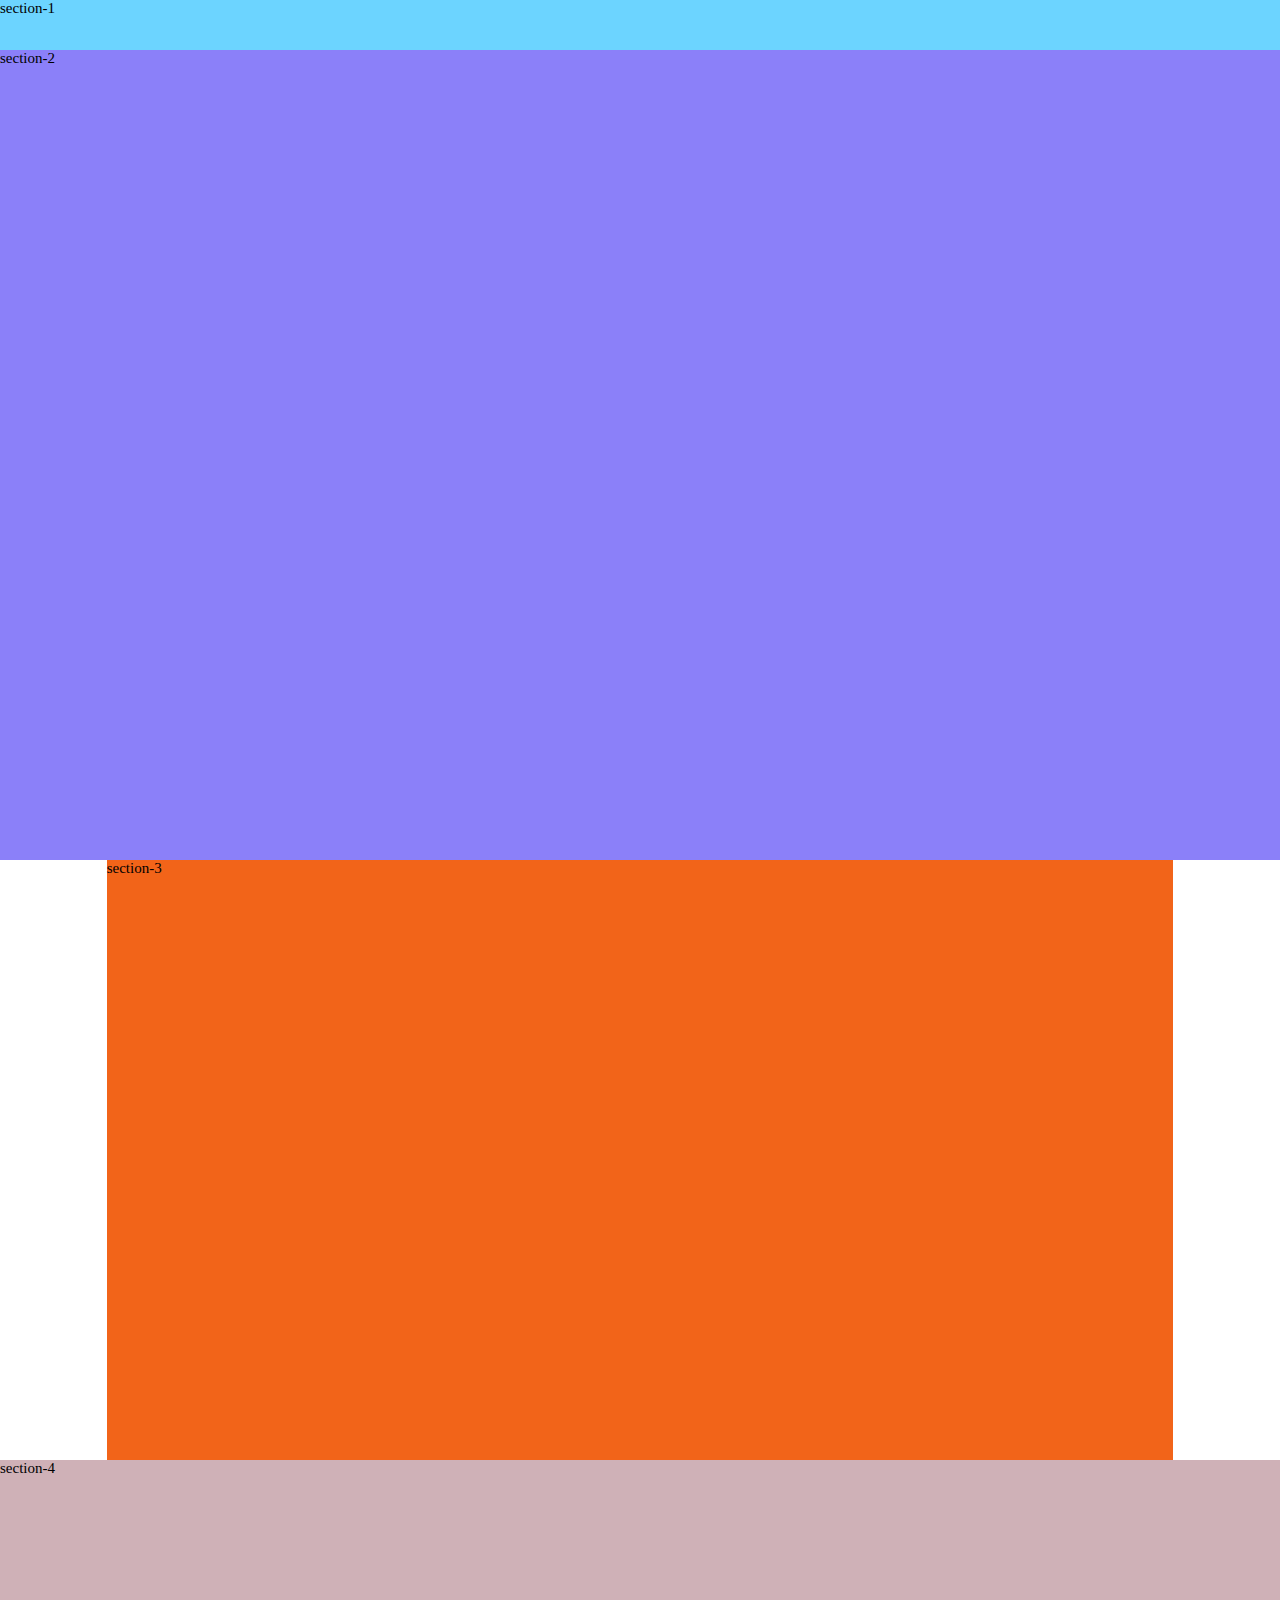
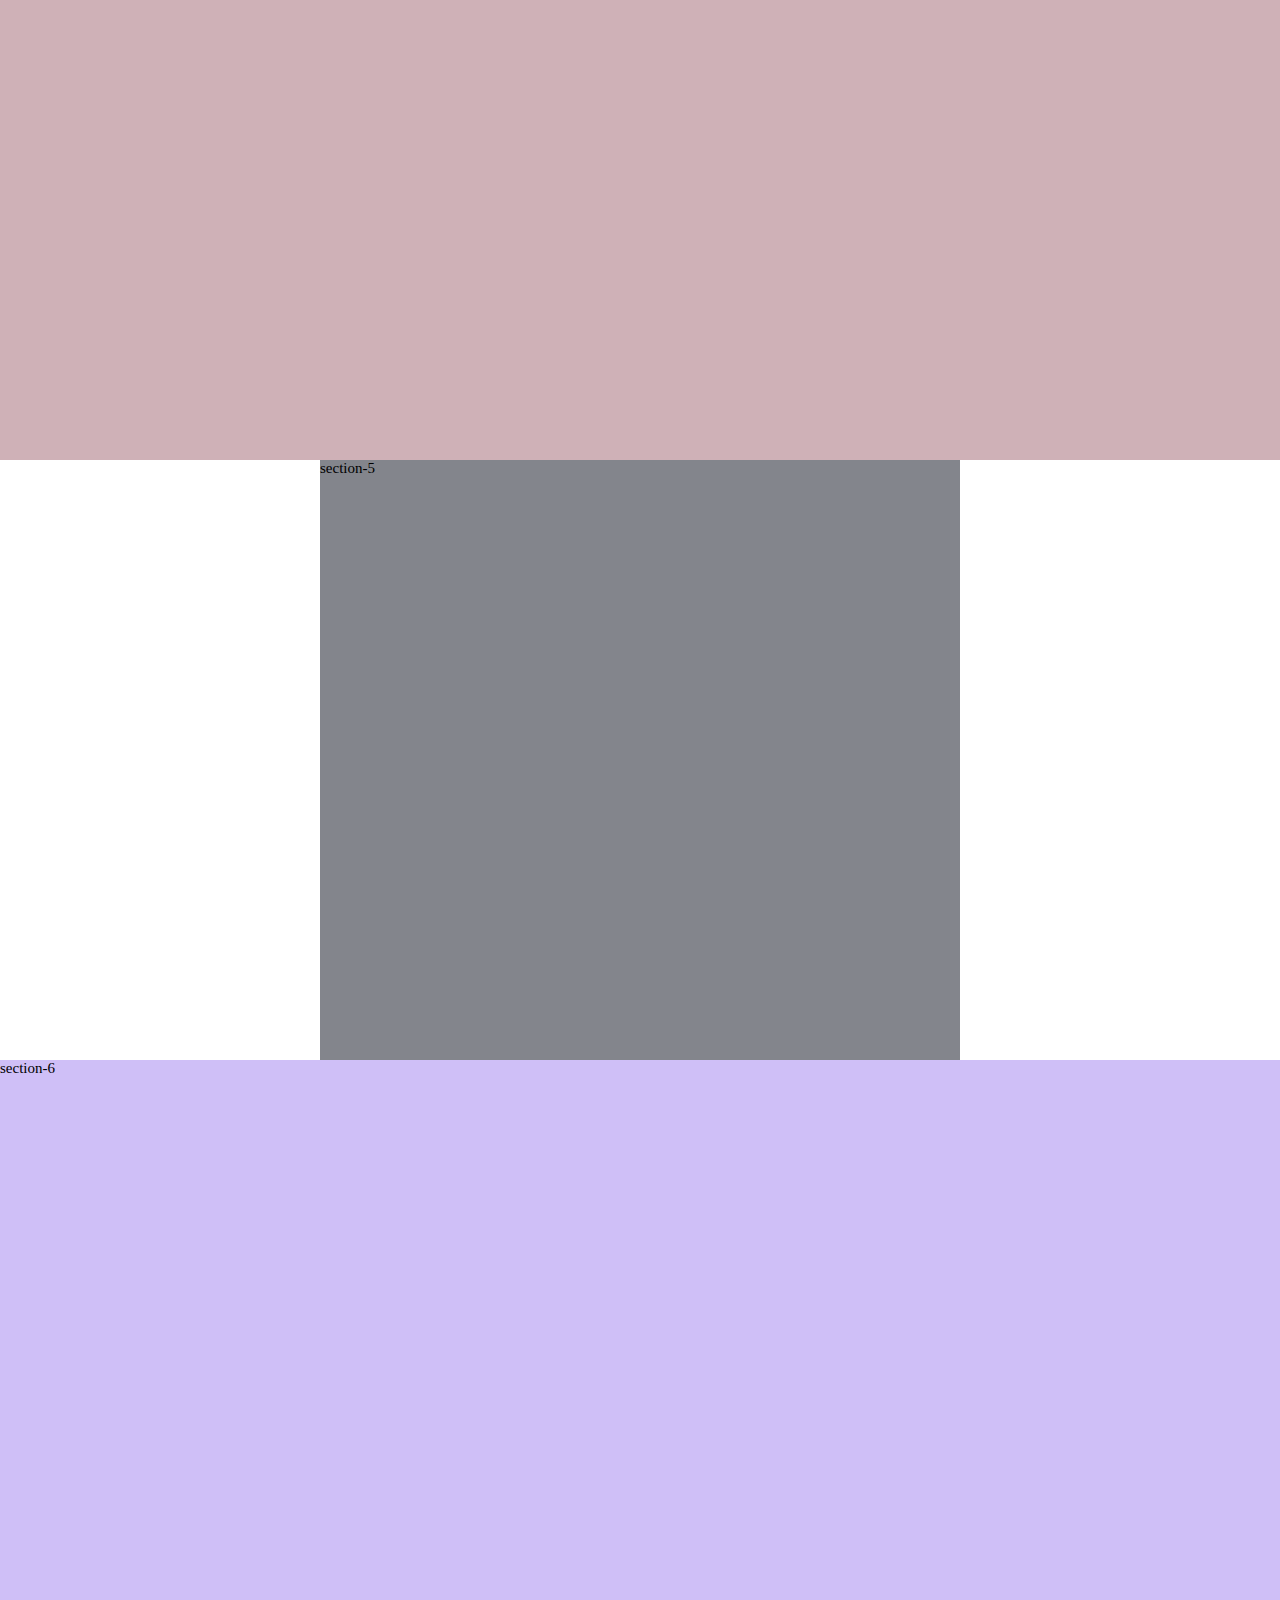
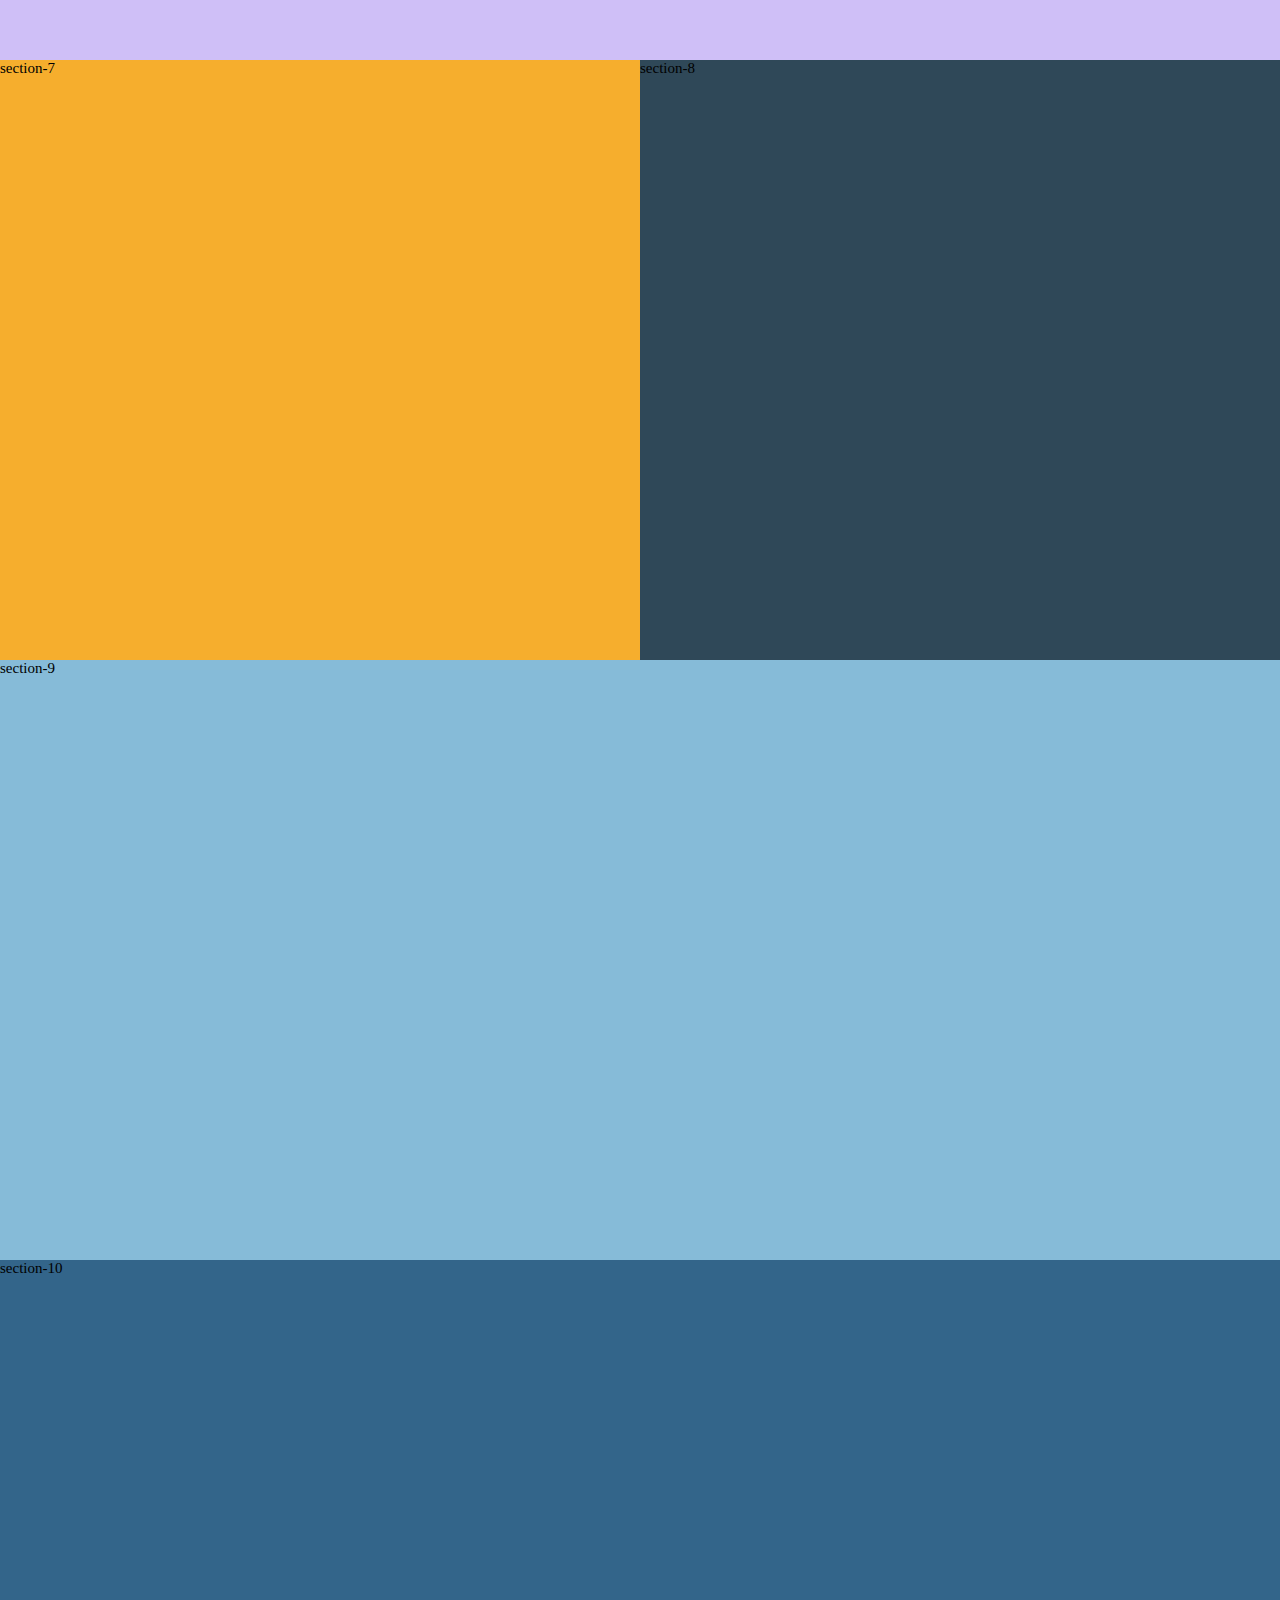
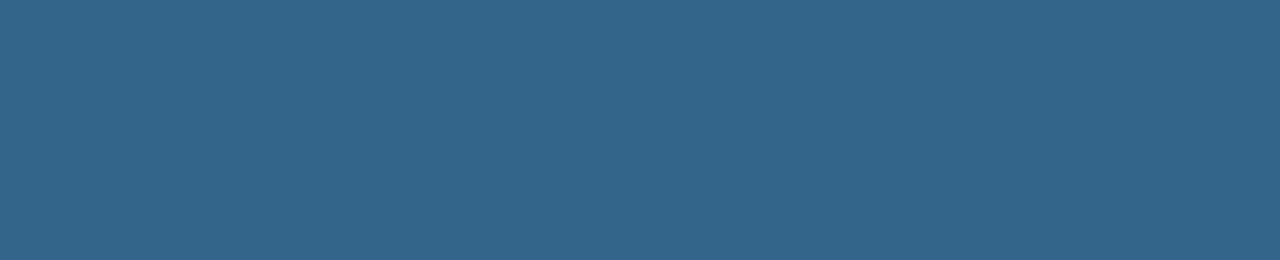
<file: CSS-HTML-projects/css-grid-responsive-layout/index.html>
<!DOCTYPE html>
<html lang="en">
  <head>
    <meta charset="UTF-8" />
    <meta http-equiv="X-UA-Compatible" content="IE=edge" />
    <meta name="viewport" content="width=device-width, initial-scale=1.0" />
    <title>Document</title>
    <link rel="stylesheet" href="./style.css" />
  </head>
  <body class="container">
    <section class="section-1">section-1</section>
    <section class="section-2">section-2</section>
    <section class="section-3">section-3</section>
    <section class="section-4">section-4</section>
    <section class="section-5">section-5</section>
    <section class="section-6">section-6</section>
    <section class="section-7">section-7</section>
    <section class="section-8">section-8</section>
    <section class="section-9">section-9</section>
    <section class="section-10">section-10</section>
  </body>
</html>
</file>
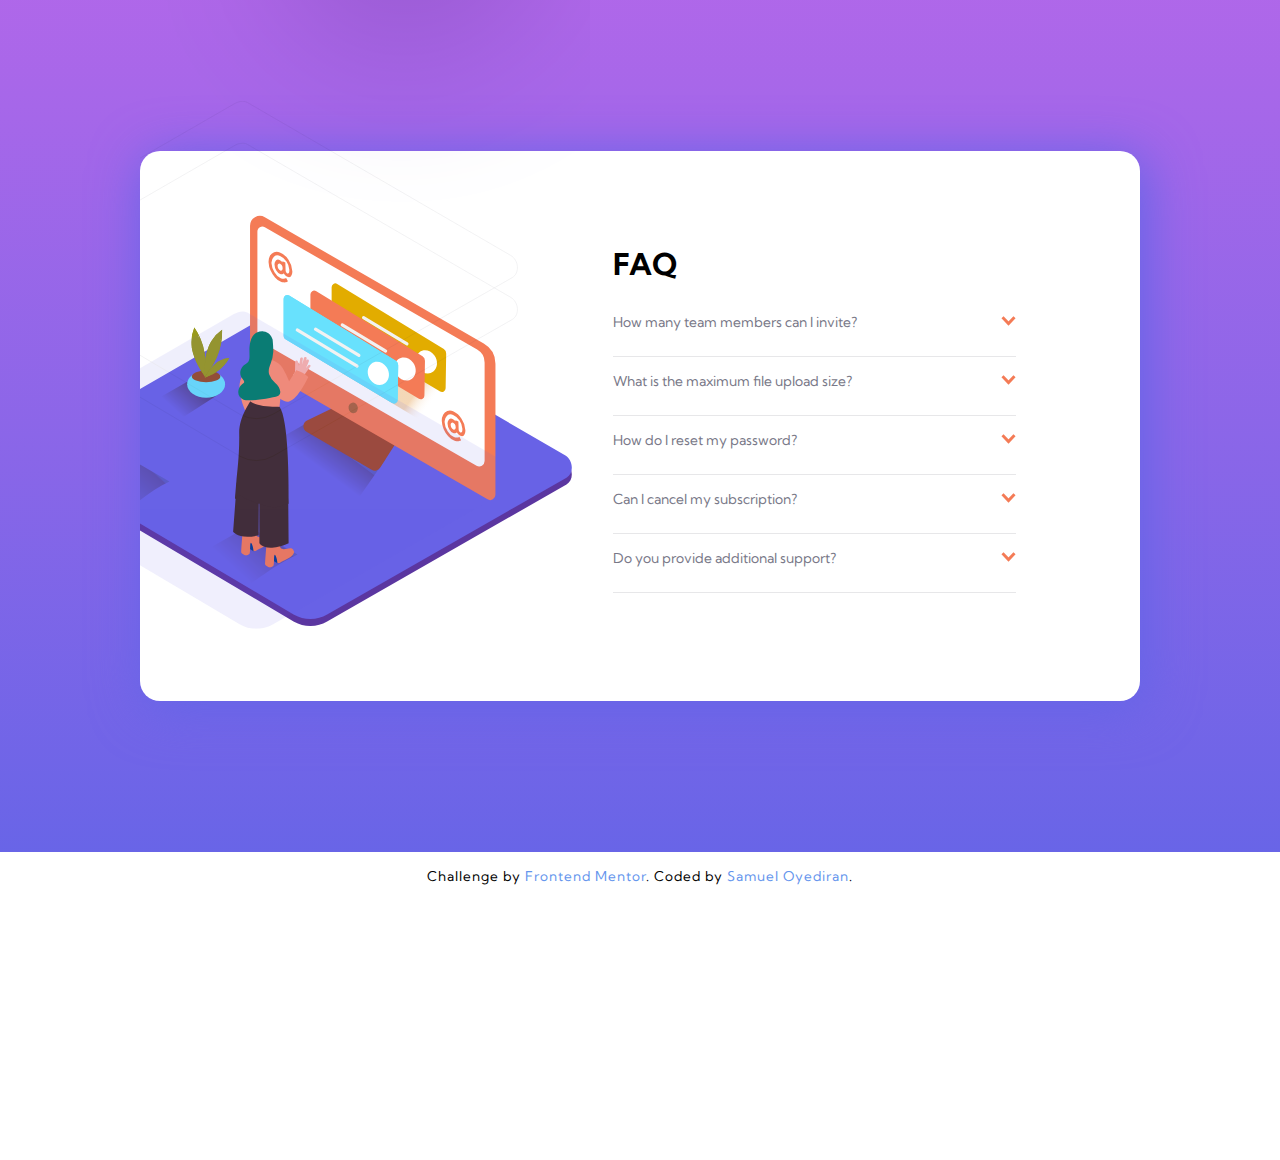
<file: CSS-HTML-projects/FAQ-Accordion/index.html>
<!DOCTYPE html>
<html lang="en">
  <head>
    <meta charset="UTF-8" />
    <meta name="viewport" content="width=device-width, initial-scale=1.0" />
    <!-- displays site properly based on user's device -->

    <link
      rel="icon"
      type="image/png"
      sizes="32x32"
      href="./images/favicon-32x32.png"
    />

    <title>Frontend Mentor | FAQ Accordion Card</title>

    <!-- Google Fonts -->
    <link
      href="https://fonts.googleapis.com/css2?family=Kumbh+Sans:wght@400;700&display=swap"
      rel="stylesheet"
    />

    <!-- CSS File -->
    <link rel="stylesheet" href="./style.css" />

    <!-- Javascript File -->
    <script defer src="./index.js"></script>

    <style>
      .attribution {
        font-size: 11px;
        text-align: center;
      }
      .attribution a {
        color: hsl(228, 45%, 44%);
      }
    </style>
  </head>
  <body>
    <main class="container">
      <div class="faq-container">
        <div class="faq">
          <!-- FAQ IMAGE -->
          <div class="faq__collage">
            <img src="./images/illustration-box-desktop.svg" alt="" />

            <img src="./images/illustration-woman-online-desktop.svg" alt="" />
            <img src="./images/bg-pattern-desktop.svg" alt="" />
          </div>
          <!-- FAQ Content -->
          <div class="faq__content">
            <h1 class="faq__content--title">FAQ</h1>

            <div class="faq__content-container">
              <div class="faq__content--card">
                <div class="faq__content--card__question">
                  <p>How many team members can I invite?</p>
                  <img
                    src="./images/icon-arrow-down.svg"
                    alt="An orange arrow icon"
                    title="Arrow Icon"
                  />
                </div>
                <div class="faq__content--card__answer">
                  <p>
                    You can invite up to 2 additional users on the Free plan.
                    There is no limit on team members for the Premium plan.
                  </p>
                </div>
                <span></span>
              </div>
              <div class="faq__content--card">
                <div class="faq__content--card__question">
                  <p>What is the maximum file upload size?</p>
                  <img
                    src="./images/icon-arrow-down.svg"
                    alt="An orange arrow icon"
                    title="Arrow Icon"
                  />
                </div>
                <div class="faq__content--card__answer">
                  <p>
                    No more than 2GB. All files in your account must fit your
                    allotted storage space.
                  </p>
                </div>
                <span></span>
              </div>
              <div class="faq__content--card">
                <div class="faq__content--card__question">
                  <p>How do I reset my password?</p>
                  <img
                    src="./images/icon-arrow-down.svg"
                    alt="An orange arrow icon"
                    title="Arrow Icon"
                  />
                </div>
                <div class="faq__content--card__answer">
                  <p>
                    Click “Forgot password” from the login page or “Change
                    password” from your profile page. A reset link will be
                    emailed to you.
                  </p>
                </div>
                <span></span>
              </div>
              <div class="faq__content--card">
                <div class="faq__content--card__question">
                  <p>Can I cancel my subscription?</p>
                  <img
                    src="./images/icon-arrow-down.svg"
                    alt="An orange arrow icon"
                    title="Arrow Icon"
                  />
                </div>
                <div class="faq__content--card__answer">
                  <p>
                    Yes! Send us a message and we’ll process your request no
                    questions asked.
                  </p>
                </div>
                <span></span>
              </div>
              <div class="faq__content--card">
                <div class="faq__content--card__question">
                  <p>Do you provide additional support?</p>
                  <img
                    src="./images/icon-arrow-down.svg"
                    alt="An orange arrow icon"
                    title="Arrow Icon"
                  />
                </div>
                <div class="faq__content--card__answer">
                  <p>
                    Chat and email support is available 24/7. Phone lines are
                    open during normal business hours.
                  </p>
                </div>
                <span></span>
              </div>
            </div>
          </div>
        </div>
      </div>

      <!-- Footer Component -->
      <footer class="footer">
        <div class="footer__attribution">
          Challenge by
          <a href="https://www.frontendmentor.io?ref=challenge" target="_blank"
            >Frontend Mentor</a
          >. Coded by
          <a href="https://www.github.com/soyed" target="_blank"
            >Samuel Oyediran</a
          >.
        </div>
      </footer>
    </main>
  </body>
</html>
</file>
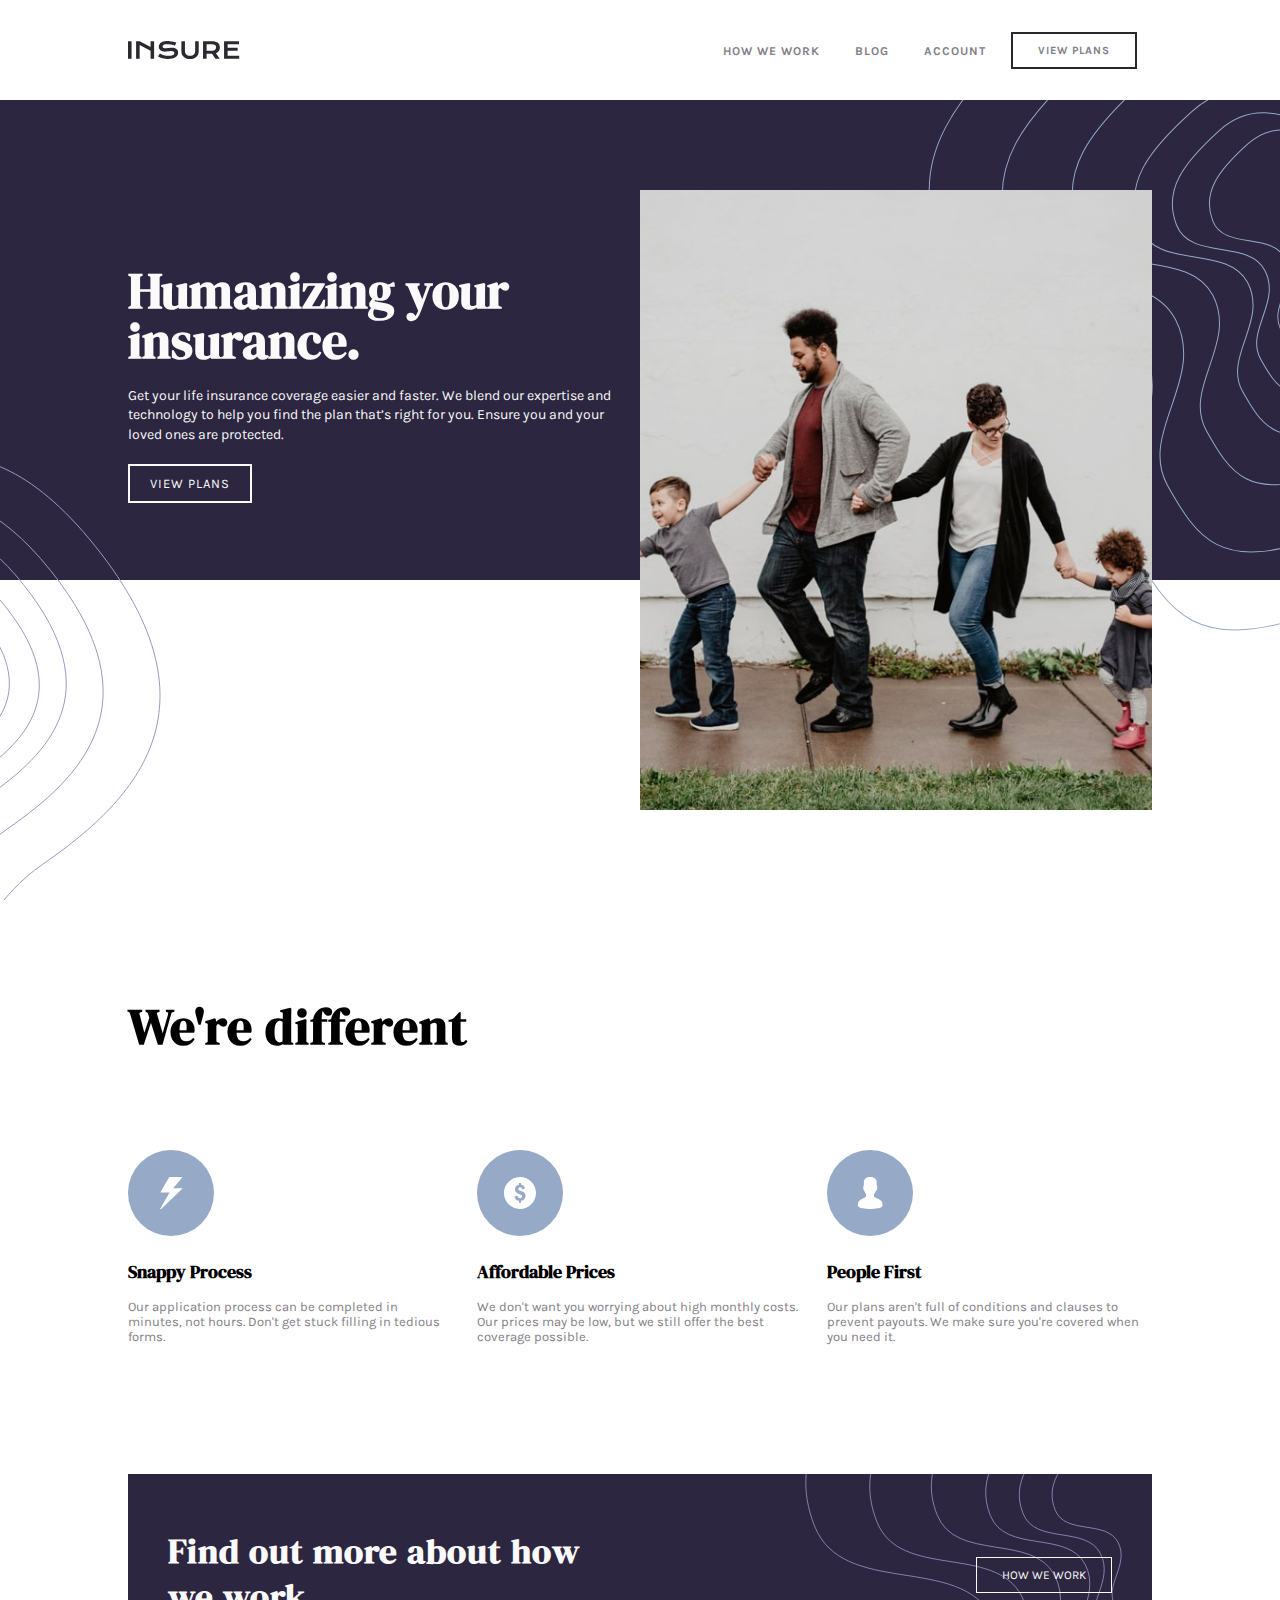
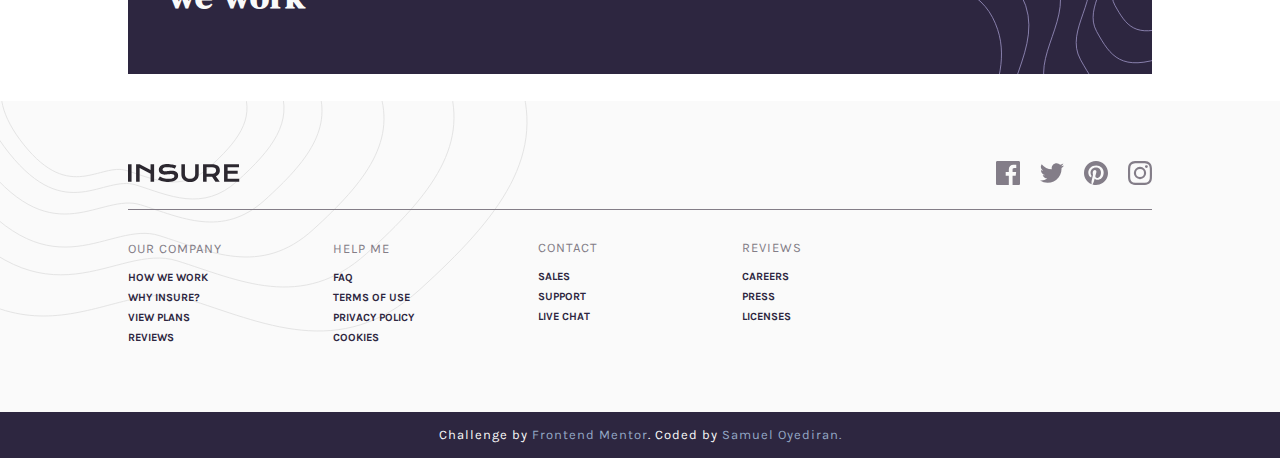
<file: CSS-HTML-projects/insure-landing-page/index.html>
<!DOCTYPE html>
<html lang="en">
  <head>
    <meta charset="UTF-8" />
    <meta name="viewport" content="width=device-width, initial-scale=1.0" />
    <!-- displays site properly based on user's device -->

    <link
      rel="icon"
      type="image/png"
      sizes="32x32"
      href="./images/favicon-32x32.png"
    />

    <title>Frontend Mentor | Insure landing page</title>

    <!-- Google Fonts -->
    <link
      href="https://fonts.googleapis.com/css2?family=DM+Serif+Display&family=Karla:wght@400;700&display=swap"
      rel="stylesheet"
    />
    <!-- CSS File -->
    <link rel="stylesheet" href="./style.css" />

    <!-- Javascript File -->
    <script defer src="./index.js"></script>
  </head>
  <body>
    <main class="container">
      <!-- Insure header -->
      <header class="header">
        <div class="header-container">
          <!-- Header Hamburger -->
          <div class="header__hamburger">
            <img src="./images/icon-hamburger.svg" alt="" />
          </div>

          <div class="header__nav--logo">
            <img
              src="./images/logo.svg"
              alt="Insure Logo"
              title="Insure Logo"
            />
          </div>

          <!-- Header Nav -->
          <nav class="header__nav">
            <ul class="header__nav--menu">
              <li><a href="#" aria-label="How We Work Link">how we work</a></li>
              <li><a href="#" aria-label="Blog Link">blog</a></li>
              <li><a href="#" aria-label="Account Link">account</a></li>
              <li>
                <a href="#" aria-label="Plans Link">View Plans</a>
              </li>
            </ul>
          </nav>
        </div>
      </header>
      <!-- Insure Hero -->
      <section class="hero">
        <div class="hero-container">
          <div class="hero__content">
            <h1 class="hero__content--title">Humanizing your insurance.</h1>
            <p class="hero__content--para">
              Get your life insurance coverage easier and faster. We blend our
              expertise and technology to help you find the plan that’s right
              for you. Ensure you and your loved ones are protected.
            </p>

            <div class="hero__content--plans">
              <a
                class="hero__content--plans"
                href="#"
                aria-label="View Plans Link"
                >View plans</a
              >
            </div>
          </div>

          <div class="hero__image">
            <img
              src="./images/image-intro-desktop.jpg"
              alt="Insure Hero Image"
              aria-labelledby="hero__intro-image"
              class="hero__image--desktop"
            />
            <img
              src="./images/image-intro-mobile.jpg"
              alt=""
              aria-labelledby="hero__intro-image"
              title="A photo containing a family of four."
              class="hero__image--mobile"
            />
            <p class="hero__intro-image hidden">Insure Hero Image</p>
          </div>
        </div>
      </section>
      <!-- Insure Services -->
      <section class="company">
        <div class="company-container">
          <div class="company__header">
            <h2 class="company__header--title">We're different</h2>
          </div>

          <div class="company__motto company__motto--process">
            <div class="company__motto--header">
              <img
                src="./images/icon-snappy-process.svg"
                alt="Snappy Process"
                title="Snappy Process"
              />
            </div>
            <div class="company__motto--content">
              <h3>Snappy Process</h3>
              <p>
                Our application process can be completed in minutes, not hours.
                Don't get stuck filling in tedious forms.
              </p>
            </div>
          </div>

          <div class="company__motto company__motto--prices">
            <div class="company__motto--header">
              <img
                src="./images/icon-affordable-prices.svg"
                alt="Affordable Prices"
                title="Affordable Prices"
              />
            </div>
            <div class="company__motto--content">
              <h3>Affordable Prices</h3>
              <p>
                We don't want you worrying about high monthly costs. Our prices
                may be low, but we still offer the best coverage possible.
              </p>
            </div>
          </div>

          <div class="company__motto company__motto--people">
            <div class="company__motto--header">
              <img
                src="./images/icon-people-first.svg"
                alt="People First"
                title="People First"
              />
            </div>
            <div class="company__motto--content">
              <h3>People First</h3>
              <p>
                Our plans aren't full of conditions and clauses to prevent
                payouts. We make sure you're covered when you need it.
              </p>
            </div>
          </div>

          <div class="company__work">
            <h2 class="company__work--title">
              Find out more about how we work
            </h2>
            <div class="company__work--more">
              <a aria-label="How we work Link">How we work</a>
            </div>
          </div>
        </div>
      </section>
      <!-- Insure footer -->
      <footer class="footer">
        <div class="footer-container">
          <!-- Footer Header -->
          <div class="footer__header">
            <div class="footer__header--logo">
              <img
                src="./images/logo.svg"
                alt="Insure Logo"
                title="Insure Logo"
              />
            </div>
            <ul class="footer__header--socials">
              <li>
                <a
                  href="https://facebook.com"
                  target="_blank"
                  aria-label="Facebook Website Link"
                >
                  <img
                    src="./images/icon-facebook.svg"
                    alt="Facebook Logo"
                    title="Facebook Logo"
                /></a>
              </li>
              <li>
                <a
                  href="https://twitter.com"
                  target="_blank"
                  aria-label="Twitter Website Link"
                >
                  <img
                    src="./images/icon-twitter.svg"
                    alt="Twitter Logo"
                    title="Twitter Logo"
                /></a>
              </li>
              <li>
                <a
                  href="https://pinterest.com"
                  target="_blank"
                  aria-label="PInterest Website Link"
                >
                  <img
                    src="./images/icon-pinterest.svg"
                    alt="PInterest Logo"
                    title="PInterest Logo"
                /></a>
              </li>
              <li>
                <a
                  href="https://instagram.com"
                  target="_blank"
                  aria-label="Instagram Website Link"
                >
                  <img
                    src="./images/icon-instagram.svg"
                    alt="Instagram Logo"
                    title="Instagram Logo"
                /></a>
              </li>
            </ul>
          </div>
          <!-- Footer Content -->
          <div class="footer__content">
            <div class="footer__content--company footer__content--column">
              <p>our company</p>
              <div>
                <p>how we work</p>
                <p>why insure?</p>
                <p>view plans</p>
                <p>reviews</p>
              </div>
            </div>
            <div class="footer__content--help footer__content--column">
              <p>help me</p>
              <div>
                <p>faq</p>
                <p>terms of use</p>
                <p>privacy policy</p>
                <p>cookies</p>
              </div>
            </div>
            <div class="footer__content--contact footer__content--column">
              <p>Contact</p>
              <div>
                <p>sales</p>
                <p>support</p>
                <p>live chat</p>
              </div>
            </div>
            <div class="footer__content--others footer__content--column">
              <p>reviews</p>
              <div>
                <p>careers</p>
                <p>press</p>
                <p>licenses</p>
              </div>
            </div>
          </div>
        </div>
      </footer>

      <div class="attribution">
        <p class="attribution__content">
          Challenge by
          <a href="https://www.frontendmentor.io?ref=challenge" target="_blank"
            >Frontend Mentor</a
          >. Coded by
          <a href="https://github.com/soyed" target="_blank"
            >Samuel Oyediran.</a
          >
        </p>
      </div>
    </main>
  </body>
</html>
</file>
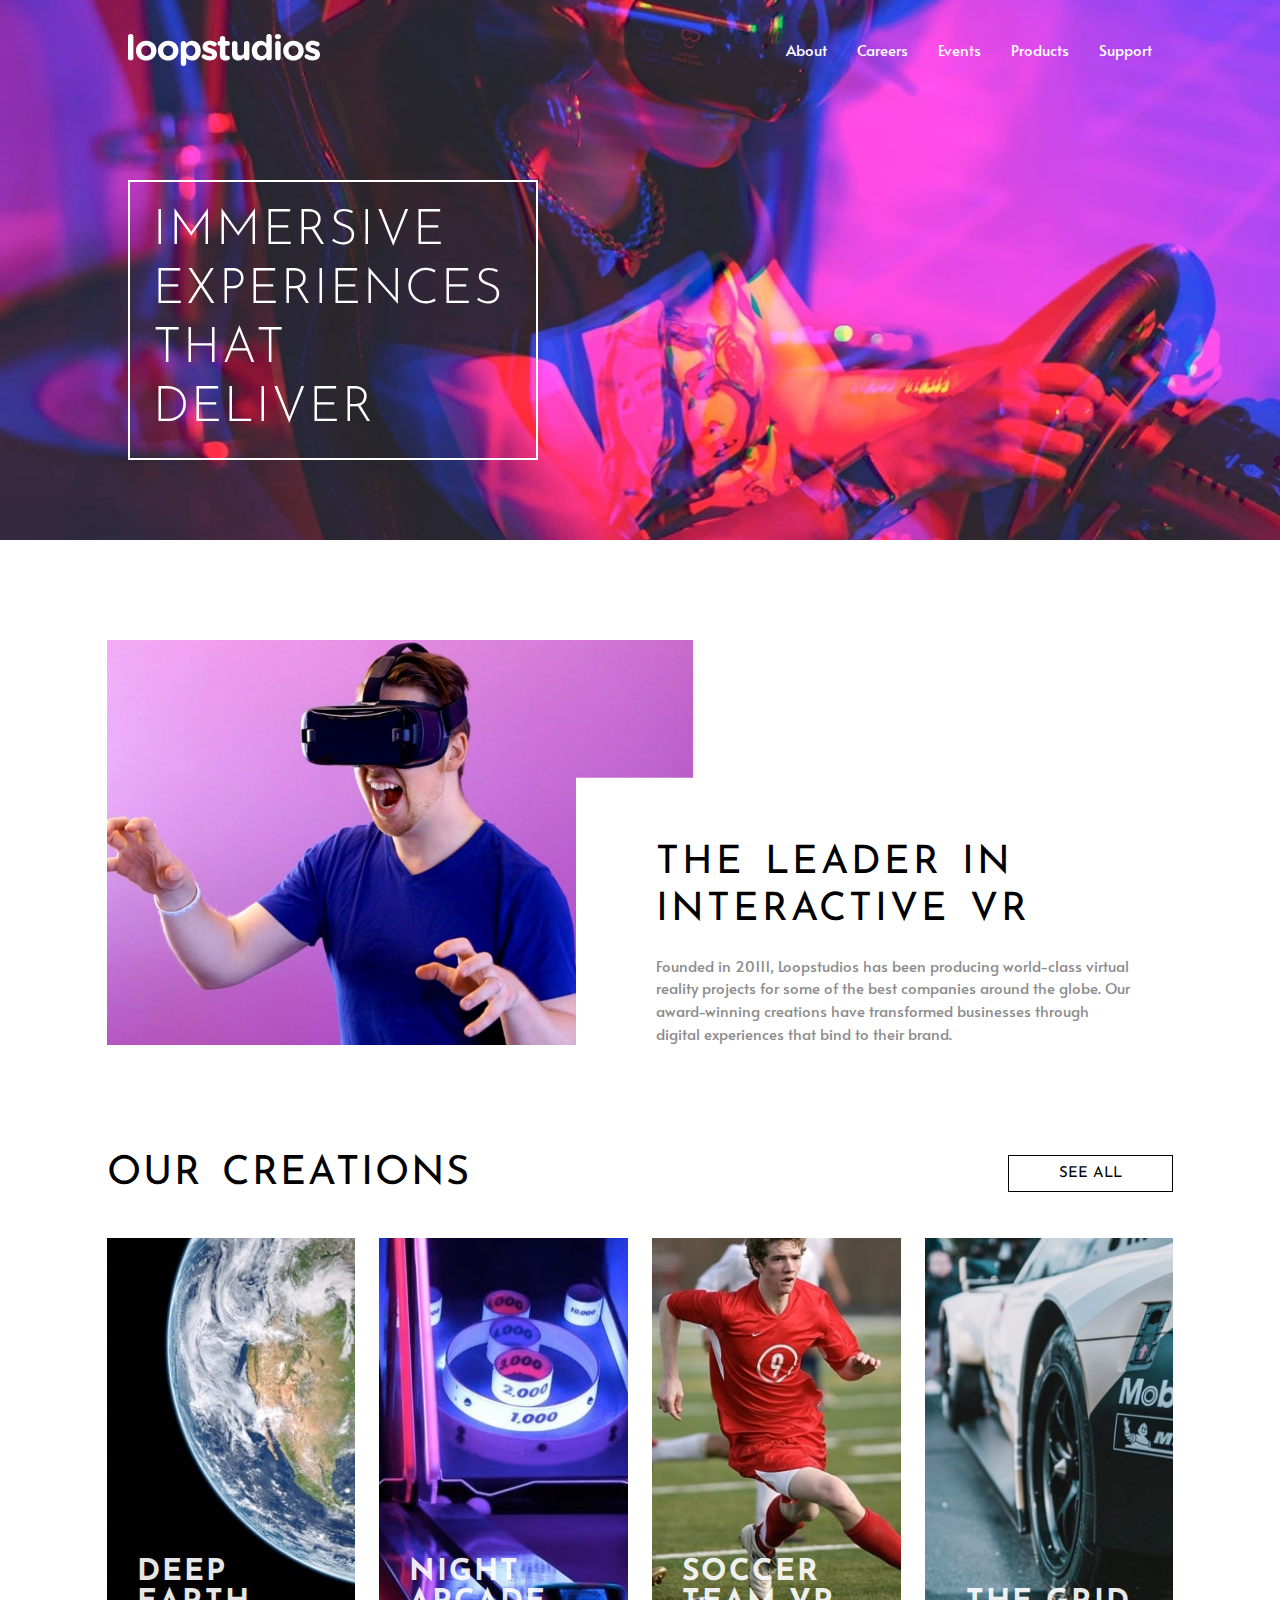
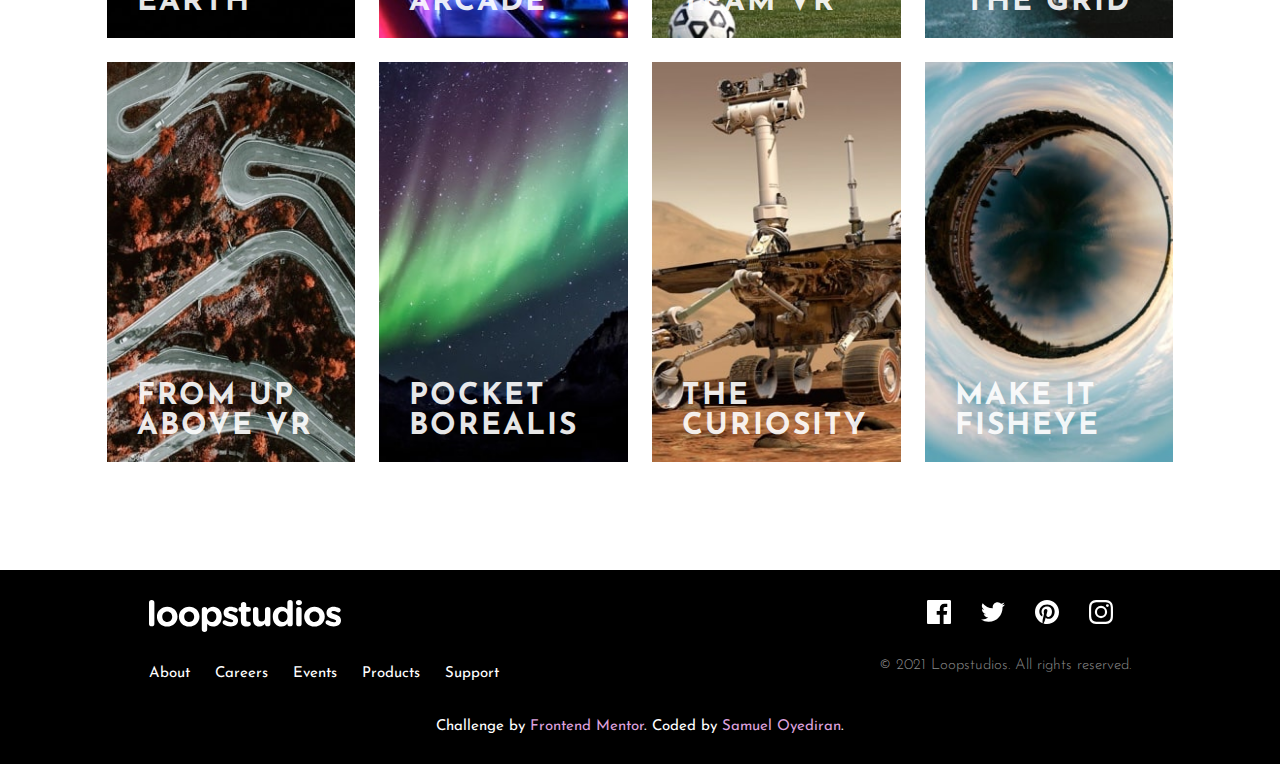
<file: CSS-HTML-projects/loopstudios/index.html>
<!DOCTYPE html>
<html lang="en">
  <head>
    <meta charset="UTF-8" />
    <meta name="viewport" content="width=device-width, initial-scale=1.0" />
    <!-- displays site properly based on user's device -->

    <link
      rel="icon"
      type="image/png"
      sizes="32x32"
      href="./images/favicon-32x32.png"
    />

    <title>Frontend Mentor | Loopstudios landing page</title>

    <!-- Google Fonts -->
    <link
      href="https://fonts.googleapis.com/css2?family=Alata&family=Josefin+Sans:wght@300&display=swap"
      rel="stylesheet"
    />
    <!-- CSS File -->
    <link rel="stylesheet" href="./style.css" />

    <!-- Javascript File -->
    <script defer src="./index.js"></script>
  </head>
  <body>
    <main class="container">
      <!-- Hero section -->
      <section class="hero">
        <!-- Header -->
        <header class="hero__header">
          <!-- Hero Hamburger Menu -->
          <div class="hero__header--hamburger">
            <img
              id="header__hamburger--icon"
              src="./images/icon-hamburger.svg"
              alt=""
            />
          </div>

          <!-- Hero Header title -->
          <div class="hero__header--nav__logo">
            <img
              src="./images/logo.svg"
              alt="Loopstudios Logo in a bold text"
              title="Loopstudios Logo"
            />
          </div>

          <nav class="hero__header--nav">
            <ul>
              <li><a href="#" aria-label="About Link">About</a></li>
              <li><a href="#" aria-label="Careers Link">Careers</a></li>
              <li><a href="#" aria-label="Events Link">Events</a></li>
              <li><a href="#" aria-label="Products Link">Products</a></li>
              <li><a href="#" aria-label="Support Link">Support</a></li>
            </ul>
          </nav>
        </header>

        <div class="hero__main">
          <div class="hero__main--content">
            <h1 class="hero__main--title">
              Immersive Experiences that deliver
            </h1>
          </div>
        </div>
      </section>
      <section class="company">
        <div class="company-container">
          <div class="company__image">
            <img
              src="./images/desktop/image-interactive.jpg"
              alt="A photo with a person using an virtual reality headset."
              title="Virtual Reality Image"
            />
          </div>

          <div class="company__content">
            <h2 class="company__content--title">
              The leader in interactive VR
            </h2>
            <p class="company__content--para">
              Founded in 20111, Loopstudios has been producing world-class
              virtual reality projects for some of the best companies around the
              globe. Our award-winning creations have transformed businesses
              through digital experiences that bind to their brand.
            </p>
          </div>
        </div>
      </section>

      <!-- Gallery Section -->
      <section class="gallery">
        <!-- Gallery Header -->
        <div class="gallery__header">
          <h2 class="gallery__header--title">Our Creations</h2>
        </div>
        <!-- Gallery Button -->
        <div class="gallery__more">
          <div class="gallery__more--btn">See All</div>
        </div>

        <!-- Gallery Cards -->
        <div class="gallery__card gallery__card--1">
          <h3 class="gallery__card--title">deep earth</h3>
        </div>

        <div class="gallery__card gallery__card--2">
          <h3 class="gallery__card--title">Night Arcade</h3>
        </div>

        <div class="gallery__card gallery__card--3">
          <h3 class="gallery__card--title">soccer team vr</h3>
        </div>

        <div class="gallery__card gallery__card--4">
          <h3 class="gallery__card--title">the grid</h3>
        </div>

        <div class="gallery__card gallery__card--5">
          <h3 class="gallery__card--title">from up above vr</h3>
        </div>

        <div class="gallery__card gallery__card--6">
          <h3 class="gallery__card--title">pocket borealis</h3>
        </div>

        <div class="gallery__card gallery__card--7">
          <h3 class="gallery__card--title">the curiosity</h3>
        </div>

        <div class="gallery__card gallery__card--8">
          <h3 class="gallery__card--title">make it fisheye</h3>
        </div>
      </section>

      <!-- Footer Section -->
      <footer class="footer">
        <div class="footer-container">
          <!-- Footer content -->
          <div class="footer__content">
            <div class="footer__content--title">
              <img
                src="./images/logo.svg"
                alt="Loopstudios logo in a white bold text"
                title="Loopstudios"
              />
            </div>

            <div class="footer__content--menu">
              <p>About</p>
              <p>Careers</p>
              <p>Events</p>
              <p>Products</p>
              <p>Support</p>
            </div>
          </div>
          <!-- Footer Socials -->
          <div class="footer__socials">
            <ul class="footer__socials--icons">
              <li>
                <a
                  href="https://facebook.com"
                  target="_blank"
                  aria-label="Facebook Icon Link"
                >
                  <img
                    src="./images/icon-facebook.svg"
                    alt="Facebook Logo with a white background and black text color"
                    title="Facebook Link"
                  />
                </a>
              </li>
              <li>
                <a
                  href="https://twitter.com"
                  target="_blank"
                  aria-label="Twitter Icon Link"
                >
                  <img
                    src="./images/icon-twitter.svg"
                    alt="Twitter Logo with a white background"
                    title="Twitter Link"
                  />
                </a>
              </li>
              <li>
                <a
                  href="https://pinterest.com"
                  target="_blank"
                  aria-label="PInterest Icon Link"
                >
                  <img
                    src="./images/icon-pinterest.svg"
                    alt="PInterest Logo with a white background and black text color"
                    title="PInterest Link"
                  />
                </a>
              </li>
              <li>
                <a
                  href="https://instagram.com"
                  target="_blank"
                  aria-label="Instagram Icon Link"
                >
                  <img
                    src="./images/icon-instagram.svg"
                    alt="Instagram Logo with a white border, and black background color"
                    title="Instagram Link"
                  />
                </a>
              </li>
            </ul>

            <p class="footer__socials--copyright">
              &copy; 2021 Loopstudios. All rights reserved.
            </p>
          </div>
        </div>

        <div class="footer__attribution">
          Challenge by
          <a href="https://www.frontendmentor.io?ref=challenge" target="_blank"
            >Frontend Mentor</a
          >. Coded by
          <a href="https://github.com/soyed" target="_blank">Samuel Oyediran</a
          >.
        </div>
      </footer>
    </main>
  </body>
</html>
</file>
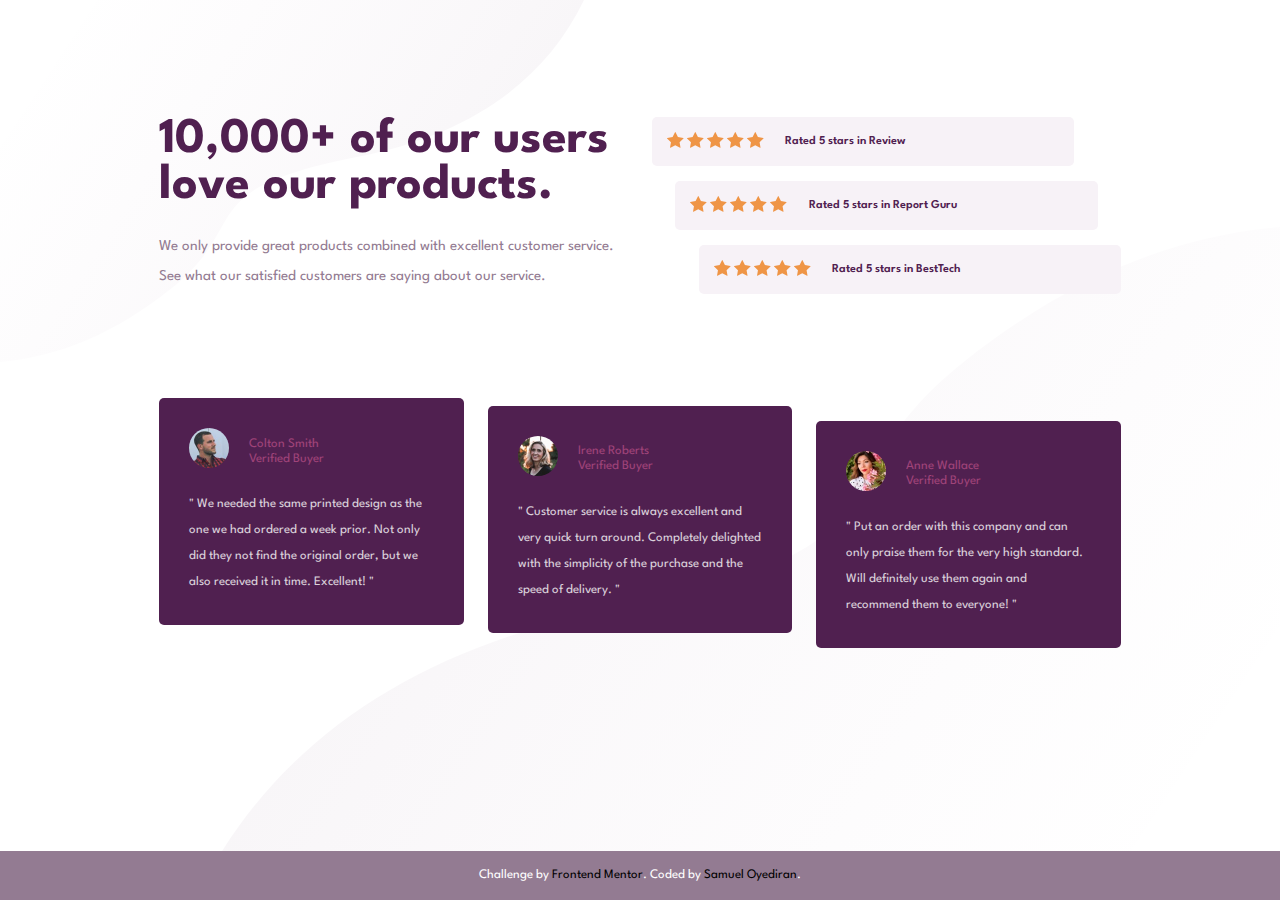
<file: CSS-HTML-projects/social-proof/index.html>
<!DOCTYPE html>
<html lang="en">
  <head>
    <meta charset="UTF-8" />
    <meta name="viewport" content="width=device-width, initial-scale=1.0" />
    <!-- displays site properly based on user's device -->

    <link
      rel="icon"
      type="image/png"
      sizes="32x32"
      href="./images/favicon-32x32.png"
    />

    <title>Frontend Mentor | Social proof section</title>

    <!-- Google Fonts -->
    <link
      href="https://fonts.googleapis.com/css2?family=Spartan:wght@400;500;700&display=swap"
      rel="stylesheet"
    />

    <!-- CSS File -->
    <link rel="stylesheet" href="./style.css" />
  </head>
  <body>
    <main class="container">
      <!-- Product section -->
      <section class="product">
        <!-- Product Details -->
        <div class="product__details">
          <h1 class="product__details--title">
            10,000+ of our users love our products.
          </h1>
          <p class="product__details--para">
            We only provide great products combined with excellent customer
            service. See what our satisfied customers are saying about our
            service.
          </p>
        </div>
        <div class="product__reviews">
          <!-- Product Review 1 -->
          <div class="product__reviews--card product__reviews--card-1">
            <div class="product__reviews--card__rating">
              <img src="./images/icon-star.svg" alt="review-rating" />
              <img src="./images/icon-star.svg" alt="review-rating" />
              <img src="./images/icon-star.svg" alt="review-rating" />
              <img src="./images/icon-star.svg" alt="review-rating" />
              <img src="./images/icon-star.svg" alt="review-rating" />
            </div>
            <div class="product__reviews--card__text">
              <p>Rated 5 stars in Review</p>
            </div>
          </div>
          <!-- Product Review 2 -->
          <div class="product__reviews--card product__reviews--card-2">
            <div class="product__reviews--card__rating">
              <img src="./images/icon-star.svg" alt="review-rating" />
              <img src="./images/icon-star.svg" alt="review-rating" />
              <img src="./images/icon-star.svg" alt="review-rating" />
              <img src="./images/icon-star.svg" alt="review-rating" />
              <img src="./images/icon-star.svg" alt="review-rating" />
            </div>
            <div class="product__reviews--card__text">
              <p>Rated 5 stars in Report Guru</p>
            </div>
          </div>
          <!-- Product Review 3 -->
          <div class="product__reviews--card product__reviews--card-3">
            <div class="product__reviews--card__rating">
              <img src="./images/icon-star.svg" alt="review-rating" />
              <img src="./images/icon-star.svg" alt="review-rating" />
              <img src="./images/icon-star.svg" alt="review-rating" />
              <img src="./images/icon-star.svg" alt="review-rating" />
              <img src="./images/icon-star.svg" alt="review-rating" />
            </div>
            <div class="product__reviews--card__text">
              <p>Rated 5 stars in BestTech</p>
            </div>
          </div>
        </div>
      </section>
      <!-- testimonial section -->
      <div class="testimonial">
        <!-- testimonial 1 -->
        <div class="testimonial__card testimonial__card--1">
          <!-- testimonial Profile -->
          <div class="testimonial__card--header">
            <!-- profile image -->
            <div class="testimonial__card--header__profile">
              <img src="./images/image-colton.jpg" alt="Colton's Photo" />
            </div>
            <!-- profile name -->
            <div class="testimonial__card--header__content">
              <p>Colton Smith</p>
              <p>Verified Buyer</p>
            </div>
          </div>
          <!-- testimonial content -->
          <p class="testimonial__card--para">
            " We needed the same printed design as the one we had ordered a week
            prior. Not only did they not find the original order, but we also
            received it in time. Excellent! "
          </p>
        </div>
        <div class="testimonial__card testimonial__card--2">
          <!-- testimonial Profile -->
          <div class="testimonial__card--header">
            <!-- profile image -->
            <div class="testimonial__card--header__profile">
              <img src="./images/image-irene.jpg" alt="Irene's Photo" />
            </div>
            <!-- profile name -->
            <div class="testimonial__card--header__content">
              <p>Irene Roberts</p>
              <p>Verified Buyer</p>
            </div>
          </div>
          <!-- testimonial content -->
          <p class="testimonial__card--para">
            " Customer service is always excellent and very quick turn around.
            Completely delighted with the simplicity of the purchase and the
            speed of delivery. "
          </p>
        </div>
        <div class="testimonial__card testimonial__card--3">
          <!-- testimonial Profile -->
          <div class="testimonial__card--header">
            <!-- profile image -->
            <div class="testimonial__card--header__profile">
              <img src="./images/image-anne.jpg" alt="Anne's Photo" />
            </div>
            <!-- profile name -->
            <div class="testimonial__card--header__content">
              <p>Anne Wallace</p>
              <p>Verified Buyer</p>
            </div>
          </div>
          <!-- testimonial content -->
          <p class="testimonial__card--para">
            " Put an order with this company and can only praise them for the
            very high standard. Will definitely use them again and recommend
            them to everyone! "
          </p>
        </div>
      </div>
      <!-- footer -->
      <footer class="footer">
        <p class="attribution">
          Challenge by
          <a href="https://www.frontendmentor.io?ref=challenge" target="_blank"
            >Frontend Mentor</a
          >. Coded by
          <a href="https://github.com/soyed" target="_blank">Samuel Oyediran</a
          >.
        </p>
      </footer>
    </main>
  </body>
</html>
</file>
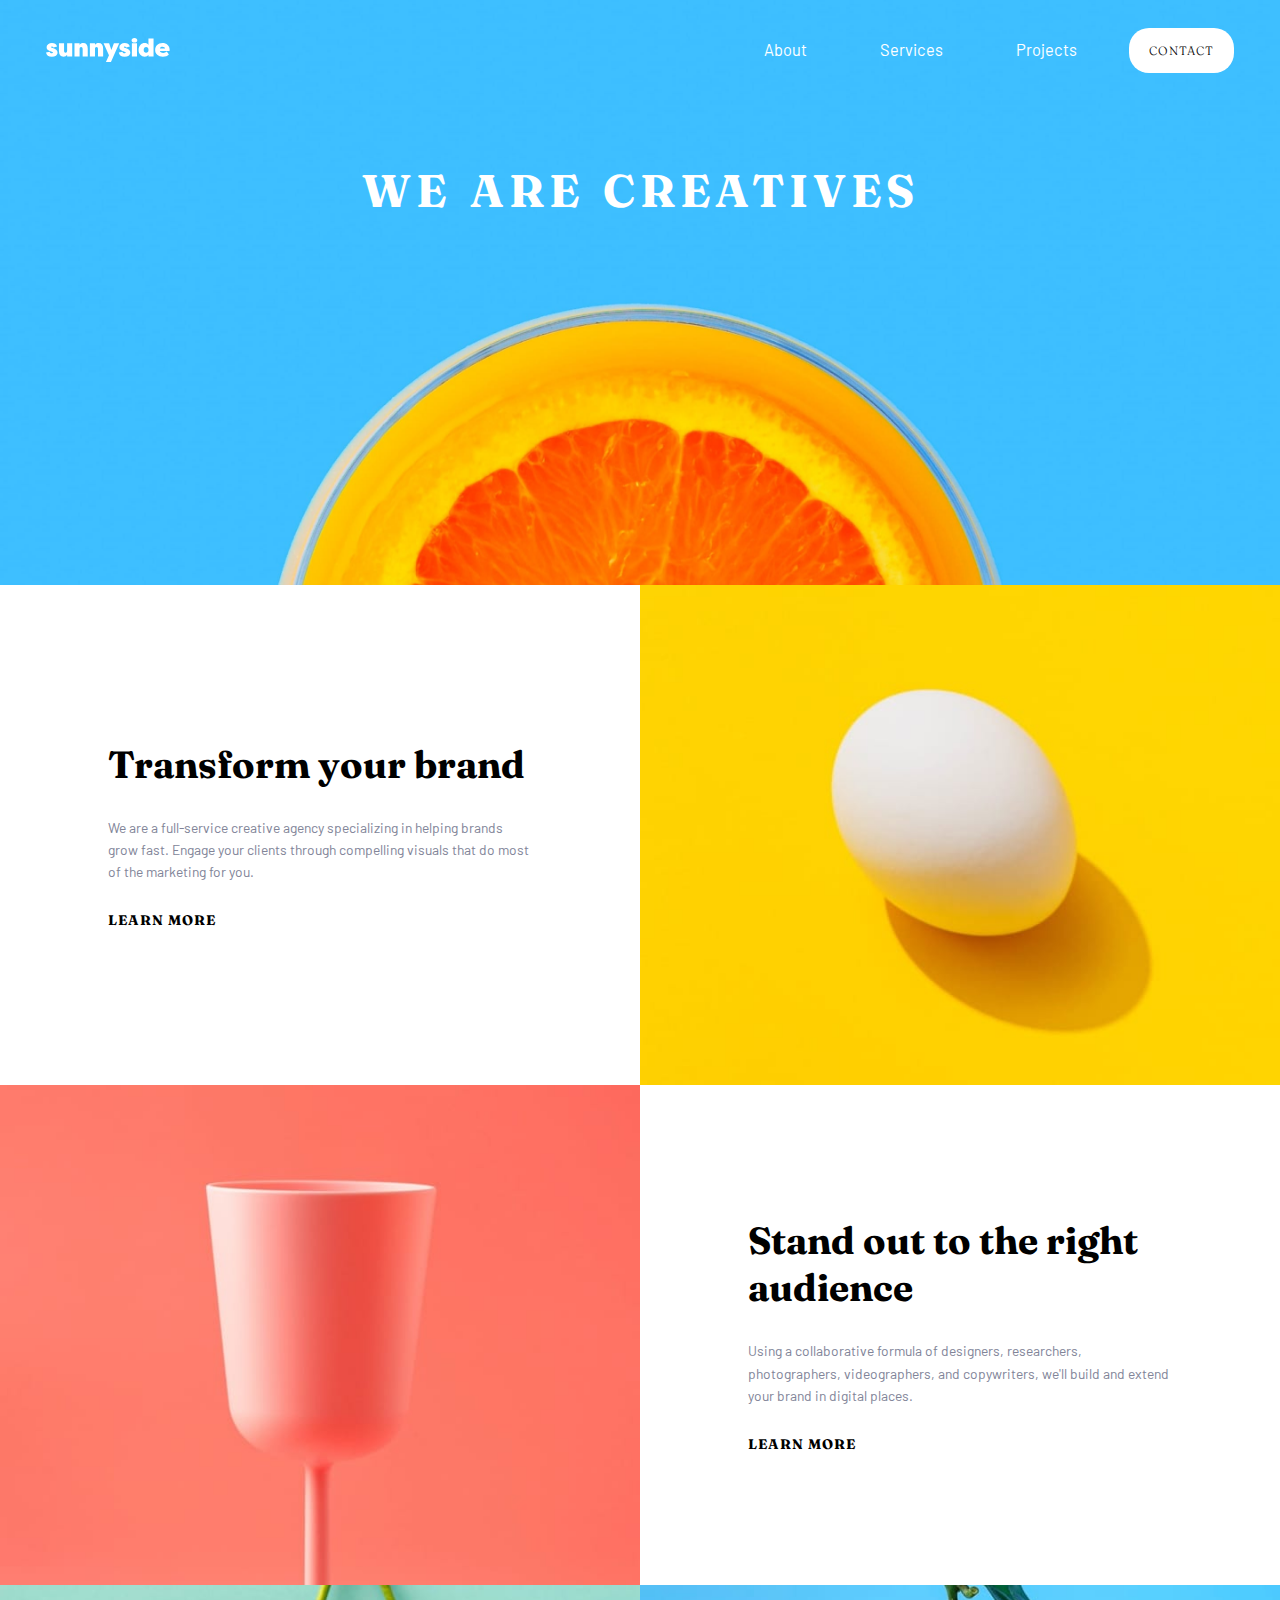
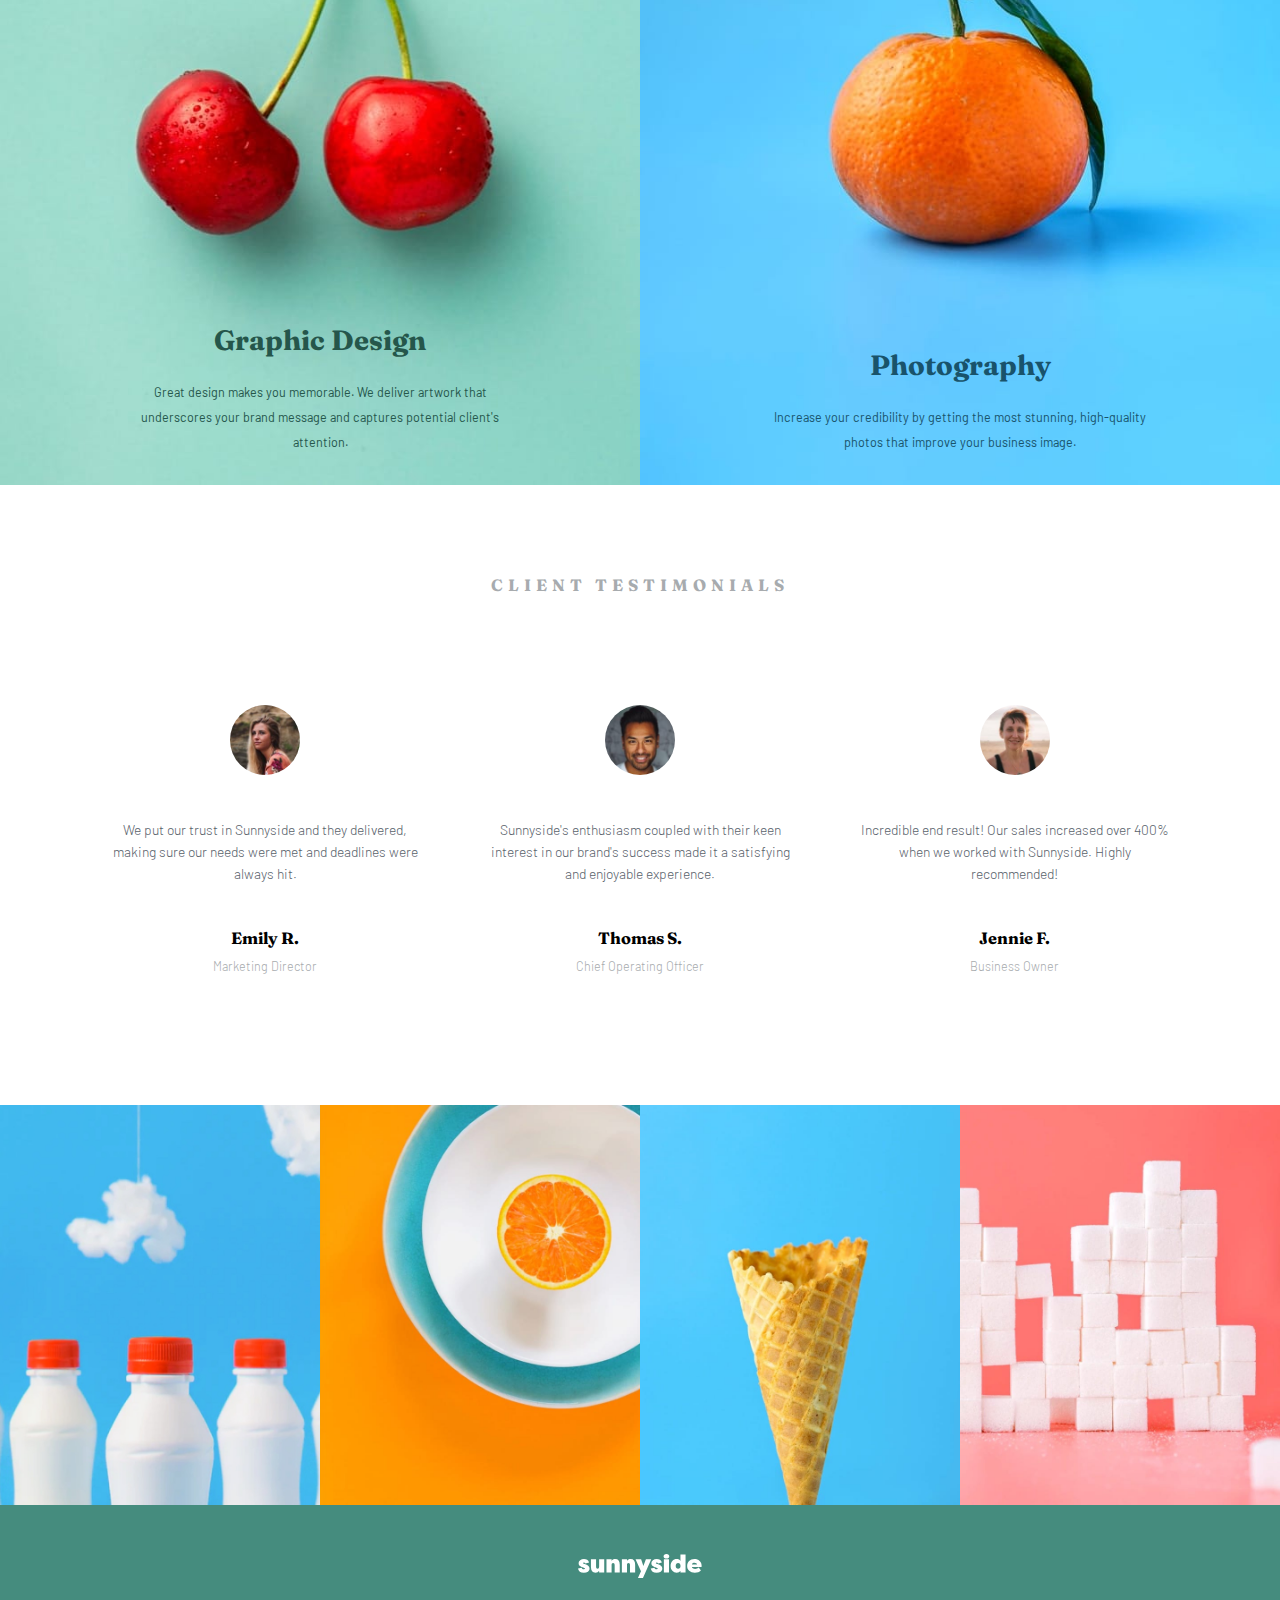
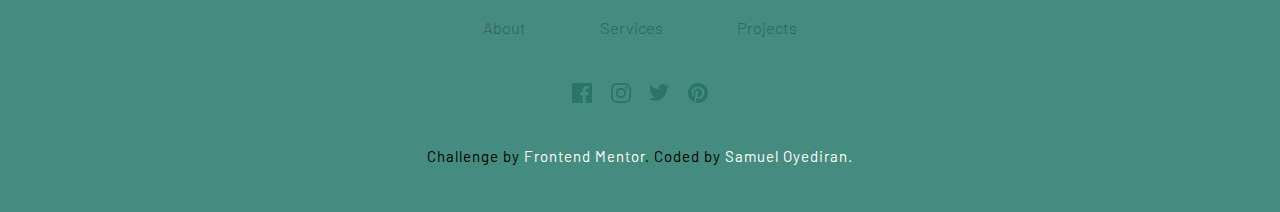
<file: CSS-HTML-projects/sunnyside-agency/index.html>
<!DOCTYPE html>
<html lang="en">
  <head>
    <meta charset="UTF-8" />
    <meta name="viewport" content="width=device-width, initial-scale=1.0" />
    <!-- displays site properly based on user's device -->

    <link
      rel="icon"
      type="image/png"
      sizes="32x32"
      href="./images/favicon-32x32.png"
    />

    <title>Frontend Mentor | Sunnyside agency landing page</title>

    <!-- Google Fonts -->
    <link
      href="https://fonts.googleapis.com/css2?family=Barlow:wght@600&family=Fraunces:wght@700;900&display=swap"
      rel="stylesheet"
    />

    <!-- CSS File -->
    <link rel="stylesheet" href="./style.css" />

    <!-- Javascript File -->
    <script defer src="./index.js"></script>
  </head>
  <body>
    <main class="container">
      <!-- Hero  -->

      <section class="hero">
        <header class="hero__header">
          <!-- Header Hamburger -->
          <div class="hero__header--hamburger hidden">
            <img
              src="./images/icon-hamburger.svg"
              alt="Sunnyside menu icon displaying all navigation items"
              title="Sunnyside Menu Icon"
              class="hero__header--hamburger__icon"
            />
          </div>
          <!-- Header Nav  -->
          <nav class="hero__header--nav">
            <!-- Nav Title -->
            <a
              href="#"
              aria-label="Sunnyside Home page Link"
              class="hero__header--nav__logo"
            >
              <img
                src="./images/logo.svg"
                alt="Sunnyside Logo in a bold, and white text."
                title="Sunnyside Logo"
              />
            </a>
            <!-- Nav Items -->
            <ul class="hero__header--nav__list">
              <li class="hero__header--nav__list--item">
                <a href="#" aria-label="About Page Link">About</a>
              </li>
              <li class="hero__header--nav__list--item">
                <a href="#" aria-label="Services Page Link">Services</a>
              </li>
              <li class="hero__header--nav__list--item">
                <a href="#" aria-label="Projects Page Link">Projects</a>
              </li>
              <div class="hero__header--nav__list--item">
                <button
                  class="hero__header--nav__contact--btn"
                  aria-label="Contact Us Button"
                >
                  Contact
                </button>
              </div>
            </ul>
          </nav>
        </header>

        <!-- Hero Section -->
        <section class="hero__main">
          <h1 class="hero__main--title">We are Creatives</h1>
          <!-- the white mark -->
          <div></div>
        </section>
      </section>

      <!-- Services -->
      <section class="services">
        <div class="services__card services__card--1">
          <h2 class="services__card--title">Transform your brand</h2>
          <p class="services__card--para">
            We are a full-service creative agency specializing in helping brands
            grow fast. Engage your clients through compelling visuals that do
            most of the marketing for you.
          </p>
          <a href="#" class="services__card--link" aria-label="Learn more link"
            >Learn more</a
          >
        </div>
        <div class="services__card services__card--2">
          <!-- <div class="services__card--content">
            <img
              src="./images/desktop/image-transform.jpg"
              alt="An image containing a white egg on a yellow background."
              title="Egg Image"
              class="active--image"
            />
            <img
              src="./images/mobile/image-transform.jpg"
              alt="An image containing a white egg on a yellow background."
              title="Egg Image"
              class="hidden-image"
            />
          </div> -->
        </div>
        <div class="services__card services__card--3">
          <!-- <div class="services__card--content">
            <img
              src="./images/desktop/image-stand-out.jpg"
              alt="An image containing a light pink wine cup on a dark pink background."
              title="Wine Cup Image"
              class="active--image"
            />
            <img
              src="./images/mobile/image-stand-out.jpg"
              alt="An image containing a light pink wine cup on a dark pink background."
              title="Wine Cup Image"
              class="hidden-image"
            />
          </div> -->
        </div>
        <div class="services__card services__card--4">
          <h2 class="services__card--title">Stand out to the right audience</h2>
          <p class="services__card--para">
            Using a collaborative formula of designers, researchers,
            photographers, videographers, and copywriters, we'll build and
            extend your brand in digital places.
          </p>
          <a href="#" class="services__card--link" aria-label="Learn more link"
            >Learn more</a
          >
        </div>
        <div class="services__card services__card--5">
          <h2 class="services__card--title">Graphic Design</h2>
          <p class="services__card--para">
            Great design makes you memorable. We deliver artwork that
            underscores your brand message and captures potential client's
            attention.
          </p>
        </div>
        <div class="services__card services__card--6">
          <h2 class="services__card--title">Photography</h2>
          <p class="services__card--para">
            Increase your credibility by getting the most stunning, high-quality
            photos that improve your business image.
          </p>
        </div>
      </section>
      <!-- Testimonials -->
      <section class="testimonials">
        <div class="testimonials__heading">
          <h2 class="testimonials__heading--title">Client Testimonials</h2>
        </div>

        <div class="testimonials--card">
          <div class="testimonials--card__heading">
            <img
              src="./images/image-emily.jpg"
              alt="A photo of Emily in a flower patterned shirt"
              title="Emily R's photo"
            />
          </div>
          <div class="testimonials--card__message">
            <p>
              We put our trust in Sunnyside and they delivered, making sure our
              needs were met and deadlines were always hit.
            </p>
          </div>
          <div class="testimonials--card__title">
            <h3>Emily R.</h3>
            <p>Marketing Director</p>
          </div>
        </div>
        <div class="testimonials--card">
          <div class="testimonials--card__heading">
            <img
              src="./images/image-thomas.jpg"
              alt="A photo of Thomas in white t-shirt in a grayish background."
              title="Emily R's photo"
            />
          </div>
          <div class="testimonials--card__message">
            <p>
              Sunnyside's enthusiasm coupled with their keen interest in our
              brand's success made it a satisfying and enjoyable experience.
            </p>
          </div>
          <div class="testimonials--card__title">
            <h3>Thomas S.</h3>
            <p>Chief Operating Officer</p>
          </div>
        </div>
        <div class="testimonials--card">
          <div class="testimonials--card__heading">
            <img
              src="./images/image-jennie.jpg"
              alt="A photo of Jennie in a black top"
              title="Emily R's photo"
            />
          </div>
          <div class="testimonials--card__message">
            <p>
              Incredible end result! Our sales increased over 400% when we
              worked with Sunnyside. Highly recommended!
            </p>
          </div>
          <div class="testimonials--card__title">
            <h3>Jennie F.</h3>
            <p>Business Owner</p>
          </div>
        </div>
      </section>
      <!-- Gallery  -->
      <div class="gallery">
        <div class="gallery__item gallery__item--1">
          <img
            src="./images/desktop/image-gallery-milkbottles.jpg"
            aria-labelledby="gallery__item--bottle"
            title="Milk Bottles"
          />
          <img
            src="./images/mobile/image-gallery-milkbottles.jpg"
            aria-labelledby="gallery__item--bottle"
            title="Milk Bottles"
            class="hidden"
          />
          <p id="gallery__item--bottle" class="hidden">
            A image containing milk bottles in a sky blue background with some
            clouds displaying.
          </p>
        </div>
        <div class="gallery__item gallery__item--2">
          <img
            src="./images/desktop/image-gallery-orange.jpg"
            aria-labelledby="gallery__item--orange"
            title="Orange"
          />
          <img
            src="./images/mobile/image-gallery-orange.jpg"
            aria-labelledby="gallery__item--orange"
            title="Orange Image"
            class="hidden"
          />
          <p id="gallery__item--orange" class="hidden">
            A image containing half an orange placed inside a white and sky blue
            dish, in an orange background.
          </p>
        </div>
        <div class="gallery__item gallery__item--3">
          <img
            src="./images/desktop/image-gallery-cone.jpg"
            aria-labelledby="gallery__item--cone"
            title="Ice cream cone Image"
          />
          <img
            src="./images/mobile/image-gallery-cone.jpg"
            aria-labelledby="gallery__item--cone"
            title="Ice cream cone Image"
            class="hidden"
          />
          <p id="gallery__item--cone" class="hidden">
            A image containing an ice cream cone in a sky blue background.
          </p>
        </div>
        <div class="gallery__item gallery__item--4">
          <img
            src="./images/desktop/image-gallery-sugarcubes.jpg"
            aria-labelledby="gallery__item--sugar"
            title="Sugar Cubes Image"
          />
          <img
            src="./images/mobile/image-gallery-sugar-cubes.jpg"
            aria-labelledby="gallery__item--sugar"
            title="Sugar Cubes Image"
            class="hidden"
          />
          <p id="gallery__item--cone" class="hidden">
            A image containing sugar cubes in a pink background.
          </p>
        </div>
      </div>
      <!-- Footer -->
      <footer class="footer">
        <div class="footer__heading">
          <!-- <h2 class="footer__heading--title">Sunnyside</h2> -->
          <a
            href="#"
            aria-label="Sunnyside Home page Link"
            class="footer__heading--title"
          >
            <img
              src="./images/logo.svg"
              alt="Sunnyside Logo in a bold, and white text."
              title="Sunnyside Logo"
            />
          </a>
        </div>
        <div class="footer__links">
          <p class="footer__links--para">About</p>
          <p class="footer__links--para">Services</p>
          <p class="footer__links--para">Projects</p>
        </div>

        <div class="footer__social">
          <ul class="footer__social--list">
            <li class="footer__social--list__item">
              <a
                href="https://facebook.com"
                aria-label="Facebook Icon"
                target="_blank"
              >
                <img
                  src="./images/icon-facebook.svg"
                  alt="Facebook icon with a light green fill and dark green background"
                  title="Facebook Icon"
                />
              </a>
            </li>
            <li class="footer__social--list__item">
              <a
                href="https://instagram.com"
                aria-label="Instagram Icon"
                target="_blank"
              >
                <img
                  src="./images/icon-instagram.svg"
                  alt="Instagram icon with a light green fill and dark green border"
                  title="Instagram Icon"
                />
              </a>
            </li>
            <li class="footer__social--list__item">
              <a
                href="https://twitter.com"
                aria-label="Twitter Icon"
                target="_blank"
              >
                <img
                  src="./images/icon-twitter.svg"
                  alt="Twitter icon with a dark green fill"
                  title="Instagram Icon"
                />
              </a>
            </li>
            <li class="footer__social--list__item">
              <a
                href="https://pinterest.com"
                aria-label="PInterest Icon"
                target="_blank"
              >
                <img
                  src="./images/icon-pinterest.svg"
                  alt="PInterest icon with a dark green fill and a light green text"
                  title="PInterest Icon"
                />
              </a>
            </li>
          </ul>
        </div>

        <p class="footer__attribution">
          Challenge by
          <a href="https://www.frontendmentor.io?ref=challenge" target="_blank"
            >Frontend Mentor</a
          >. Coded by
          <a href="https:/github.com/soyed" target="_blank">Samuel Oyediran.</a>
        </p>
      </footer>
    </main>
  </body>
</html>
</file>
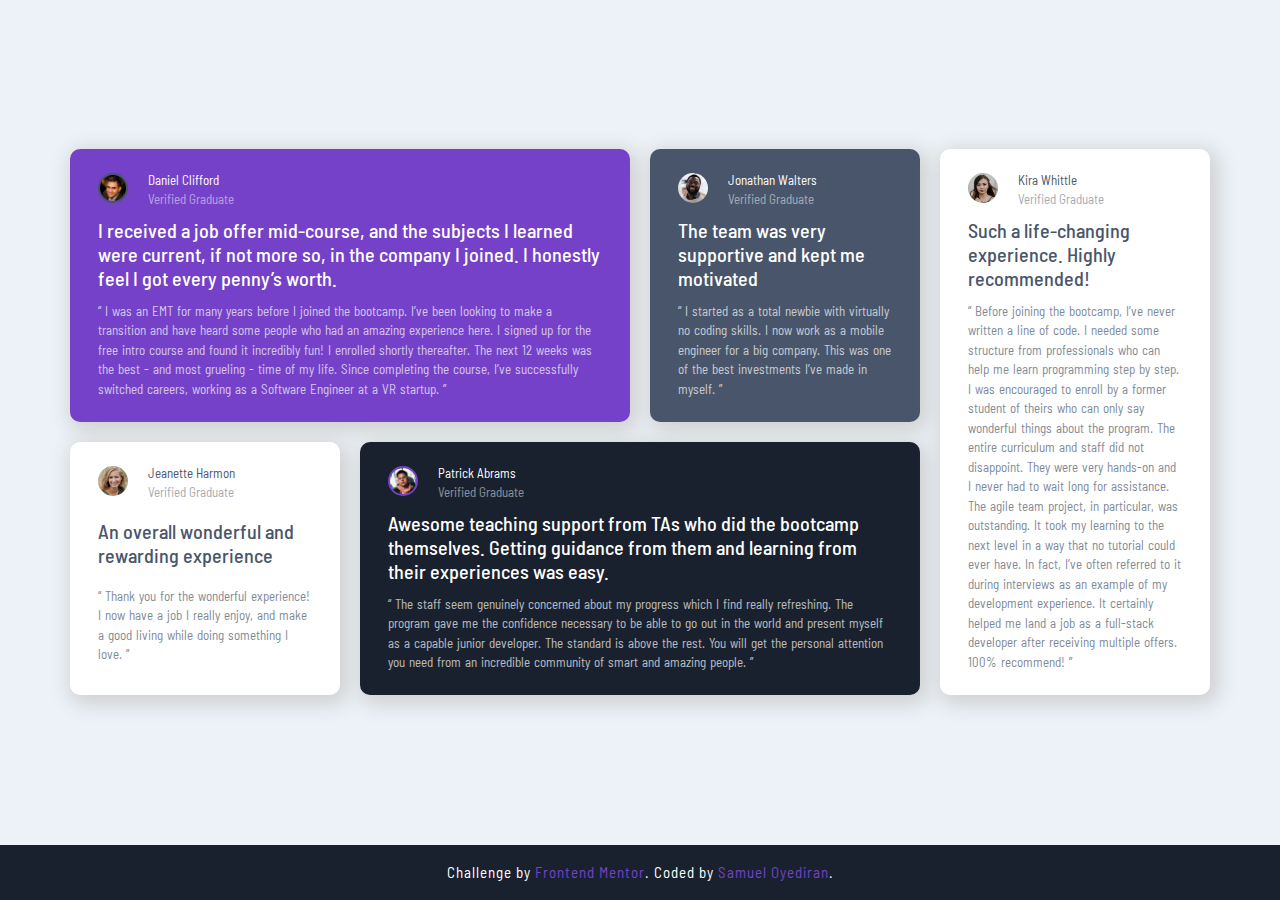
<file: CSS-HTML-projects/testimonials-grid/index.html>
<!DOCTYPE html>
<html lang="en">
  <head>
    <meta charset="UTF-8" />
    <meta name="viewport" content="width=device-width, initial-scale=1.0" />
    <!-- displays site properly based on user's device -->

    <link
      rel="icon"
      type="image/png"
      sizes="32x32"
      href="./images/favicon-32x32.png"
    />

    <!-- Google Fonts -->
    <link
      href="https://fonts.googleapis.com/css2?family=Barlow+Semi+Condensed:wght@500;600&display=swap"
      rel="stylesheet"
    />

    <!-- CSS Link -->
    <link rel="stylesheet" href="./style.css" />

    <title>Frontend Mentor | Testimonial Grid</title>
  </head>
  <body>
    <main class="container">
      <div class="testimonial">
        <!-- Testimonial Card 1 -->
        <div class="testimonial__card testimonial__card--1">
          <div class="testimonial__card--header">
            <div class="testimonial__card--header__profile">
              <img src="./images/image-daniel.jpg" alt="daniel-img" />
            </div>
            <div class="testimonial__card--header__content">
              <p>Daniel Clifford</p>
              <p>Verified Graduate</p>
            </div>
          </div>
          <div class="testimonial__card--content">
            <p class="testimonial__card--content__summary">
              I received a job offer mid-course, and the subjects I learned were
              current, if not more so, in the company I joined. I honestly feel
              I got every penny’s worth.
            </p>
            <p class="testimonial__card--content__details">
              “ I was an EMT for many years before I joined the bootcamp. I’ve
              been looking to make a transition and have heard some people who
              had an amazing experience here. I signed up for the free intro
              course and found it incredibly fun! I enrolled shortly thereafter.
              The next 12 weeks was the best - and most grueling - time of my
              life. Since completing the course, I’ve successfully switched
              careers, working as a Software Engineer at a VR startup. ”
            </p>
          </div>
        </div>

        <!-- Testimonial Card 2 -->
        <div class="testimonial__card testimonial__card--2">
          <div class="testimonial__card--header">
            <div class="testimonial__card--header__profile">
              <img src="./images/image-jonathan.jpg" alt="jonathan-img" />
            </div>
            <div class="testimonial__card--header__content">
              <p>Jonathan Walters</p>
              <p>Verified Graduate</p>
            </div>
          </div>
          <div class="testimonial__card--content">
            <p class="testimonial__card--content__summary">
              The team was very supportive and kept me motivated
            </p>
            <p class="testimonial__card--content__details">
              “ I started as a total newbie with virtually no coding skills. I
              now work as a mobile engineer for a big company. This was one of
              the best investments I’ve made in myself. ”
            </p>
          </div>
        </div>

        <!-- Testimonial Card 3 -->
        <div class="testimonial__card testimonial__card--3">
          <div class="testimonial__card--header">
            <div class="testimonial__card--header__profile">
              <img src="./images/image-jeanette.jpg" alt="jeanette-img" />
            </div>
            <div class="testimonial__card--header__content">
              <p>Jeanette Harmon</p>
              <p>Verified Graduate</p>
            </div>
          </div>
          <div class="testimonial__card--content">
            <p class="testimonial__card--content__summary">
              An overall wonderful and rewarding experience
            </p>
            <p class="testimonial__card--content__details">
              “ Thank you for the wonderful experience! I now have a job I
              really enjoy, and make a good living while doing something I love.
              ”
            </p>
          </div>
        </div>

        <!-- Testimonial Card 4 -->
        <div class="testimonial__card testimonial__card--4">
          <div class="testimonial__card--header">
            <div class="testimonial__card--header__profile">
              <img src="./images/image-patrick.jpg" alt="patrick-img" />
            </div>
            <div class="testimonial__card--header__content">
              <p>Patrick Abrams</p>
              <p>Verified Graduate</p>
            </div>
          </div>
          <div class="testimonial__card--content">
            <p class="testimonial__card--content__summary">
              Awesome teaching support from TAs who did the bootcamp themselves.
              Getting guidance from them and learning from their experiences was
              easy.
            </p>
            <p class="testimonial__card--content__details">
              “ The staff seem genuinely concerned about my progress which I
              find really refreshing. The program gave me the confidence
              necessary to be able to go out in the world and present myself as
              a capable junior developer. The standard is above the rest. You
              will get the personal attention you need from an incredible
              community of smart and amazing people. ”
            </p>
          </div>
        </div>

        <!-- Testimonial Card 5 -->
        <div class="testimonial__card testimonial__card--5">
          <div class="testimonial__card--header">
            <div class="testimonial__card--header__profile">
              <img src="./images/image-kira.jpg" alt="kira-img" />
            </div>
            <div class="testimonial__card--header__content">
              <p>Kira Whittle</p>
              <p>Verified Graduate</p>
            </div>
          </div>
          <div class="testimonial__card--content">
            <p class="testimonial__card--content__summary">
              Such a life-changing experience. Highly recommended!
            </p>
            <p class="testimonial__card--content__details">
              “ Before joining the bootcamp, I’ve never written a line of code.
              I needed some structure from professionals who can help me learn
              programming step by step. I was encouraged to enroll by a former
              student of theirs who can only say wonderful things about the
              program. The entire curriculum and staff did not disappoint. They
              were very hands-on and I never had to wait long for assistance.
              The agile team project, in particular, was outstanding. It took my
              learning to the next level in a way that no tutorial could ever
              have. In fact, I’ve often referred to it during interviews as an
              example of my development experience. It certainly helped me land
              a job as a full-stack developer after receiving multiple offers.
              100% recommend! ”
            </p>
          </div>
        </div>
      </div>

      <footer class="footer">
        <p class="attribution">
          Challenge by
          <a href="https://www.frontendmentor.io?ref=challenge" target="_blank"
            >Frontend Mentor</a
          >. Coded by
          <a href="https://github.com/soyed" target="_blank">Samuel Oyediran</a
          >.
        </p>
      </footer>
    </main>
  </body>
</html>
</file>
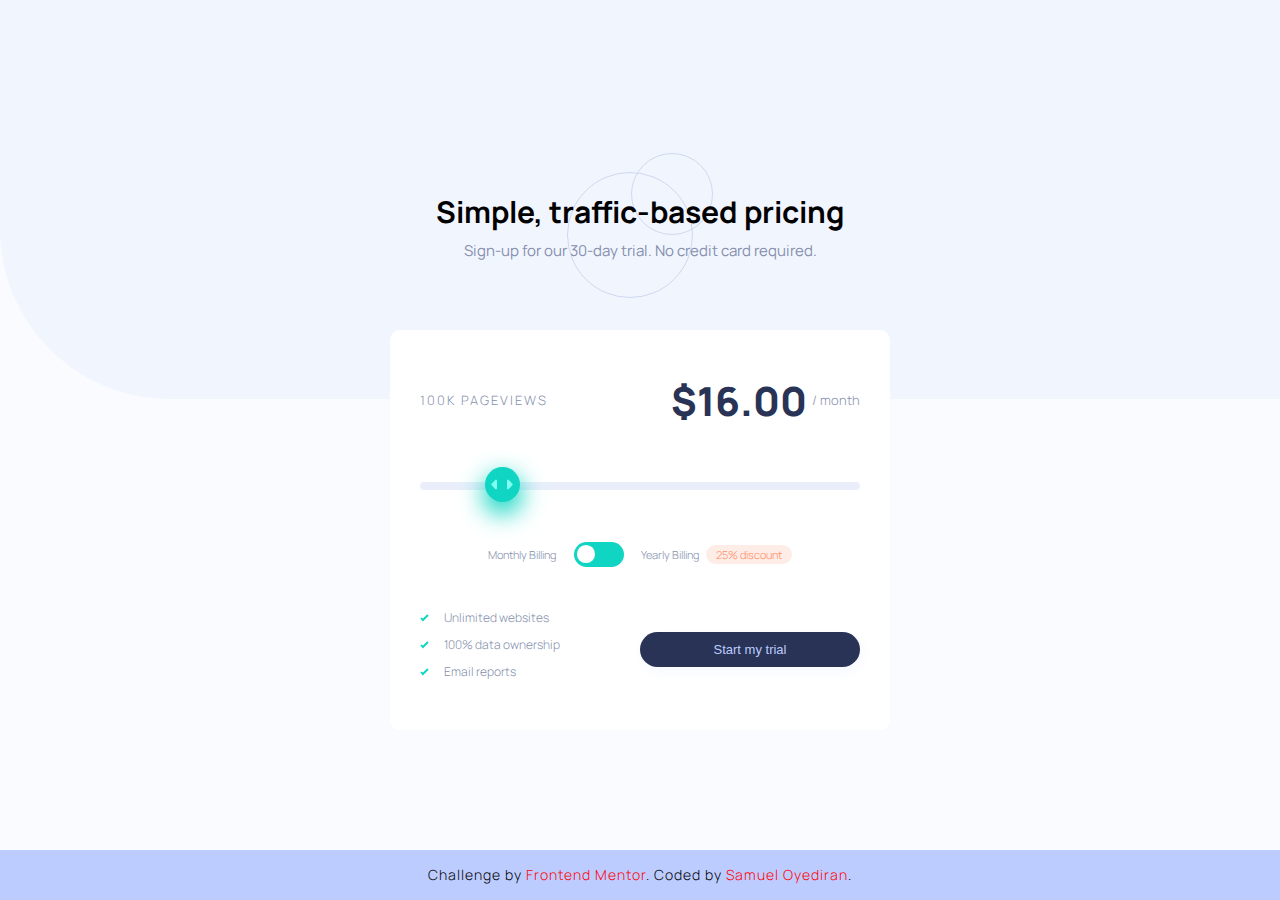
<file: js-micro-components/interactive-pricing/index.html>
<!DOCTYPE html>
<html lang="en">
  <head>
    <meta charset="UTF-8" />
    <meta name="viewport" content="width=device-width, initial-scale=1.0" />
    <!-- displays site properly based on user's device -->

    <link
      rel="icon"
      type="image/png"
      sizes="32x32"
      href="./images/favicon-32x32.png"
    />

    <title>Frontend Mentor | Interactive pricing component</title>

    <link
      href="https://fonts.googleapis.com/css2?family=Manrope:wght@600;800&display=swap"
      rel="stylesheet"
    />

    <link rel="stylesheet" href="./style.css" />
    <script defer src="./index.js"></script>
  </head>
  <body>
    <main class="container">
      <section class="main-section">
        <div class="main-container">
          <div class="main__header">
            <h1>Simple, traffic-based pricing</h1>
            <p>Sign-up for our 30-day trial. No credit card required.</p>
          </div>
          <div class="main__content">
            <div class="main__content--top">
              <div>
                <p>100k Pageviews</p>
                <p class="priceText">
                  <span data-month="month" class="price">&dollar;16.00</span> /
                  month
                </p>
                <div>
                  <input
                    type="range"
                    min="0"
                    max="100"
                    step="1"
                    class="range--slider"
                    value="16"
                  />
                </div>
              </div>
              <div>
                <div>
                  <p>Monthly Billing</p>
                </div>
                <div>
                  <div class="toggle--btn">
                    <span></span>
                  </div>
                </div>

                <div>
                  <p>Yearly Billing <span>25% discount</span></p>
                </div>
              </div>
            </div>
            <div class="main__content--bottom">
              <div>
                <div>
                  <img src="./images/icon-check.svg" alt="" />
                  <p>Unlimited websites</p>
                </div>
                <div>
                  <img src="./images/icon-check.svg" alt="" />
                  <p>100% data ownership</p>
                </div>
                <div>
                  <img src="./images/icon-check.svg" alt="" />
                  <p>Email reports</p>
                </div>
              </div>
              <div>
                <button>Start my trial</button>
              </div>
            </div>
          </div>
        </div>
      </section>
      <footer class="footer">
        <p class="footer__attribution">
          Challenge by
          <a href="https://www.frontendmentor.io?ref=challenge" target="_blank"
            >Frontend Mentor</a
          >. Coded by
          <a href="https://github.com/soyed/" target="_blank">Samuel Oyediran</a
          >.
        </p>
      </footer>
    </main>
  </body>
</html>
</file>
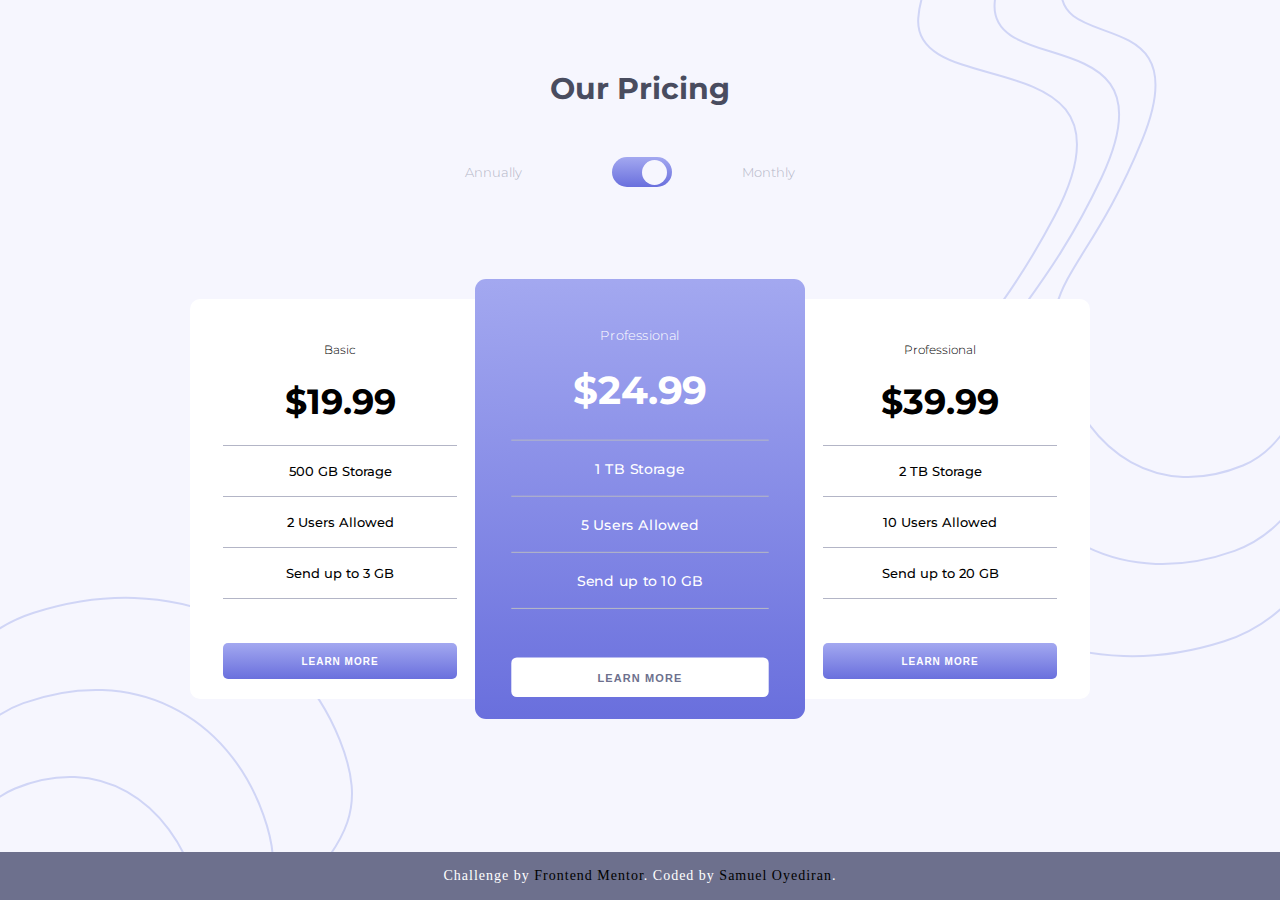
<file: js-micro-components/pricing-component/index.html>
<!DOCTYPE html>
<html lang="en">
  <head>
    <meta charset="UTF-8" />
    <meta name="viewport" content="width=device-width, initial-scale=1.0" />
    <!-- displays site properly based on user's device -->

    <link
      rel="icon"
      type="image/png"
      sizes="32x32"
      href="./images/favicon-32x32.png"
    />

    <title>Frontend Mentor | Pricing Component</title>

    <!-- Google Fonts -->
    <link
      href="https://fonts.googleapis.com/css2?family=Montserrat:wght@700&display=swap"
      rel="stylesheet"
    />

    <!-- Style Sheet -->
    <link rel="stylesheet" href="./style.css" />
    <!-- Javascript -->
    <script defer src="./index.js"></script>

    <!-- Feel free to remove these styles or customise in your own stylesheet 👍 -->
  </head>
  <body>
    <main class="container">
      <header class="header">
        <div class="header__heading">
          <h1 class="header__heading--title">Our Pricing</h1>
        </div>
        <div class="header__content">
          <p class="header__content--para">Annually</p>
          <div class="header__content--btn">
            <label class="header__toggle--btn">
              <input type="checkbox" class="toggle--btn" />
              <span class="slider"></span>
            </label>
          </div>
          <p class="header__content--para">Monthly</p>
        </div>
      </header>

      <section class="pricing">
        <div class="pricing-container">
          <div class="pricing__card">
            <div class="pricing__card--header">
              <p>Basic</p>
              <h2 class="pricing__card--header__active">&dollar;19.99</h2>
            </div>
            <div class="pricing__card--details">
              <p>500 GB Storage</p>
              <p>2 Users Allowed</p>
              <p>Send up to 3 GB</p>
            </div>

            <div class="pricing__card--more">
              <button class="" aria-label="Learn More Button">
                Learn more
              </button>
            </div>
          </div>
          <div class="pricing__card">
            <div class="pricing__card--header">
              <p>Professional</p>
              <h2 class="pricing__card--header__active">&dollar;24.99</h2>
            </div>
            <div class="pricing__card--details">
              <p>1 TB Storage</p>
              <p>5 Users Allowed</p>
              <p>Send up to 10 GB</p>
            </div>

            <div class="pricing__card--more">
              <button class="" aria-label="Learn More Button">
                Learn more
              </button>
            </div>
          </div>
          <div class="pricing__card">
            <div class="pricing__card--header">
              <p>Professional</p>
              <h2 class="pricing__card--header__active">&dollar;39.99</h2>
            </div>
            <div class="pricing__card--details">
              <p>2 TB Storage</p>
              <p>10 Users Allowed</p>
              <p>Send up to 20 GB</p>
            </div>

            <div class="pricing__card--more">
              <button class="" aria-label="Learn More Button">
                Learn more
              </button>
            </div>
          </div>
        </div>
      </section>

      <footer class="footer">
        <p class="footer__attribution">
          Challenge by
          <a href="https://www.frontendmentor.io?ref=challenge" target="_blank"
            >Frontend Mentor</a
          >. Coded by
          <a href="https:/github.com/soyed" target="_blank">Samuel Oyediran</a>.
        </p>
      </footer>
    </main>
  </body>
</html>
</file>
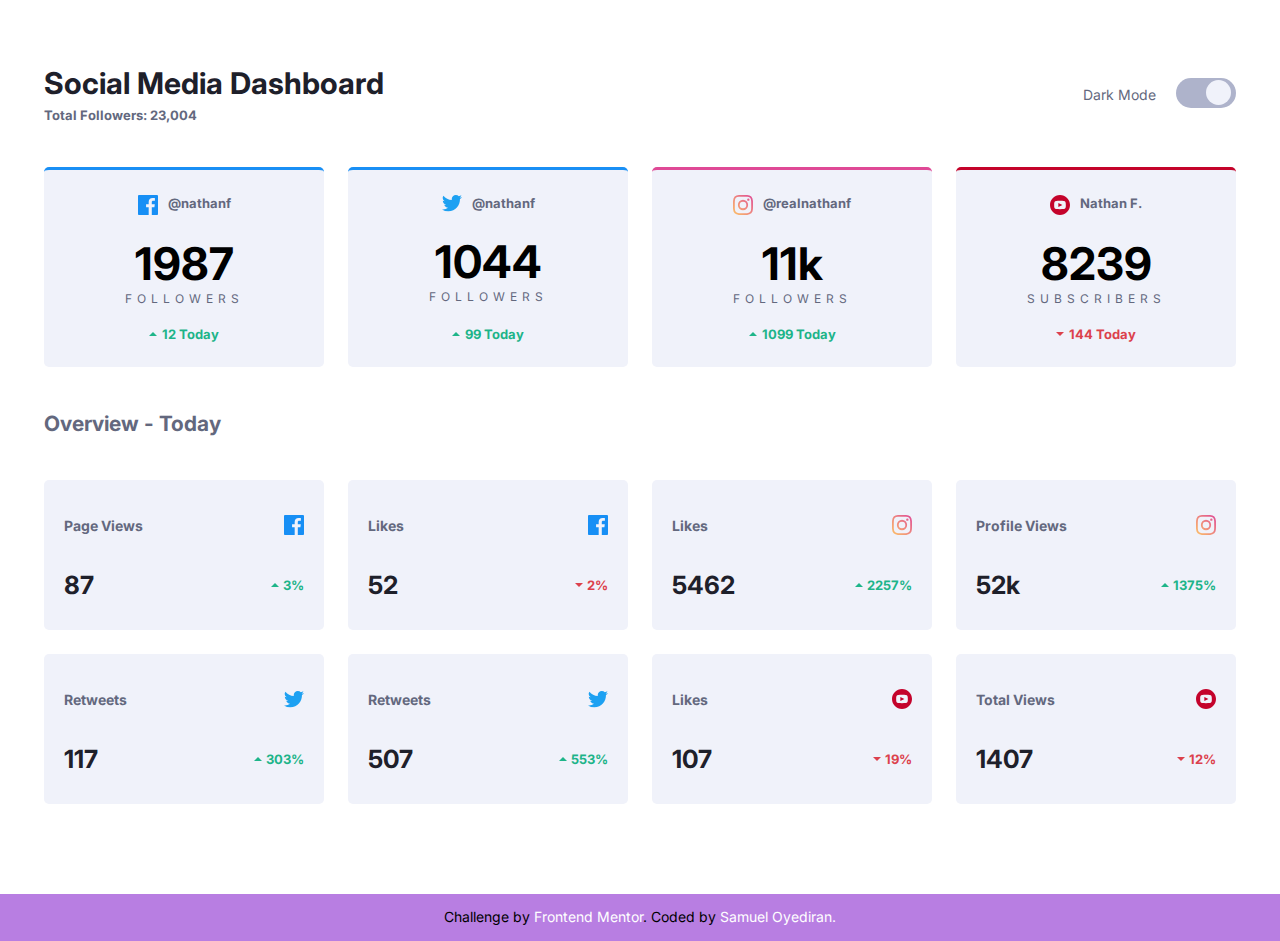
<file: js-micro-components/social-dashboard/index.html>
<!DOCTYPE html>
<html lang="en" data-theme="light">
  <head>
    <meta charset="UTF-8" />
    <meta name="viewport" content="width=device-width, initial-scale=1.0" />

    <link
      rel="icon"
      type="image/png"
      sizes="32x32"
      href="./images/favicon-32x32.png"
    />

    <title>Frontend Mentor | Social Media Dashboard</title>

    <!-- Google Fonts -->
    <link
      href="https://fonts.googleapis.com/css2?family=Inter:wght@400;700&display=swap"
      rel="stylesheet"
    />
    <!-- CSS File -->
    <link rel="stylesheet" href="./style.css" />
    <!-- Javascript File -->
    <script defer src="./index.js"></script>
  </head>
  <body>
    <main class="container">
      <!-- dashboard-socials -->
      <section class="socials">
        <div class="socials-container">
          <div class="socials__header">
            <div class="socials__header--content">
              <h1>Social Media Dashboard</h1>
              <p>Total Followers: 23,004</p>
            </div>
            <div class="socials__header--toggle">
              <p class="toggle--status">Dark Mode</p>
              <div>
                <input type="checkbox" name="theme" id="toggle--btn" />
              </div>
            </div>
          </div>
          <!-- Social Account Card -->
          <div class="socials__card socials__card--account-1">
            <div class="socials__card--user">
              <img
                src="./images/icon-facebook.svg"
                alt="Facebook Logo"
                title="Facebook Logo"
              />
              <p>@nathanf</p>
            </div>
            <div class="social__card--followers">
              <h2>1987</h2>
              <p>followers</p>
            </div>
            <div class="social__card--stat">
              <img
                src="./images/icon-up.svg"
                alt="Icon pointing up indicating a follower count increase"
                title="Follower Count Up"
              />
              <p class="socials__card--increase">12 Today</p>
            </div>
          </div>

          <div class="socials__card socials__card--account-2">
            <div class="socials__card--user">
              <img
                src="./images/icon-twitter.svg"
                alt="Twitter Logo"
                title="Twitter Logo"
              />
              <p>@nathanf</p>
            </div>
            <div class="social__card--followers">
              <h2>1044</h2>
              <p>followers</p>
            </div>
            <div class="social__card--stat">
              <img
                src="./images/icon-up.svg"
                alt="Icon pointing up indicating a follower count increase"
                title="Follower Count Up"
              />
              <p class="socials__card--increase">99 Today</p>
            </div>
          </div>

          <div class="socials__card socials__card--account-3">
            <div class="socials__card--user">
              <img
                src="./images/icon-instagram.svg"
                alt="Instagram Logo"
                title="Instagram Logo"
              />
              <p>@realnathanf</p>
            </div>
            <div class="social__card--followers">
              <h2>11k</h2>
              <p>followers</p>
            </div>
            <div class="social__card--stat">
              <img
                src="./images/icon-up.svg"
                alt="Icon pointing up indicating a follower count increase"
                title="Follower Count Up"
              />
              <p class="socials__card--increase">1099 Today</p>
            </div>
          </div>

          <div class="socials__card socials__card--account-4">
            <div class="socials__card--user">
              <img
                src="./images/icon-youtube.svg"
                alt="Youtube Logo"
                title="Youtube Logo"
              />
              <p>Nathan F.</p>
            </div>
            <div class="social__card--followers">
              <h2>8239</h2>
              <p>subscribers</p>
            </div>
            <div class="social__card--stat">
              <img
                src="./images/icon-down.svg"
                alt="Icon pointing down indicating a follower decrease"
                title="Follower Count Down"
              />
              <p class="socials__card--decrease">144 Today</p>
            </div>
          </div>

          <!-- social overview -->
          <div class="socials__overview--header socials__header">
            <h2>Overview - Today</h2>
          </div>

          <div class="socials__card socials__card--overview">
            <div class="socials__card--overview__header">
              <h3>Page Views</h3>
              <img
                src="./images/icon-facebook.svg"
                alt="Facebook Logo"
                title="Facebook Logo"
              />
            </div>
            <div class="socials__card--overview__content">
              <h3>87</h3>
              <div class="socials__card--overview__content--logo">
                <img
                  src="./images/icon-up.svg"
                  alt="Icon pointing up indicating a follower count increase"
                  title="Follower Count Up"
                />
                <p class="socials__card--increase">3&percnt;</p>
              </div>
            </div>
          </div>

          <div class="socials__card socials__card--overview">
            <div class="socials__card--overview__header">
              <h3>Likes</h3>
              <img
                src="./images/icon-facebook.svg"
                alt="Facebook Logo"
                title="Facebook Logo"
              />
            </div>
            <div class="socials__card--overview__content">
              <h3>52</h3>
              <div class="socials__card--overview__content--logo">
                <img
                  src="./images/icon-down.svg"
                  alt="Icon pointing down indicating a follower decrease"
                  title="Follower Count Down"
                />
                <p class="socials__card--decrease">2&percnt;</p>
              </div>
            </div>
          </div>

          <div class="socials__card socials__card--overview">
            <div class="socials__card--overview__header">
              <h3>Likes</h3>
              <img
                src="./images/icon-instagram.svg"
                alt="Instagram Logo"
                title="Instagram Logo"
              />
            </div>
            <div class="socials__card--overview__content">
              <h3>5462</h3>
              <div class="socials__card--overview__content--logo">
                <img
                  src="./images/icon-up.svg"
                  alt="Icon pointing up indicating a follower count increase"
                  title="Follower Count Up"
                />
                <p class="socials__card--increase">2257&percnt;</p>
              </div>
            </div>
          </div>

          <div class="socials__card socials__card--overview">
            <div class="socials__card--overview__header">
              <h3>Profile Views</h3>
              <img
                src="./images/icon-instagram.svg"
                alt="Instagram Logo"
                title="Instagram Logo"
              />
            </div>
            <div class="socials__card--overview__content">
              <h3>52k</h3>
              <div class="socials__card--overview__content--logo">
                <img
                  src="./images/icon-up.svg"
                  alt="Icon pointing up indicating a follower count increase"
                  title="Follower Count Up"
                />
                <p class="socials__card--increase">1375&percnt;</p>
              </div>
            </div>
          </div>

          <div class="socials__card socials__card--overview">
            <div class="socials__card--overview__header">
              <h3>Retweets</h3>
              <img
                src="./images/icon-twitter.svg"
                alt="Twitter Logo"
                title="Twitter Logo"
              />
            </div>
            <div class="socials__card--overview__content">
              <h3>117</h3>
              <div class="socials__card--overview__content--logo">
                <img
                  src="./images/icon-up.svg"
                  alt="Icon pointing up indicating a follower count increase"
                  title="Follower Count Up"
                />
                <p class="socials__card--increase">303&percnt;</p>
              </div>
            </div>
          </div>

          <div class="socials__card socials__card--overview">
            <div class="socials__card--overview__header">
              <h3>Retweets</h3>
              <img
                src="./images/icon-twitter.svg"
                alt="Twitter Logo"
                title="Twitter Logo"
              />
            </div>
            <div class="socials__card--overview__content">
              <h3>507</h3>
              <div class="socials__card--overview__content--logo">
                <img
                  src="./images/icon-up.svg"
                  alt="Icon pointing up indicating a follower count increase"
                  title="Follower Count Up"
                />
                <p class="socials__card--increase">553&percnt;</p>
              </div>
            </div>
          </div>

          <div class="socials__card socials__card--overview">
            <div class="socials__card--overview__header">
              <h3>Likes</h3>
              <img
                src="./images/icon-youtube.svg"
                alt="Youtube Logo"
                title="Youtube Logo"
              />
            </div>
            <div class="socials__card--overview__content">
              <h3>107</h3>
              <div class="socials__card--overview__content--logo">
                <img
                  src="./images/icon-down.svg"
                  alt="Icon pointing down indicating a follower decrease"
                  title="Follower Count Down"
                />
                <p class="socials__card--decrease">19&percnt;</p>
              </div>
            </div>
          </div>

          <div class="socials__card socials__card--overview">
            <div class="socials__card--overview__header">
              <h3>Total Views</h3>
              <img
                src="./images/icon-youtube.svg"
                alt="Youtube Logo"
                title="Youtube Logo"
              />
            </div>
            <div class="socials__card--overview__content">
              <h3>1407</h3>
              <div class="socials__card--overview__content--logo">
                <img
                  src="./images/icon-down.svg"
                  alt="Icon pointing down indicating a follower decrease"
                  title="Follower Count Down"
                />
                <p class="socials__card--decrease">12&percnt;</p>
              </div>
            </div>
          </div>
        </div>
      </section>

      <!-- Footer -->
      <footer class="footer">
        <div class="footer__attribution">
          Challenge by
          <a href="https://www.frontendmentor.io?ref=challenge" target="_blank"
            >Frontend Mentor</a
          >. Coded by
          <a href="https://github.com/soyed" target="_blank"
            >Samuel Oyediran.</a
          >
        </div>
      </footer>
    </main>
  </body>
</html>
</file>
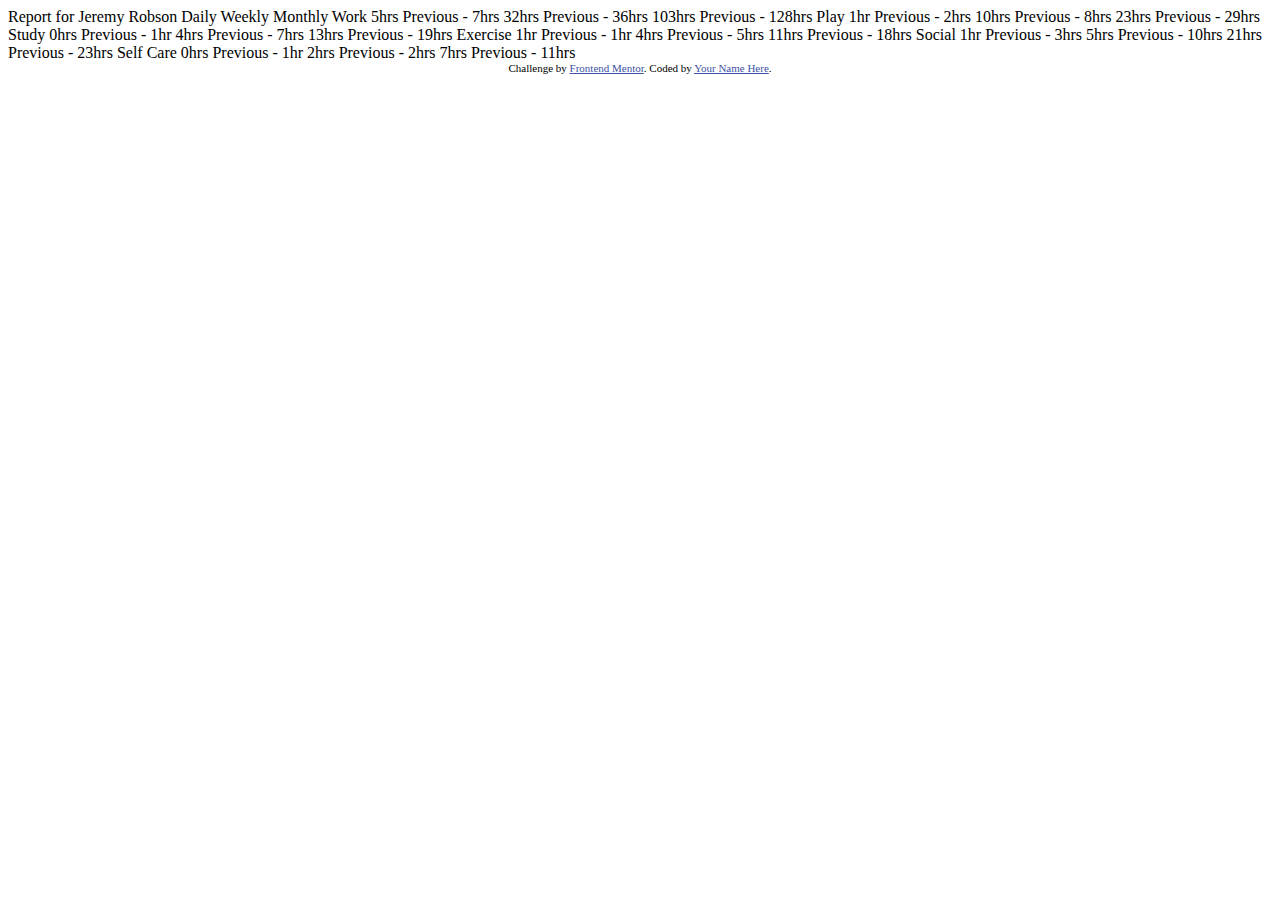
<file: js-micro-components/time-tracking-dashboard/index.html>
<!DOCTYPE html>
<html lang="en">
<head>
  <meta charset="UTF-8">
  <meta name="viewport" content="width=device-width, initial-scale=1.0"> <!-- displays site properly based on user's device -->

  <link rel="icon" type="image/png" sizes="32x32" href="./images/favicon-32x32.png">
  
  <title>Frontend Mentor | Time tracking dashboard</title>

  <!-- Feel free to remove these styles or customise in your own stylesheet 👍 -->
  <style>
    .attribution { font-size: 11px; text-align: center; }
    .attribution a { color: hsl(228, 45%, 44%); }
  </style>
</head>
<body>

  Report for
  Jeremy Robson

  Daily
  Weekly
  Monthly

  Work
  5hrs <!-- daily -->
  Previous - 7hrs <!-- daily -->
  32hrs <!-- weekly -->
  Previous - 36hrs <!-- weekly -->
  103hrs <!-- monthly -->
  Previous - 128hrs <!-- monthly -->

  Play
  1hr <!-- daily -->
  Previous - 2hrs <!-- daily -->
  10hrs <!-- weekly -->
  Previous - 8hrs <!-- weekly -->
  23hrs <!-- monthly -->
  Previous - 29hrs <!-- monthly -->

  Study
  0hrs <!-- daily -->
  Previous - 1hr <!-- daily -->
  4hrs <!-- weekly -->
  Previous - 7hrs <!-- weekly -->
  13hrs <!-- monthly -->
  Previous - 19hrs <!-- monthly -->

  Exercise
  1hr <!-- daily -->
  Previous - 1hr <!-- daily -->
  4hrs <!-- weekly -->
  Previous - 5hrs <!-- weekly -->
  11hrs <!-- monthly -->
  Previous - 18hrs <!-- monthly -->

  Social
  1hr <!-- daily -->
  Previous - 3hrs <!-- daily -->
  5hrs <!-- weekly -->
  Previous - 10hrs <!-- weekly -->
  21hrs <!-- monthly -->
  Previous - 23hrs <!-- monthly -->

  Self Care
  0hrs <!-- daily -->
  Previous - 1hr <!-- daily -->
  2hrs <!-- weekly -->
  Previous - 2hrs <!-- weekly -->
  7hrs <!-- monthly -->
  Previous - 11hrs <!-- monthly -->

  
  <div class="attribution">
    Challenge by <a href="https://www.frontendmentor.io?ref=challenge" target="_blank">Frontend Mentor</a>. 
    Coded by <a href="#">Your Name Here</a>.
  </div>
</body>
</html>
</file>
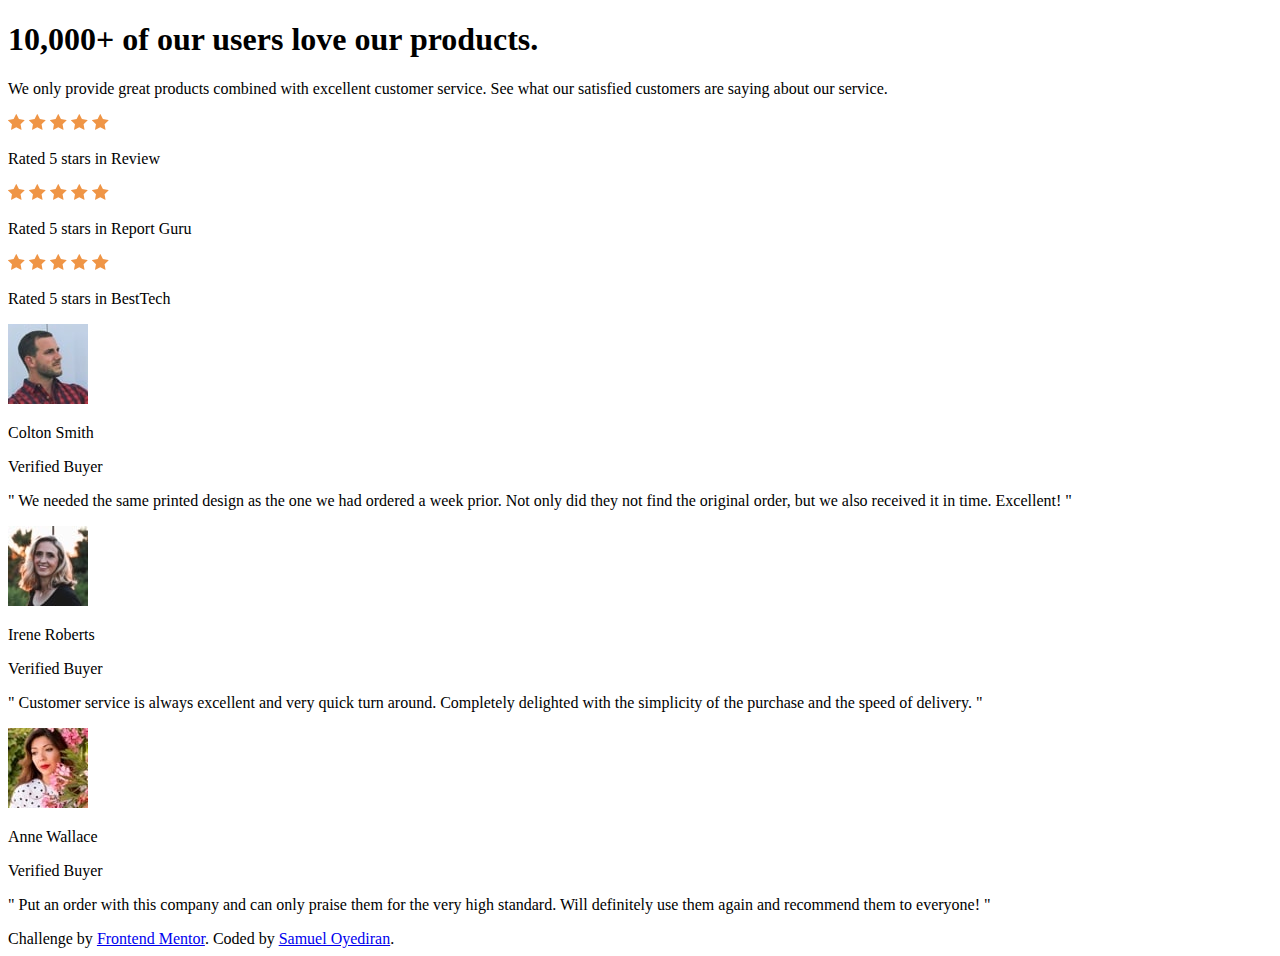
<file: CSS-HTML-projects/social-proof/draft.html>
<!DOCTYPE html>
<html lang="en">
  <head>
    <meta charset="UTF-8" />
    <meta http-equiv="X-UA-Compatible" content="IE=edge" />
    <meta name="viewport" content="width=device-width, initial-scale=1.0" />
    <title>Document</title>
  </head>
  <body>
    <!-- hero section -->
    <section class="product">
      <!-- Product Details -->
      <div class="product__details">
        <h1 class="product__details--title">
          10,000+ of our users love our products.
        </h1>
        <p class="product__details--para">
          We only provide great products combined with excellent customer
          service. See what our satisfied customers are saying about our
          service.
        </p>
      </div>
      <div class="product__reviews">
        <!-- Product Review 1 -->
        <div class="product__reviews--card product__reviews--card-1">
          <div class="product__reviews--card__rating">
            <img src="./images/icon-star.svg" alt="review-rating" />
            <img src="./images/icon-star.svg" alt="review-rating" />
            <img src="./images/icon-star.svg" alt="review-rating" />
            <img src="./images/icon-star.svg" alt="review-rating" />
            <img src="./images/icon-star.svg" alt="review-rating" />
          </div>
          <div class="product__reviews--card__text">
            <p>Rated 5 stars in Review</p>
          </div>
        </div>
        <!-- Product Review 2 -->
        <div class="product__reviews--card product__reviews--card-2">
          <div class="product__reviews--card__rating">
            <img src="./images/icon-star.svg" alt="review-rating" />
            <img src="./images/icon-star.svg" alt="review-rating" />
            <img src="./images/icon-star.svg" alt="review-rating" />
            <img src="./images/icon-star.svg" alt="review-rating" />
            <img src="./images/icon-star.svg" alt="review-rating" />
          </div>
          <div class="product__reviews--card__text">
            <p>Rated 5 stars in Report Guru</p>
          </div>
        </div>
        <!-- Product Review 3 -->
        <div class="product__reviews--card product__reviews--card-3">
          <div class="product__reviews--card__rating">
            <img src="./images/icon-star.svg" alt="review-rating" />
            <img src="./images/icon-star.svg" alt="review-rating" />
            <img src="./images/icon-star.svg" alt="review-rating" />
            <img src="./images/icon-star.svg" alt="review-rating" />
            <img src="./images/icon-star.svg" alt="review-rating" />
          </div>
          <div class="product__reviews--card__text">
            <p>Rated 5 stars in BestTech</p>
          </div>
        </div>
      </div>
    </section>

    <!-- testimonial section -->
    <section class="testimonial">
      <!-- testimonial 1 -->
      <div class="testimonial__card testimonial__card-1">
        <!-- testimonial Profile -->
        <div class="testimonial__card--header">
          <!-- profile image -->
          <div class="testimonial__card--header__profile">
            <img src="./images/image-colton.jpg" alt="Colton's Photo" />
          </div>
          <!-- profile name -->
          <div class="testimonial__card--header__content">
            <p>Colton Smith</p>
            <p>Verified Buyer</p>
          </div>
        </div>
        <!-- testimonial content -->
        <div class="testimonial__card--content">
          <p class="testimonial__card--content__para">
            " We needed the same printed design as the one we had ordered a week
            prior. Not only did they not find the original order, but we also
            received it in time. Excellent! "
          </p>
        </div>
      </div>
      <div class="testimonial__card testimonial__card-2">
        <!-- testimonial Profile -->
        <div class="testimonial__card--header">
          <!-- profile image -->
          <div class="testimonial__card--header__profile">
            <img src="./images/image-irene.jpg" alt="Irene's Photo" />
          </div>
          <!-- profile name -->
          <div class="testimonial__card--header__content">
            <p>Irene Roberts</p>
            <p>Verified Buyer</p>
          </div>
        </div>
        <!-- testimonial content -->
        <div class="testimonial__card--content">
          <p class="testimonial__card--content__para">
            " Customer service is always excellent and very quick turn around.
            Completely delighted with the simplicity of the purchase and the
            speed of delivery. "
          </p>
        </div>
      </div>
      <div class="testimonial__card testimonial__card-3">
        <!-- testimonial Profile -->
        <div class="testimonial__card--header">
          <!-- profile image -->
          <div class="testimonial__card--header__profile">
            <img src="./images/image-anne.jpg" alt="Anne's Photo" />
          </div>
          <!-- profile name -->
          <div class="testimonial__card--header__content">
            <p>Anne Wallace</p>
            <p>Verified Buyer</p>
          </div>
        </div>
        <!-- testimonial content -->
        <div class="testimonial__card--content">
          <p class="testimonial__card--content__para">
            " Put an order with this company and can only praise them for the
            very high standard. Will definitely use them again and recommend
            them to everyone! "
          </p>
        </div>
      </div>
    </section>

    <!-- footer -->
    <footer class="footer">
      <div class="attribution">
        Challenge by
        <a href="https://www.frontendmentor.io?ref=challenge" target="_blank"
          >Frontend Mentor</a
        >. Coded by
        <a href="https://github.com/soyed" target="_blank">Samuel Oyediran</a>.
      </div>
    </footer>
  </body>
</html>
</file>
<file: CSS-HTML-projects/css-grid-responsive-layout/style.css>
*,
*::before,
*::after {
  padding: 0;
  margin: 0;
  box-sizing: border-box;
}

:root {
  font-size: 62.5%;
}

body {
  font-size: 1.5rem;
}

.container {
  display: grid;
  grid-template-columns:
    [container-start] repeat(12, [col-start] minmax(min-content, 1fr) [col-end])
    [container-end];
  grid-template-rows: min-content 90vh repeat(8, min-content);
  /* grid-column-gap: 2.4rem; */
}

.section-1 {
  background-color: #6cd4ff;
  grid-column: container-start / container-end;
  height: 5rem;
}

.section-2 {
  background-color: #8b80f9;
  grid-column: container-start / container-end;
}

.section-3 {
  background-color: #f26419;
  grid-column: col-start 2 / col-end 11;
  height: 600px;
}

.section-4 {
  background-color: #cfb1b7;
  grid-column: container-start / container-end;
  height: 600px;
}

.section-5 {
  background-color: #83858c;
  grid-column: col-start 4 / col-end 9;
  height: 600px;
}

.section-6 {
  background-color: #cfbff7;
  grid-column: container-start / container-end;
  height: 600px;
}

.section-7 {
  background-color: #f6ae2d;
  grid-column: col-start 1 / col-end 6;
  height: 600px;
}

.section-8 {
  background-color: #2f4858;
  grid-column: col-start 7 / col-end 12;
  height: 600px;
}

.section-9 {
  background-color: #86bbd8;
  grid-column: container-start / container-end;
  height: 600px;
}

.section-10 {
  background-color: #33658a;
  grid-column: container-start / container-end;
  height: 600px;
}

/* Media Queries */
@media screen and (max-width: 800px) {
  .container {
    display: grid;
    grid-template-columns:
      [container-start] repeat(
        8,
        [col-start] minmax(min-content, 1fr) [col-end]
      )
      [container-end];
    grid-template-rows: min-content 90vh repeat(8, min-content);
    /* grid-column-gap: 2.4rem; */
  }

  .section-3 {
    background-color: #f26419;
    grid-column: col-start 2 / col-end 7;
    height: 600px;
  }

  .section-5 {
    background-color: #83858c;
    grid-column: col-start 3 / col-end 8;
    height: 600px;
  }

  .section-7 {
    background-color: #f6ae2d;
    grid-column: col-start 1 / col-end 6;
    height: 600px;
  }

  .section-8 {
    background-color: #2f4858;
    grid-column: col-start 2 / col-end 8;
    height: 600px;
  }
}

@media screen and (max-width: 400px) {
  .container {
    display: grid;
    grid-template-columns:
      [container-start] repeat(
        4,
        [col-start] minmax(min-content, 1fr) [col-end]
      )
      [container-end];
    grid-template-rows: min-content 90vh repeat(8, min-content);
    /* grid-column-gap: 2.4rem; */
  }

  .section-3 {
    background-color: #f26419;
    grid-column: col-start 2 / col-end 3;
    height: 600px;
  }

  .section-5 {
    background-color: #83858c;
    grid-column: col-start 3 / col-end 8;
    height: 600px;
  }

  .section-7 {
    background-color: #f6ae2d;
    grid-column: col-start 1 / col-end 3;
    height: 600px;
  }

  .section-8 {
    background-color: #2f4858;
    grid-column: col-start 2 / col-end 4;
    height: 600px;
  }
}
</file>
<file: CSS-HTML-projects/FAQ-Accordion/style.css>
*,
*::before,
*::after {
  margin: 0;
  padding: 0;
  box-sizing: border-box;
}

:root {
  font-size: 62.5%;

  /* Custom Properties */
  --color-background-violet: hsl(273, 75%, 66%);
  --color-background-blue: hsl(240, 73%, 65%);
  --color-text: hsl(240, 6%, 50%);
  --color-text-dark: hsl(237, 12%, 33%);
  --color-divider: hsl(240, 5%, 91%);
  --color-hover: #f47b56;
}

body {
  font-family: 'Kumbh Sans', sans-serif;
  font-size: 1.2rem;
}

a:link,
a:visited {
  text-decoration: none;
  color: cornflowerblue;
}

.container {
  min-height: 100vh;
  display: grid;
  grid-template-columns: repeat(12, [col-start] 1fr [col-end]);
  grid-template-rows: 1fr min-content;

  /* TODO: Fix the linear gradient */
  background: linear-gradient(
    var(--color-background-violet),
    var(--color-background-blue)
  );
}

.faq-container {
  grid-column: col-start 1 / col-end 12;

  display: flex;
  justify-content: center;
  align-items: center;
}

.faq {
  margin: 0rem calc(2rem + 2vw);
  height: 55rem;
  max-width: 100rem;
  background-color: #ffffff;
  border-radius: 2rem;
  box-shadow: 0.5rem 0.7rem 5rem 0.3rem var(--color-background-blue);

  display: flex;
  align-items: center;
  /* justify-content: space-evenly; */
  width: 100%;
}

.faq__collage {
  width: 45%;
  overflow: hidden;
}

.faq__collage img {
  object-fit: contain;
  width: 120%;
  height: 120%;
  overflow: hidden;
  /* object-position: center; */
}

.faq__collage img:first-child {
  /* transform: translateX(-25rem) translateY(110%); */
}

.faq__collage img:nth-child(2) {
  transform: translateX(-20%);
}

.faq__collage img:nth-child(3) {
  transform: translate(-30%, -100%);
}

.faq__content {
  width: 55%;
  padding: calc(1rem + 1vw);
  display: flex;
  flex-direction: column;
  justify-content: center;
}

.faq__content--title {
  font-weight: 700;
  font-size: 3rem;
  margin-bottom: 3rem;
}

.faq__content-container {
  display: flex;
  flex-direction: column;
  justify-content: center;
}

.faq__content--card {
  display: flex;
  flex-direction: column;
  margin-bottom: 1.5rem;
}

.faq__content--card__question,
.faq__content--card__answer {
  width: 80%;
}

.faq__content--card__question {
  display: flex;
  justify-content: space-between;
  align-items: center;
  margin-bottom: 1.5rem;
}

.faq__content--card__question p {
  font-size: calc(1rem + 0.3vw);
  color: var(--color-text);
  cursor: pointer;
}

.faq__content--card__question p:hover,
.faq__content--card__question p:active {
  color: var(--color-hover);
}

.faq__content--card__active {
  transition: all 0.35s;
}
.faq__content--card__question img {
  object-fit: contain;
  width: 1.5rem;
}

.faq__content--card__answer {
  color: var(--color-text);
  display: none;
}

.faq__content--card span {
  margin-top: 1rem;

  width: 80%;

  border-bottom: 0.1rem var(--color-divider) solid;
}

.faq__content--card__active .faq__content--card__question p {
  font-weight: 700;
  color: var(--color-text-dark);
}

.faq__content--card__active .faq__content--card__question p:hover,
.faq__content--card__active .faq__content--card__question p:active {
  color: var(--color-hover);
}

.faq__content--card__active .faq__content--card__answer {
  display: block;
}

.faq__content--card__active .faq__content--card__question img {
  transform: rotateX(0.5turn);
}

.footer {
  grid-column: col-start 1 / col-end 12;

  display: flex;
  justify-content: center;
  align-items: center;
  padding: calc(1rem + 0.3vw);
  background-color: #fff;
}

.footer__attribution {
  text-align: center;
  font-size: calc(0.85rem + 0.5rem);
  line-height: 1.5;
  letter-spacing: 0.1rem;
  color: #000000;
}

/*========== Media Query =>  Tablet     =============*/
@media screen and (max-width: 1000px) {
  .container {
    grid-template-columns: repeat(8, [col-start] 1fr [col-end]);
  }

  .faq {
    grid-column: col-start 1 / col-end 8;

    margin: 0rem calc(1.5rem + 2vw);
    height: 50rem;
  }

  .faq__content--card__question,
  .faq__content--card__answer,
  .faq__content--card span {
    width: 95%;
  }

  .footer {
    grid-column: col-start 1 / col-end 12;
  }
}

/*========== Media Query =>  Mobile     =============*/
@media screen and (max-width: 600px) {
  .container {
    grid-template-columns: repeat(4, [col-start] 1fr [col-end]);
  }

  .faq {
    grid-column: col-start 1 / col-end 4;
    flex-direction: column;
    align-items: center;
    margin: unset;
    width: 90vw;
    height: 60vh;
  }

  .faq__image,
  .faq__content {
    width: 100%;
  }

  .faq__content--title {
    font-weight: 700;
    margin-bottom: 5rem;
  }

  .faq__image {
    height: 20%;
  }

  .faq__content {
    height: 80%;
    align-items: center;
  }

  .faq__content--card {
    align-items: center;
  }

  .faq__content--card__question,
  .faq__content--card__answer,
  .faq__content--card span {
    width: 95%;
  }

  .faq__content--card__question p {
    font-size: 1.3rem;
  }

  .footer {
    grid-column: col-start 1 / col-end 4;
  }
}
</file>
<file: CSS-HTML-projects/insure-landing-page/style.css>
*,
*::before,
*::after {
  margin: 0;
  padding: 0;
  box-sizing: border-box;
}

:root {
  font-size: 62.5%;

  /* Custom Properties */
  --color-primary: hsl(256, 26%, 20%);
  --color-primary-dark: hsl(270, 9%, 17%);
  --color-secondary: hsl(216, 30%, 68%);
  --color-secondary-dark: hsl(273, 4%, 51%);
  --color-secondary-light: hsl(0, 0%, 98%);
}

body {
  font-size: 1.5rem;

  font-family: 'Karla', sans-serif;
}

ul {
  list-style: none;
  margin: 0;
  padding: 0;
}

li {
}

a:link,
a:visited {
  text-decoration: none;
}

.hidden {
  display: none;
}

.container {
  min-height: 100vh;
  display: grid;
  grid-template-columns: repeat(12, [col-start] 1fr [col-end]);
  grid-template-rows:
    min-content repeat(2, minmax(min-content, 1fr))
    min-content min-content;
}

.header,
.hero,
.company,
.footer,
.attribution {
  grid-column: col-start 1 / col-end 12;
}

.header {
  display: flex;
  align-items: center;
  justify-content: center;
}

.header-container {
  display: flex;
  justify-content: space-between;
  width: 80%;
  height: 10rem;
  line-height: 10rem;
}

.header__hamburger {
  display: none;
}
.header__nav--logo {
  display: flex;
  align-items: center;
}

.header__nav {
  display: flex;
  align-items: center;
  width: 100%;
  justify-content: flex-end;
}

.header__nav--menu {
  display: flex;
  align-items: center;
}

.header__nav--menu li {
  margin-right: 1.5rem;
}

.header__nav--menu li a,
.header__nav--menu li:last-child a {
  padding: 1rem;
  text-transform: uppercase;
  font-size: 1.2rem;
  font-weight: 700;
  letter-spacing: 0.1rem;
  color: var(--color-secondary-dark);
  transition: all 0.5s ease-in-out;
}

.header__nav--menu li a:hover,
.header__nav--menu li a:active {
  color: var(--color-primary-dark);
}

.header__nav--menu li:last-child a,
.company__work--more a {
  border: 0.2rem var(--color-primary-dark) solid;
  padding: 1rem 2.5rem;
  font-size: 1.1rem;
  background-color: transparent;
  cursor: pointer;
}

.header__nav--menu li:last-child a:hover,
.header__nav--menu li:last-child a:active {
  background-color: var(--color-primary-dark);
  color: var(--color-secondary-light);
}

.hero {
  background-image: url('./images/bg-pattern-intro-left-desktop.svg'),
    url('./images/bg-pattern-intro-right-desktop.svg'),
    linear-gradient(to bottom, var(--color-primary) 60%, transparent 40%);
  background-repeat: no-repeat, no-repeat;
  background-position: bottom -20% left -3.1%, top -30% right -10%;
  display: flex;
  justify-content: center;
}

.hero-container {
  margin: 10vh 0;
  display: flex;
  width: 80%;
  color: var(--color-secondary-light);
}

.hero__image {
  width: 50%;
}
.hero__image--desktop {
  width: 100%;
  height: 100%;
  /* object-fit: cover; */
}

.hero__image--mobile {
  display: none;
}

.hero__content {
  width: 50%;
  display: flex;
  flex-direction: column;
  margin-top: calc(5rem + 2vw);
}

.hero__content--title {
  font-size: 5rem;
  /* width: 100%; */
  font-family: 'DM Serif Display', serif;
  line-height: 1;
  margin-bottom: 2rem;
}

.hero__content--para {
  color: var(--color-secondary-light);
  font-size: 1.4rem;
  line-height: 1.4;
  /* width: 90%; */
}

.hero__content--plans {
  margin-top: 3rem;
}

.hero__content--plans a {
  width: initial;
  color: var(--color-secondary-light);
  text-transform: uppercase;
  font-size: 1.3rem;
  letter-spacing: 0.1rem;
  padding: 1rem 2rem;
  border: var(--color-secondary-light) solid 0.2rem;
  transition: all 0.5s ease-in-out;
  font-weight: 400;
}

.hero__content--plans a:hover,
.hero__content--plans a:active {
  background-color: var(--color-secondary-light);
  color: var(--color-primary);
}

.company {
  display: flex;
  justify-content: center;
  align-items: center;
}

.company-container {
  width: 80%;
  display: grid;

  grid-template-columns: repeat(3, 1fr);
  grid-template-rows: minmax(15rem, 20rem) minmax(17rem, 30rem) minmax(
      15rem,
      20rem
    );
  grid-gap: 2.4rem;
  place-content: center;
}

.company__header,
.company__work {
  grid-column: 1 / 4;
  padding: 3rem 0;
  width: 100%;
  display: flex;
  align-items: center;
}

.company__work {
  background-color: var(--color-primary);
  background: url('./images/bg-pattern-how-we-work-desktop.svg'),
    var(--color-primary);
  background-repeat: no-repeat;
  background-position: right;
  background-size: contain;
  padding: 4rem;
}

.company__motto {
  display: flex;
  flex-direction: column;
  height: 100%;
  /* justify-content: space-evenly; */
}

.company__motto--header {
  margin-bottom: 2rem;
}

.company__motto--content h3 {
  font-family: 'DM Serif Display', serif;
  margin-bottom: 1.5rem;
}

.company__motto--content p {
  font-size: 1.3rem;
  color: var(--color-secondary-dark);
}

.company__header--title,
.company__work--title {
  font-size: 5rem;
  letter-spacing: 0.1rem;
  font-family: 'DM Serif Display', serif;
}

.company__work {
  display: flex;
  justify-content: space-between;
  align-items: center;
}

.company__work--title {
  line-height: 1.3;
  font-size: 3.5rem;
  width: 45%;

  color: var(--color-secondary-light);
}

.company__work--more a {
  border-color: var(--color-secondary-light);
  font-size: 1.2rem;
  border-width: 0.1rem;
  color: var(--color-secondary-light);
  text-transform: uppercase;
}

.company__work--more a:hover,
.company__work--more a:active {
  color: var(--color-primary);
  background-color: var(--color-secondary-light);
  transition: all 0.5s ease-in-out;
}
.footer {
  display: flex;
  align-items: center;
  justify-content: center;
  background: url('./images/bg-pattern-footer-desktop.svg'),
    var(--color-secondary-light);
  background-repeat: no-repeat;
}

.footer-container {
  display: flex;
  flex-direction: column;
  width: 80%;
  padding: 6rem 0;
}

.footer__header {
  /* width: 100%; */
  display: flex;
  justify-content: space-between;
  align-items: center;
  margin-bottom: 3rem;
  padding-bottom: 2rem;
  border-bottom: solid 0.1rem var(--color-secondary-dark);
}

.footer__header--socials {
  display: flex;
  align-items: center;
  justify-content: flex-end;
}

.footer__header--socials li {
  margin-right: 2rem;
}

.footer__header--socials li:last-child {
  margin-right: initial;
}
/* TODO: On hover icons */

.footer__content {
  width: 80%;
  display: flex;
  align-items: center;
  justify-content: space-evenly;
}

.footer__content--column {
  display: flex;
  flex-direction: column;
  justify-content: flex-start;
  width: 100%;
}

.footer__content--column > p {
  /* justify-self: center; */

  font-size: 1.3rem;
  color: var(--color-secondary-dark);
  text-transform: uppercase;
  letter-spacing: 0.1rem;
  margin-bottom: 1.5rem;
  font-weight: 400;
}

.footer__content--contact,
.footer__content--others {
  margin-bottom: 2.2rem;
}

/* TODO: Figure out why the footer tags are being hovered  */
.footer__content--column div p {
  margin-bottom: 0.7rem;
  font-weight: 700;
  font-size: 700;
  color: var(--color-primary);
  text-transform: uppercase;
  font-size: 1.1rem;
  cursor: pointer;
  transition: all 0.5s ease-in-out;
}

.footer__content--column div p:hover,
.footer__content--column div p:active {
  text-decoration: underline 0.2rem var(--color-primary);
}

.attribution {
  padding: 1.5rem;
  display: flex;
  justify-content: center;
  background-color: var(--color-primary);
  color: var(--color-secondary-light);
}

.attribution__content {
  text-align: center;
  letter-spacing: 0.1rem;
  font-size: 1.3rem;
  line-height: 1.3;
}
.attribution__content a {
  color: var(--color-secondary);
}

/*=============  Media Queries => Tablet  =========*/
@media screen and (max-width: 900px) {
  .container {
    display: grid;
    grid-template-columns: repeat(8, [col-start] 1fr [col-end]);
    grid-template-rows: min-content repeat(2, minmax(min-content, 1fr)) min-content min-content;
  }

  .header,
  .hero,
  .company,
  .footer,
  .attribution {
    grid-column: col-start 1 / col-end 8;
  }

  .header-container {
    width: 100%;
    margin: 0 calc(1.5rem + 2vw);
  }

  .header__nav--menu li {
    margin-right: 1rem;
  }

  .header__nav--menu li a,
  .header__nav--menu li:last-child a {
    font-size: 1.1rem;
    padding: 0.9rem;
  }

  .header__nav--menu li:last-child a {
    padding: 0.9rem 2rem;
  }

  .company-container {
    grid-template-columns: 1fr;
    grid-template-rows: 15rem repeat(3, minmax(17rem, 25rem)) 20rem;
    grid-gap: 1.8rem;
    margin: initial;
  }

  .company__motto {
    align-items: center;
    justify-content: center;
    text-align: center;
  }

  .company__header,
  .company__work {
    grid-column: initial;
    justify-content: center;
  }

  .company__work {
    flex-direction: column;
    width: 100%;
  }

  .company__header--title {
    font-size: 4rem;
  }

  .company__work--title {
    line-height: 1;
    font-size: 3rem;
    width: 60%;
    text-align: center;
    margin-bottom: 5rem;
  }

  .footer__content {
    width: 100%;
    display: flex;
    align-items: center;
    justify-content: space-evenly;
  }
}

/*=============  Media Queries => Mobile  =========*/
@media screen and (max-width: 600px) {
  .container {
    display: grid;
    grid-template-columns: repeat(4, [col-start] 1fr [col-end]);
    grid-template-rows: min-content repeat(2, minmax(min-content, 1fr)) min-content min-content;
  }

  .header,
  .hero,
  .company,
  .footer,
  .attribution {
    grid-column: col-start 1 / col-end 4;
  }

  .header-container {
    width: 100%;
    margin: initial;
  }

  .header__nav {
    position: fixed;
    justify-content: flex-start;
    align-items: center;
    margin-top: 10rem;
    height: 100vh;
    width: 100%;
    z-index: 20;
    display: none;
  }

  .header__nav--menu {
    height: inherit;
    width: inherit;
    flex-direction: column;
    background-color: var(--color-primary-dark);
    padding-top: 5vh;

    background-image: url('./images/bg-pattern-mobile-nav.svg');
    background-repeat: no-repeat;
    background-position: bottom;
    background-size: contain;
  }

  .header__nav--logo {
    margin-left: calc(2rem + 1.5vw);
  }

  .header__hamburger {
    display: initial;
    position: absolute;
    right: 0;
    margin-right: calc(2rem + 1.5vw);
    top: 1rem;
    cursor: pointer;
  }

  .header__nav.open {
    display: initial;
    transition: all 1s;
  }
  .header__hamburger.open {
    transition: all 1s;
  }

  .header__nav--menu li {
    margin-right: initial;
  }

  .header__nav--menu li a,
  .header__nav--menu li:last-child a {
    font-size: 1.7rem;
    color: var(--color-secondary-light);
  }

  .header__nav--menu li a:hover,
  .header__nav--menu li a:active {
    color: var(--color-secondary-dark);
  }

  .header__nav--menu li:last-child a {
    padding: 1rem 6rem;
    width: 85%;
    border-color: var(--color-secondary-light);
    text-align: center;
  }

  .header__nav--menu li:last-child a:hover,
  .header__nav--menu li:last-child a:active {
    background-color: var(--color-secondary-light);
    color: var(--color-primary);
  }

  .hero {
    background-image: url('./images/bg-pattern-intro-left-mobile.svg'),
      url('./images/bg-pattern-intro-right-mobile.svg'),
      linear-gradient(to top, var(--color-primary) 50%, transparent 40%);
    background-repeat: no-repeat, no-repeat;
    background-position: top 55% left, bottom -20% right;
  }

  .hero-container {
    flex-direction: column-reverse;
    width: 100%;
    height: 100%;
    margin: initial;
    padding: initial;
  }

  .hero__image,
  .hero__content {
    width: 100%;
    height: 50%;
  }

  .hero__content {
    align-items: center;
    justify-content: center;
  }

  .hero__content--title {
    font-size: 4.5rem;
    width: 90%;
    font-family: 'DM Serif Display', serif;
    line-height: 1;
    text-align: center;
    margin-bottom: 3rem;
    font-weight: 400;
  }

  .hero__content--para {
    font-size: 1.4rem;
    line-height: 2;
    width: 80%;
    text-align: center;
  }

  .hero__image--desktop {
    display: none;
    width: initial;
  }
  .hero__content--plans {
    margin-top: 5rem;
  }

  .hero__image--mobile {
    display: initial;
    width: 100%;
    height: 100%;
    object-fit: cover;
    object-position: center;
  }

  .hero__content--plans a {
    padding: 1rem 3rem;
  }

  .company-container {
    grid-gap: 1.6rem;
    width: 90%;
  }

  .company__work--title {
    font-size: 2.5rem;
    margin-bottom: 4rem;
    width: 100%;
  }

  .footer {
    background: initial;
    background: url('./images/bg-pattern-footer-mobile.svg'),
      var(--color-secondary-light);
    background-repeat: no-repeat;
  }

  .footer__header {
    /* width: 100%; */

    margin-bottom: 3rem;
    padding-bottom: 2rem;

    flex-direction: column;
  }

  .footer__header--logo {
    margin-bottom: 2rem;
  }

  .footer__content {
    width: 100%;
    flex-direction: column;
    /* text-align: center; */
  }

  .footer__content--column {
    justify-content: center;
    text-align: center;
    width: 100%;
    margin-bottom: 1.5rem;
  }

  .footer__content--column > p {
    justify-self: center;
    font-size: 1.5rem;
    margin-bottom: 2rem;
  }

  .footer__content--column div > p {
    font-size: 1.3rem;
    margin-bottom: 1rem;
  }
}
</file>
<file: CSS-HTML-projects/loopstudios/style.css>
*,
*::before,
*::after {
  margin: 0;
  padding: 0;
  box-sizing: border-box;
}

:root {
  font-size: 62.5%;

  /* custom properties */
  --color-white: hsl(0, 0%, 100%);
  --color-black: hsl(0, 0%, 0%);
  --color-gray: hsl(0, 0%, 55%);
  --color-gray-dark: hsl(0, 0%, 41%);
}

body {
  font-size: 1.5rem;

  font-family: 'Josefin Sans', sans-serif;
  color: white;
}

li {
  list-style: none;
}

.hidden {
  display: none;
}

a:link,
a:visited {
  text-decoration: none;
  color: var(--color-white);
}

.container {
  display: grid;
  grid-template-columns: repeat(12, [col-start] 1fr [col-end]);
  grid-template-rows: 60vh min-content repeat(1, minmax(min-content, 1fr)) min-content;
  place-content: center;
}

.hero,
.footer {
  grid-column: col-start 1 / col-end 12;
}

.hero {
  background-image: url('./images/desktop/image-hero.jpg');
  background-position: center;
  background-repeat: no-repeat;
  background-size: cover;

  display: flex;
  flex-direction: column;
  align-items: center;
}

.hero__header {
  display: flex;
  justify-content: space-between;
  height: 10rem;
  line-height: 10rem;
  width: 80%;
}

.hero__header--hamburger {
  display: none;
}

.hero__header--nav {
  display: flex;
  align-items: center;
  width: 100%;
  justify-content: flex-end;
}

.hero__header--nav__logo {
  width: 100%;
  display: flex;
  align-items: center;
}

.hero__header--nav ul {
  display: flex;
  align-items: center;
}

.hero__header--nav ul li {
  font-family: 'Alata', sans-serif;
  margin-right: 3rem;
  font-size: 1.5rem;
  align-self: center;
}

.hero__header--nav ul li:last-child {
  margin-right: initial;
}

.hero__main {
  width: 80%;
  height: 100%;
  display: flex;
  align-items: center;
}

.hero__main--content {
  max-width: 40%;
  padding: 2rem calc(1rem + 1vw);
  border: 0.2rem solid var(--color-white);
}

.hero__main--title {
  font-size: calc(3rem + 1.5vw);
  letter-spacing: 0.2rem;
  text-transform: uppercase;
  line-height: 1.2;
  width: 100%;
  font-weight: 300;
}

.company,
.gallery {
  grid-column: col-start 2 / col-end 11;

  display: flex;

  /* margin: 0rem calc(5rem + 5vw); */
}

.company {
  display: flex;
  align-items: center;
  margin-top: 10rem;
}

.company-container {
  display: flex;
  width: 100%;
}

.company__image {
  width: 55%;
}

.company__image img {
  width: 100%;
  height: 100%;
  object-fit: cover;
  object-position: center;
  clip-path: polygon(0% 0%, 100% 0%, 100% 34%, 80% 34%, 80% 100%, 0% 100%);
}

.company__content {
  display: flex;
  flex-direction: column;
  justify-content: flex-end;
  align-items: center;
  color: var(--color-black);
  width: 45%;
  margin-left: calc(-2.5rem - 1vw);
  /* padding: 0 5rem; */
}

.company__content--title {
  font-size: calc(2rem + 1.5vw);
  font-weight: 400;
  text-transform: uppercase;
  margin-bottom: 2rem;
  word-spacing: 0.5rem;
  letter-spacing: 0.3rem;
  line-height: 1.2;
}

.company__content--para {
  color: var(--color-gray);
  font-family: 'Alata', sans-serif;
  font-size: calc(1rem + 0.4vw);
  line-height: 1.5;
  font-weight: 300;
}

.gallery {
  display: grid;
  grid-template-columns: repeat(4, [gallery-col-start] 1fr [gallery-col-end]);
  grid-template-rows: min-content repeat(2, minmax(35rem, 40rem));
  grid-gap: 2.4rem;
  margin: calc(7rem + 3vw) 0;
}

.gallery__header {
  grid-column: gallery-col-start 1 / gallery-col-end 3;
  grid-row: 1 / 2;
}

.gallery__more,
.gallery__header {
  margin-bottom: 2rem;
}

.gallery__header--title {
  font-size: 4rem;
  text-transform: uppercase;
  font-weight: 400;
  word-spacing: 0.5rem;
  letter-spacing: 0.2rem;
}
.gallery__header--title,
.gallery__more--btn {
  color: var(--color-black);
}

.gallery__more {
  display: flex;
  justify-content: flex-end;
  align-items: center;
  width: 100%;
}

.gallery__more--btn {
  padding: 1rem 5rem;
  border: 0.1rem var(--color-black) solid;
  text-align: center;
  text-transform: uppercase;
  transition: all 0.5s ease-in-out;
  cursor: pointer;
  font-weight: 400;
}

.gallery__more--btn:hover,
.gallery__more--btn:active {
  background-color: var(--color-black);
  color: var(--color-white);
}

/* Add Gallery photos */
.gallery__card {
  background-repeat: no-repeat;
  background-size: cover;
  background-position: center;

  display: flex;
  align-items: flex-end;
  justify-content: center;
}
.gallery__card--1 {
  background-image: url('./images/desktop/image-deep-earth.jpg');
}

.gallery__card--2 {
  background-image: url('./images/desktop/image-night-arcade.jpg');
}

.gallery__card--3 {
  background-image: url('./images/desktop/image-soccer-team.jpg');
}

.gallery__card--4 {
  background-image: url('./images/desktop/image-grid.jpg');
}

.gallery__card--5 {
  background-image: url('./images/desktop/image-from-above.jpg');
}

.gallery__card--6 {
  background-image: url('./images/desktop/image-pocket-borealis.jpg');
}

.gallery__card--7 {
  background-image: url('./images/desktop/image-curiosity.jpg');
}

.gallery__card--8 {
  background-image: url('./images/desktop/image-fisheye.jpg');
}

.gallery__card--title {
  font-size: 3rem;
  margin-bottom: 2rem;
  letter-spacing: 0.2rem;
  line-height: 1;
  opacity: 0.9;
  color: var(--color-white);
  text-transform: uppercase;
  padding: 0 3rem;
}

.footer {
  padding: 1rem;
  background-color: var(--color-black);

  display: flex;
  flex-direction: column;
  justify-content: space-between;
}

.footer-container {
  padding: 2rem;
  width: inherit;
  display: flex;
  justify-content: space-evenly;
}

.footer__content {
  display: flex;
  flex-direction: column;
  /* justify-content: space-evenly; */
  width: 50%;
}

.footer__content--title img {
  font-size: 1rem;
}

.footer__content--menu {
  display: flex;
  width: 100%;
}

.footer__content--menu p {
  font-weight: 400;
  margin-right: 2.5rem;
}

.footer__content--menu p:nth-child(5) {
  margin-right: initial;
}

.footer__socials {
  display: flex;
  flex-direction: column;
  align-items: center;
}

.footer__socials--icons {
  display: flex;
  align-items: center;

  justify-content: flex-end;
}

.footer__socials--icons li {
  margin-left: 1.5rem;
  justify-self: flex-end;
}

.footer__socials--icons li a {
  margin-left: 1.5rem;
}

.footer__content--title,
.footer__socials--icons {
  margin-bottom: 3rem;
}

.footer__socials--copyright {
  color: var(--color-gray);
  font-weight: 300;
  align-self: center;
  text-align: end;
}
.footer__attribution {
  text-align: center;
  line-height: 1.5;
  padding: 1.5rem;
}
.footer__attribution a {
  color: plum;
}

@media screen and (max-width: 1200px) {
  .hero__main--content {
    max-width: 50%;
  }

  .gallery {
    grid-column: col-start 1 / col-end 12;
    grid-template-rows: min-content repeat(2, minmax(15rem, 30rem));
    grid-gap: calc(1rem + 0.5vw);
    margin: calc(7rem + 3vw) calc(2rem + 3vw);
  }
}

/*==========  Media query => Tablet ==========*/
@media screen and (max-width: 900px) {
  .container {
    grid-template-columns: repeat(8, [col-start] 1fr [col-end]);
  }

  .hero,
  .footer,
  .company,
  .gallery {
    grid-column: col-start 1 / col-end 8;
  }

  .hero__header,
  .hero__main {
    width: 90%;
  }

  .hero__header--nav ul li {
    margin-right: calc(1rem + 0.5vw);
  }

  .hero__main--content {
    max-width: 60%;
  }

  .company {
    margin: 0rem calc(2rem + 3vw);
    margin-top: 10rem;
  }

  .company-container {
    display: flex;
    width: 100%;
  }

  .company__content {
    padding-top: calc(2rem + 1vw);
    padding: 2rem;
    margin-left: initial;
    justify-content: center;
  }

  .company__content--title {
    font-size: calc(2rem + 0.5vw);
  }

  .company__content--para {
    font-size: 1.3rem;
  }

  .company__image,
  .company__content {
    width: 50%;
  }

  .company__image img {
    clip-path: initial;
  }

  .gallery {
    grid-template-columns: repeat(2, [gallery-col-start] 1fr [gallery-col-end]);
    grid-template-rows: min-content repeat(4, minmax(25rem, 30rem)) min-content;
    grid-gap: 1.8rem;
  }

  .gallery__header {
    grid-column: gallery-col-start 1 / gallery-col-end 2;
    grid-row: 1 / 2;
  }

  .gallery__more {
    grid-column: gallery-col-start 1 / gallery-col-end 2;
    grid-row: 6 / 7;

    justify-content: center;
  }

  .gallery__header--title {
    text-align: center;
  }

  .footer-container {
    padding: 1rem;
  }

  .footer__content {
    width: 70%;
  }

  .footer__content--menu p {
    font-weight: 400;
    margin-right: 2rem;
  }
}

/*==========  Media query => mobile ==========*/
@media screen and (max-width: 600px) {
  .container {
    grid-template-columns: repeat(4, [col-start] 1fr [col-end]);

    grid-template-rows: 100vh min-content repeat(1, minmax(min-content, 1fr)) min-content;
  }

  .hero,
  .footer,
  .company,
  .gallery {
    grid-column: col-start 1 / col-end 4;
  }

  .hero {
    background-image: url('./images/mobile/image-hero.jpg');
  }

  .hero__main {
    display: flex;
    align-items: center;
    justify-content: center;
  }

  .hero__main--content {
    max-width: 90vw;
    padding: 2rem calc(1rem + 1vw);
  }

  .hero__main--title {
    font-size: calc(3rem + 3vw);
    letter-spacing: 0.2rem;
    line-height: 1;
  }

  .hero__header--hamburger {
    display: initial;
    transition: all 0.5s ease-in;
    position: absolute;
    right: 0;
    margin-right: calc(5%);
    cursor: pointer;
  }

  .hero__header {
    width: 100%;
  }

  .hero__header--nav {
    position: fixed;
    justify-content: flex-start;
    align-items: center;
    width: 100%;
    margin-top: 10rem;
    height: 100vh;
    z-index: 20;
    display: none;
    transition: all 0.5s;
  }

  .hero__header--nav ul {
    height: inherit;
    width: inherit;
    flex-direction: column;
    padding: 10vh 0;
  }

  .hero__header--nav ul li {
    width: 100%;
    margin-right: initial;
    margin-left: 10vw;
    font-size: calc(1.5rem + 1vw);
    font-weight: normal;
    text-transform: uppercase;
    letter-spacing: 0.2rem;
  }

  .hero__header--nav__logo {
    margin-left: 5%;
  }

  .hero__header--nav.open {
    display: initial;
  }

  .hero__header.open,
  .hero__header--nav.open {
    background-color: #000000;
  }

  .company {
    justify-content: center;
  }

  .company-container {
    flex-direction: column;
    padding: calc(1rem + 2vw);
    margin: 2rem 0;
  }

  .company__image,
  .company__content {
    width: initial;
  }

  .company__image {
    margin-bottom: calc(1rem + 1vw);
  }

  .company__content {
    justify-self: center;
    margin-left: initial;
    text-align: center;
    padding: 3rem;
  }

  .company__content--title {
    font-size: calc(2rem + 2vw);
  }

  .company__content--para {
    line-height: 2;
  }

  .gallery {
    grid-template-columns: repeat(1, 1fr);
    grid-template-rows: min-content repeat(8, minmax(15rem, 20rem)) min-content;
    grid-gap: 1.6rem;
    margin: calc(7rem + 3vw) calc(1rem + 2vw);
    margin-top: initial;
  }

  .gallery__header--title {
    font-size: 3rem;
    padding: 3rem;
  }

  .gallery__header {
    grid-column: initial;
    grid-row: 1 / 2;
    text-align: center;
  }

  .gallery__more,
  .gallery__header {
    margin-bottom: initial;
  }

  .gallery__more {
    grid-column: initial;
    grid-row: 10 / 11;
    margin-bottom: 2rem;
  }

  .gallery__card {
    align-items: flex-end;
    justify-content: start;
  }

  .gallery__card--title {
    font-size: 2rem;
    letter-spacing: 0.2rem;
    line-height: 1.5;
    word-wrap: 1rem;
    padding: 0 3rem;
  }

  .gallery__more {
    justify-content: center;
    width: 100%;
    padding: 2rem;
  }

  .gallery__card--1 {
    background-image: url('./images/mobile/image-deep-earth.jpg');
  }

  .gallery__card--2 {
    background-image: url('./images/mobile/image-night-arcade.jpg');
  }

  .gallery__card--3 {
    background-image: url('./images/mobile/image-soccer-team.jpg');
  }

  .gallery__card--4 {
    background-image: url('./images/mobile/image-grid.jpg');
  }

  .gallery__card--5 {
    background-image: url('./images/mobile/image-from-above.jpg');
  }

  .gallery__card--6 {
    background-image: url('./images/mobile/image-pocket-borealis.jpg');
  }

  .gallery__card--7 {
    background-image: url('./images/mobile/image-curiosity.jpg');
  }

  .gallery__card--8 {
    background-image: url('./images/mobile/image-fisheye.jpg');
  }

  .footer {
    align-items: center;
  }

  .footer-container {
    flex-direction: column;
    align-items: center;
    padding: 5rem 2rem;
  }

  .footer__content,
  .footer__socials {
    width: initial;
  }

  .footer__content {
    width: initial;
    margin-bottom: calc(1rem + 1.5vw);
  }

  .footer__content--menu {
    flex-direction: column;
    align-items: center;
  }

  .footer__content--menu p {
    margin-right: initial;
    margin-bottom: 2.5rem;
    font-size: calc(1rem + 1vw);
  }
}
</file>
<file: CSS-HTML-projects/sunnyside-agency/style.css>
*,
*::before,
*::after {
  margin: 0;
  padding: 0;
  box-sizing: border-box;
}

:root {
  font-size: 62.5%;

  /* Custom Properties */
  --color-primary: hsl(7, 99%, 70%);
  --color-primary-m: hsl(51, 100%, 49%);
  /* (graphic design text) */
  --color-secondary: hsl(167, 40%, 24%);
  /* (photography text) */
  --color-secondary-dark: hsl(198, 62%, 26%);
  /* (footer) */
  --color-secondary-light: hsl(168, 34%, 41%);
  --color-tertiary-dark-m: hsl(212, 27%, 19%);
  --color-tertiary-dark: hsl(213, 9%, 39%);
  --color-tertiary: hsl(232, 10%, 55%);
  --color-tertiary-light: hsl(210, 4%, 67%);
  --color-white: hsl(0, 0%, 100%);
}

a:link,
a:visited {
  text-decoration: none;
}

.hidden {
  display: none;
}

.active {
  display: unset;
}

li {
  list-style: none;
}

body {
  font-size: 1.3rem;
  font-family: 'Barlow', sans-serif;
}

.container {
  display: grid;
  grid-template-columns: repeat(12, [col-start] 1fr [col-end]);
  grid-template-rows: minmax(55vh, 65vh) repeat(4, min-content);
}

.hero,
.services,
.testimonials,
.gallery,
.footer {
  grid-column: col-start 1 / col-end 12;
}

.hero {
  background-image: url('./images/desktop/image-header.jpg');
  background-repeat: no-repeat;
  background-position: center;
  background-size: cover;

  display: flex;
  flex-direction: column;
  width: 100%;
}

.hero__header {
  display: flex;
  width: 100%;
}

.hero__header--nav {
  width: 100%;
  display: flex;
  justify-content: space-evenly;
  align-items: center;
  height: 10rem;
  line-height: 10rem;
}

.hero__header--nav__logo {
  width: inherit;
  display: flex;
  align-items: center;
  margin-left: calc(2rem + 2vw);
}

.hero__header--nav__list {
  width: inherit;
  display: flex;
  justify-content: flex-end;
  margin-right: calc(2rem + 2vw);
}

.hero__header--nav__list--item {
  align-self: center;
}

.hero__header--nav__list--item a {
  margin-right: calc(2rem + 1vw);
  padding: 2rem;
  font-size: calc(1rem + 0.5vw);
  color: var(--color-white);
}

.hero__header--nav__contact--btn {
  padding: 1.5rem 2rem;
  font-size: 1.2rem;
  text-transform: uppercase;
  letter-spacing: 0.1rem;
  font-family: 'Fraunces', serif;
  font-weight: 300;
  border-radius: 2rem;
  border: none;
  cursor: pointer;
  transition: all 0.5s ease-in-out;
  background-color: var(--color-white);
}

.hero__header--nav__contact--btn:hover,
.hero__header--nav__contact--btn:active {
  color: var(--color-white);
  background-color: var(--color-secondary-dark);
  opacity: 0.8;
}

.hero__main {
  width: 100%;
  height: 20vh;
  display: flex;
  justify-content: center;
  align-items: center;
}

.hero__main--title {
  font-family: 'Fraunces', serif;
  font-size: calc(2rem + 2vw);
  text-transform: uppercase;
  letter-spacing: 0.5rem;
  word-spacing: 0.5rem;
  color: var(--color-white);
}

.services {
  display: grid;
  grid-template-columns: repeat(2, 1fr);
  grid-template-rows: repeat(3, minmax(50rem, 1fr));
  place-content: center;
}

.services__card {
  display: flex;
  flex-direction: column;
  height: 100%;
}

.services__card--1,
.services__card--4 {
  padding: calc(7rem + 3vw);
  justify-content: center;
}

.services__card--5,
.services__card--6 {
  padding: unset;
  justify-content: end;
  align-items: center;
  text-align: center;
  padding: calc(8rem + 3vw);
  padding-bottom: 3rem;
}

.services__card--2,
.services__card--3,
.services__card--5,
.services__card--6 {
  background-repeat: no-repeat;
  background-size: cover;
  background-position: center;
}
.services__card--2 {
  background-image: url('./images/desktop/image-transform.jpg');
}

.services__card--3 {
  background-image: url('./images/desktop/image-stand-out.jpg');
}

.services__card--5 {
  background-image: url('./images/desktop/image-graphic-design.jpg');
  color: var(--color-secondary);
}

.services__card--6 {
  background-image: url('./images/desktop/image-photography.jpg');
  color: var(--color-secondary-dark);
}

.services__card--title {
  font-family: 'Fraunces', serif;
  font-size: calc(2.5rem + 1vw);
  font-weight: 700;
  margin-bottom: calc(1rem + 1.5vw);
}

.services__card--para {
  font-size: calc(1rem + 0.3vw);
  line-height: 1.6;
  font-weight: normal;
  margin-bottom: calc(1.5rem + 1vw);
}

.services__card--link {
  font-family: 'Fraunces', serif;
  text-transform: uppercase;
  letter-spacing: 0.1rem;
  font-weight: 700;
  color: black;
  font-size: calc(1rem + 0.3vw);
}

.services__card--1 .services__card--para,
.services__card--4 .services__card--para {
  color: var(--color-tertiary);
}

.services__card--5 .services__card--title,
.services__card--6 .services__card--title {
  font-size: calc(1.5rem + 1vw);
  margin-bottom: calc(1rem + 1vw);
}

.services__card--5 .services__card--para,
.services__card--6 .services__card--para {
  font-size: calc(1rem + 0.2vw);
  margin-bottom: unset;
  line-height: 2;
}

/* testimonial Grid */
.testimonials {
  padding: 10vh 7vw;
  display: grid;
  grid-gap: 2.4rem;
  grid-template-columns: repeat(3, 1fr);
  grid-template-rows: min-content minmax(35rem, 1fr);
  place-content: center;
}

.testimonials__heading {
  margin-bottom: calc(1rem + 1vw);
  grid-column: 1 / 4;
  place-items: center;
  margin-bottom: calc(2rem + 2vw);
}

.testimonials__heading--title {
  font-size: calc(1rem + 0.5vw);
  text-transform: uppercase;
  font-family: 'Fraunces', serif;
  letter-spacing: 0.5rem;
  color: var(--color-tertiary-light);
  text-align: center;
}

.testimonials--card {
  display: flex;
  flex-direction: column;
  justify-content: space-evenly;
  align-items: center;
  padding: 0 2rem;
}

.testimonials--card__heading img {
  width: 7rem;
  height: 7rem;
  object-fit: cover;
  border-radius: 50%;
}

.testimonials--card__message p {
  text-align: center;
  line-height: 1.6;
  font-size: calc(1rem + 0.3vw);
  font-weight: 300;
  color: var(--color-tertiary-dark);
}

.testimonials--card__title {
  text-align: center;
}

.testimonials--card__title h3 {
  margin-bottom: calc(0.5rem + 0.2vw);
  font-family: 'Fraunces', serif;
  font-size: calc(1rem + 0.5vw);
  line-height: 1.5;
}

.testimonials--card__title p {
  color: var(--color-tertiary-light);
  font-size: calc(1rem + 0.2vw);
  font-weight: 300;
}

/* Gallery */
.gallery {
  display: grid;
  grid-template-columns: repeat(4, 1fr);
  grid-template-rows: repeat(auto-fill, min-content);
}

.gallery__item img {
  width: 100%;
  height: 100%;
  object-fit: cover;
}

.footer {
  background-color: var(--color-secondary-light);
  padding: 5vh 5vw;

  display: flex;
  flex-direction: column;
  align-items: center;
}

.footer__heading {
  margin-bottom: calc(1.5rem + 1.5vw);
}

.footer__heading--title {
  font-size: calc(1.5rem + 1vw);
  color: var(--color-secondary-dark);
}

.footer__links {
  display: flex;
  width: 40%;
  justify-content: space-evenly;
  margin-bottom: calc(2rem + 2vw);
}

.footer__links--para {
  font-size: calc(1rem + 0.5vw);
  font-weight: 300;
  color: var(--color-secondary);
  opacity: 0.7;
  cursor: pointer;
}

.footer__links--para:hover,
.footer__links--para:active {
  color: var(--color-white);
}

.footer__social {
  display: flex;
  justify-content: center;
  align-items: center;
  width: 30%;
  margin-bottom: calc(2rem + 1.5vw);
}

.footer__social--list {
  display: flex;
  width: 50%;
  justify-content: space-evenly;
  align-items: center;
}

.footer__social--list__item {
  color: var(--color-secondary-dark);
}

.footer__social--list__item a img:hover,
.footer__social--list__item a img:active {
  color: var(--color-white);
}

.footer__attribution {
  text-align: center;
  font-size: 1.5rem;
  letter-spacing: 0.1rem;
  line-height: 1.5;
}

.footer__attribution a {
  color: var(--color-white);
}

/* Media queries */

@media screen and (max-width: 900px) {
  .container {
    display: grid;
    grid-template-columns: repeat(8, [col-start] 1fr [col-end]);
  }

  .hero,
  .services,
  .testimonials,
  .gallery,
  .footer {
    grid-column: col-start 1 / col-end 8;
  }

  .hero__header--nav__logo {
    margin-left: calc(2rem + 1vw);
  }

  .hero__header--nav__list {
    margin-right: calc(2rem + 1vw);
  }

  .hero__header--nav__list--item a {
    margin-right: 1rem;
    font-size: calc(1rem + 0.7vw);
  }

  .hero__header--nav__contact--btn {
    padding: 1rem 1.5rem;
  }
}

@media screen and (max-width: 600px) {
  .container {
    display: grid;
    grid-template-columns: repeat(4, [col-start] 1fr [col-end]);
    grid-template-rows: 50vh repeat(4, min-content);
  }

  .hero,
  .services,
  .testimonials,
  .gallery,
  .footer {
    grid-column: col-start 1 / col-end 4;
  }

  .hero {
    background-image: url('./images/mobile/image-header.jpg');
  }

  .hero__header--hamburger {
    display: block;
    position: fixed;
    right: calc(3rem + 2vw);
    top: 4rem;
    cursor: pointer;
  }

  .hero__header--nav__logo {
    margin-left: calc(2rem + 2vw);
  }

  .hero__header--nav__list {
    margin-right: calc(2rem + 2vw);
  }

  .hero__main {
    height: 25vh;
  }

  .hero__main--title {
    font-size: calc(3rem + 3vw);
    text-align: center;
    line-height: 1.5;
  }

  .hero__header--nav__list {
    position: fixed;
    top: 10rem;
    height: 30rem;
    width: calc(80vw + 3vw);
    flex-direction: column;
    background-color: var(--color-white);
    margin-right: unset;
    justify-content: space-evenly;
    line-height: initial;
    opacity: 0;

    transition: all 1s ease-in-out;
  }

  .hero__header--nav__list--item a {
    color: var(--color-tertiary);
    margin-right: unset;
    font-size: calc(1.5rem + 0.5vw);
    padding: unset;
  }

  .hero__header--nav__contact--btn {
    padding: 1.5rem 2rem;
    font-size: 1.2rem;
    background-color: var(--color-primary-m);
  }

  .services {
    display: grid;
    grid-template-columns: 1fr;
    grid-template-rows: repeat(4, minmax(30rem, 40rem)) repeat(
        2,
        minmax(55rem, 1fr)
      );
  }

  .services__card {
    text-align: center;
  }

  .services__card--2 {
    background-image: url('./images/mobile/image-transform.jpg');
    grid-row: 1 / 2;
  }

  .services__card--3 {
    background-image: url('./images/mobile/image-stand-out.jpg');
  }

  .services__card--5 {
    background-image: url('./images/mobile/image-graphic-design.jpg');
  }

  .services__card--6 {
    background-image: url('./images/mobile/image-photography.jpg');
  }

  .services__card--1,
  .services__card--4 {
    padding: calc(5rem + 2vw);
  }

  .services__card--para {
    font-size: calc(1rem + 0.5vw);
  }

  .testimonials {
    padding: 5vh 2vw;
    grid-gap: 1.6rem;
    grid-template-columns: 1fr;
    grid-template-rows: min-content repeat(3, minmax(30rem, 1fr));
  }

  /* .testimonials--card {
    padding: 0 2rem;
  } */

  .testimonials__heading {
    grid-column: unset;
  }

  .testimonials__heading--title {
    font-size: calc(1.5rem + 0.5vw);
  }

  .testimonials--card__message p {
    text-align: center;
    line-height: 1.6;
    font-size: calc(1rem + 1vw);
    font-weight: 300;
    color: var(--color-tertiary-dark);
  }

  .gallery {
    grid-template-columns: repeat(2, 1fr);
    grid-template-rows: repeat(auto-fill, min-content);
  }
  .gallery img:first-child {
    display: none;
  }

  .gallery img:nth-child(2) {
    display: block;
  }

  .footer {
    padding: 5vh 3vw;
  }

  .footer__links {
    width: 100%;
  }

  .footer__heading--title {
    font-size: 2.5rem;
  }

  .footer__social {
    width: 50%;
  }

  .footer__social--list {
    width: 100%;
  }

  .footer__links--para {
    font-size: 1.7rem;
  }

  .footer__attribution {
    font-size: 1.3rem;
  }
}
</file>
<file: js-micro-components/interactive-pricing/style.css>
*,
*::before,
*::after {
  margin: 0;
  padding: 0;
  box-sizing: border-box;
}

:root {
  font-size: 62.5%;

  /* custom properties */
  --color-slider-bar: hsl(174, 77%, 80%);
  --color-slider-bg: hsl(174, 86%, 45%);
  --color-discount: hsl(14, 92%, 95%);
  --color-discount-text: hsl(15, 100%, 70%);
  --color-cta-text: hsl(226, 100%, 87%);
  --color-pricing-bg: hsl (0, 0%, 100%);
  --color-main-bg: hsl(230, 100%, 99%);
  --color-empty-slider: hsl(224, 65%, 95%);
  --color-toggle-bg: hsl(223, 50%, 87%);
  --color-text: hsl(225, 20%, 60%);
  --color-cta-text-bg: hsl(227, 35%, 25%);
}

body {
  font-size: 1.5rem;
  font-family: 'Manrope', sans-serif;
}

a:link,
a:visited {
  text-decoration: none;
  color: red;
}
.container {
  display: flex;
  flex-direction: column;
  min-height: 100vh;

  background: url('./images/bg-pattern.svg'), var(--color-main-bg);
  background-repeat: no-repeat;
  background-size: contain;
}

.transition-all {
  transition: all 0.5s ease-in-out;
}

.main-section {
  flex-grow: 1;
  display: flex;
  justify-content: center;
}

.main-container {
  display: flex;
  flex-direction: column;
  display: flex;
  justify-content: center;
  margin: 10vh 0;
  align-items: center;
}

.main__header {
  background: url('./images/pattern-circles.svg');
  padding: 7rem 2rem;
  background-repeat: no-repeat;
  background-position: center;

  display: flex;
  flex-direction: column;
  align-items: center;
  text-align: center;
}

.main__header h1 {
  font-size: 600;
  font-size: 3rem;
  margin-bottom: 1rem;
}

.main__header p {
  color: var(--color-text);
  line-height: 1.2;
}

.main__content {
  display: flex;
  flex-direction: column;

  background-color: white;
  border-radius: 1rem;
  padding: 2rem 3rem;
  height: 40rem;
  width: 50rem;
}

.main__content--top {
  display: flex;
  flex-direction: column;
  align-items: center;
  flex: 2;
}

.main__content--top > div {
  width: 100%;
  display: flex;
  flex: 2 0 auto;
  align-items: center;
  flex-wrap: wrap-reverse;
}

.main__content--top > div:first-child {
  justify-content: space-between;
}

.main__content--top > div:first-child p {
  color: var(--color-text);
  font-size: 1.3rem;
  font-weight: 300;
}

.main__content--top > div:first-child p:first-child {
  color: var(--color-text);
  text-transform: uppercase;
  letter-spacing: 0.2rem;
}

.priceText {
  display: flex;
  align-items: center;
}

.price {
  font-weight: 800;
  color: var(--color-cta-text-bg);
  font-size: 4rem;
  margin-right: 0.5rem;
}

.main__content--top > div:first-child > div {
  order: -1;
  flex: 1 0 100%;
}

.range--slider {
  -webkit-appearance: none;
  width: 100%;
  cursor: pointer;
}
/* Slider Track Style for mozilla and chrome */
.range--slider::-webkit-slider-runnable-track {
  background: var(--color-empty-slider);
  height: 0.8rem;
  border-radius: 1rem;
}

.range--slider::-moz-range-track {
  background: var(--color-empty-slider);
  height: 0.8rem;
  border-radius: 1rem;
}
/* Slider Thumb Style for mozilla and chrome */
.range--slider::-webkit-slider-thumb {
  -webkit-appearance: none;
  height: 3.5rem;
  width: 3.5rem;
  border-radius: 50%;
  margin-top: -1.5rem;
  background-image: url('./images/icon-slider.svg');
  outline: none;
  border: none;
  background-color: var(--color-slider-bg);
  background-repeat: no-repeat;
  background-position: center;
  box-shadow: 0rem 1rem 2.5rem 0.2rem var(--color-slider-bg);
}
.range--slider::-webkit-slider-thumb:hover {
  background-color: hsla(174, 86%, 45%, 0.952);
}
.range--slider::-webkit-slider-thumb:active {
  cursor: grabbing;
  background-color: hsl(172, 92%, 42%);
}

.range--slider::-moz-range-thumb {
  -webkit-appearance: none;
  height: 3.5rem;
  width: 3.5rem;
  border-radius: 50%;
  margin-top: -0.4rem;
  background-image: url('./images/icon-slider.svg');
  outline: none;
  border: none;
  background-color: var(--color-slider-bg);
  background-repeat: no-repeat;
  background-position: center;
  box-shadow: 0rem 1rem 2.5rem 0.2rem var(--color-slider-bg);
}
.range--slider::-moz-range-thumb:hover {
  background-color: hsla(174, 86%, 45%, 0.952);
}

.range--slider::-moz-range-thumb:active {
  cursor: grabbing;
  background-color: hsl(172, 92%, 42%);
}

.main__content--top > div:last-child {
  width: 100%;
  font-size: 1.1rem;
  font-weight: 300;
  color: var(--color-text);
  display: flex;
  justify-content: center;
  align-items: center;
  flex: 1 0 auto;
}
.main__content--top > div:last-child > div {
  flex: 2 0 auto;
}

.main__content--top > div:last-child div:first-child {
  display: flex;
  justify-content: flex-end;
}

.main__content--top > div:last-child div:nth-child(2) {
  flex: 1 0 auto;
  display: flex;
  justify-content: center;
}

.toggle--btn {
  width: 5rem;
  height: 2.5rem;
  border-radius: 2.5rem;
  background-color: var(--color-slider-bg);
  cursor: pointer;
  position: relative;
}

.toggle--btn span {
  position: absolute;
  top: 0;
  right: 0;
  left: 0;
  bottom: 0;
}

.toggle--btn span::before {
  position: absolute;
  content: '';
  background-color: white;
  height: 1.75rem;
  width: 1.75rem;
  border-radius: 50%;
  top: 0.375rem;
  left: 0.375rem;
  transition: all 0.5s ease-in-out;
}

.toggle--btn.toggle span::before {
  transform: translateX(2.5rem);
}

.main__content--top > div:last-child > div:last-child span {
  background-color: var(--color-discount);
  color: var(--color-discount-text);
  padding: 0.2rem 1rem;
  border-radius: 2rem;
  font-size: 1.1rem;
  margin-left: 0.5rem;
}

.main__content--bottom {
  flex: 1;
  display: flex;
  justify-content: space-evenly;
  align-items: center;
  /* border-top: 0.1rem solid var(--color-text); */
}

.main__content--bottom > div {
  width: 100%;
}

.main__content--bottom div:first-child > div {
  display: flex;
  margin-bottom: 1rem;
  color: var(--color-text);
  font-size: 1.2rem;
  font-weight: 300;
}

.main__content--bottom div:first-child > div img {
  margin-right: 1.5rem;
  object-fit: contain;
}

.main__content--bottom > div:last-child {
  display: flex;
  align-items: center;
  justify-content: center;
}

.main__content--bottom > div:last-child button {
  width: 100%;
  padding: 1rem;
  border-radius: 2rem;
  outline: none;
  border: none;
  color: var(--color-cta-text);
  background-color: var(--color-cta-text-bg);
  cursor: pointer;
  font-size: 1.3rem;
  transition: all 0.3s ease-in-out;
  box-shadow: 0.2rem 0.5rem 1rem 0.3rem var(--color-main-bg);
}

.main__content--bottom > div:last-child button:hover,
.main__content--bottom > div:last-child button:active {
  color: white;
}

.footer {
  padding: 1.5rem;
  background-color: red;
  display: flex;
  justify-content: center;
  background-color: var(--color-cta-text);

  font-weight: 300;
}

.footer__attribution {
  font-size: 1.4rem;
  letter-spacing: 0.1rem;
  line-height: 1.4;
  text-align: center;
}

@media screen and (max-width: 600px) {
  .container {
    background: url('./images/bg-pattern.svg'), var(--color-main-bg);
    background-repeat: no-repeat;
    background-position: top 70vh;
  }
  .main__content {
    width: 90vw;
    height: 50rem;
  }

  .main__content--bottom {
    flex-direction: column;
    align-items: center;
    justify-content: initial;
    margin-top: 2rem;
    padding: 1.5rem 0;
  }

  .main__content--bottom div:first-child > div {
    display: flex;
    justify-content: center;
    align-items: center;
    margin-bottom: 1.5rem;
  }

  .main__content--bottom > div:last-child {
    max-width: 70%;
    margin-top: 1rem;
  }

  .main__content--top > div {
    flex-wrap: wrap;
  }

  .main__content--top > div:first-child p:first-child,
  .priceText,
  .main__content--top > div:first-child > div {
    flex: 1 0 100%;
    display: flex;
    justify-content: center;
    align-items: center;
    margin-bottom: 2rem;
  }

  .main__content--top > div:first-child p:first-child {
    margin-top: 2rem;
    order: 1;
  }
  .priceText {
    order: 3;
  }

  .main__content--top > div:first-child > div {
    order: 2;
    margin: 2rem 0;
  }
  .main__content--top > div:last-child {
    width: 100%;
    font-size: 1rem;
  }
}
</file>
<file: js-micro-components/pricing-component/style.css>
*,
*::before,
*::after {
  padding: 0;
  margin: 0;
  box-sizing: border-box;
}

:root {
  font-size: 62.5%;

  /* custom Properties */
  --linear-gradient-style: hsl(236, 72%, 79%), hsl(237, 63%, 64%);
  --color-primary-light-m: hsl(240, 78%, 98%);
  --color-primary-light: hsl(234, 14%, 74%);
  --color-primary-dark: hsl(233, 13%, 49%);
  --color-primary-dark-m: hsl(232, 13%, 33%);
}

.hidden {
  display: hidden;
}

body {
  font-family: 'Montserrat', sans-serif;
  font-size: 1.2rem;
  font-weight: 300;

  background-color: var(--color-primary-light-m);
  background-image: url('./images/bg-top.svg'), url('./images/bg-bottom.svg');
  background-repeat: no-repeat, no-repeat;
  background-position: top right, bottom left;
}

.container {
  min-height: 100vh;
  display: grid;
  grid-template-columns: repeat(12, [col-start] 1fr [col-end]);
  grid-template-rows: min-content 1fr min-content;
}

a:link,
a:visited {
  text-decoration: none;
  color: black;
}

.header,
.pricing,
.footer {
  grid-column: col-start 1 / col-end 12;
}

.header {
  padding-top: 7rem;
  display: flex;
  flex-direction: column;
  align-items: center;
}

.header__heading--title {
  font-size: 3rem;
  color: var(--color-primary-dark-m);
}

.header__content {
  display: flex;
  align-items: center;
}

.header__content--para,
.header__content--btn {
  margin-right: 2rem;
  padding: 2rem;
  color: var(--color-primary-light);
  font-size: 1.3rem;
}

.header__heading {
  margin-bottom: 3rem;
}

.header__content--btn {
  margin: 0 3rem;
  position: relative;
}

.header__toggle--btn {
  background: linear-gradient(hsl(236, 72%, 79%), hsl(237, 63%, 64%));
  position: relative;
  display: inline-block;
  border-radius: 2rem;
  width: 6rem;
  height: 3rem;
}

.header__toggle--btn input[type='checkbox'] {
  height: 0;
  width: 0;
  opacity: 0;
}

.slider {
  position: absolute;
  cursor: pointer;
  top: 0;
  left: 0;
  right: 0;
  bottom: 0;
  transition: all 0.5s;
}

.slider::before {
  position: absolute;
  content: '';
  background-color: var(--color-primary-light-m);
  height: 2.5rem;
  width: 2.5rem;
  border-radius: 50%;
  bottom: 0.25rem;
  right: 0.5rem;
  transition: all 0.5s;
}

.header__toggle--btn input[type='checkbox']:checked + .slider {
  transform: translateX(-2.5rem);
}

.pricing {
  display: flex;
  justify-content: center;
  align-items: center;
  padding-bottom: 6rem;
}

.pricing-container {
  display: grid;
  grid-template-columns: repeat(3, minmax(25rem, 30rem));
  grid-template-rows: repeat(auto-fill, minmax(35rem, 40rem));
}

.pricing__card {
  padding: 2rem;
  display: flex;
  flex-direction: column;
  align-items: center;
  width: 100%;
  border-radius: 1rem;
  background-color: #ffffff;
}

.pricing__card:nth-child(2) {
  background: linear-gradient(hsl(236, 72%, 79%), hsl(237, 63%, 64%));
  transform: scale(1.1);
  color: #ffffff;
}

.pricing__card--header {
  display: flex;
  flex-direction: column;
  align-items: center;
  justify-content: space-evenly;
  height: 35%;
}

.pricing__card--header h2 {
  display: flex;
  align-items: center;
  width: 100%;
  font-size: calc(2rem + 1.2vw);
  align-self: center;
  transition: all 0.5s ease-in-out;
}

.pricing__card--details {
  height: 55%;
  width: 90%;

  display: flex;
  flex-direction: column;
  align-items: center;
}

.pricing__card--details p {
  font-size: 1.3rem;
  font-weight: 500;
  padding: 1.7rem 0;
  border-top: solid 0.05rem var(--color-primary-light);

  width: 100%;
  text-align: center;
}

.pricing__card--details p:last-child {
  border-bottom: solid 0.05rem var(--color-primary-light);
}

.pricing__card--more {
  height: 10%;
  width: 90%;
  display: flex;
  justify-content: center;
}

.pricing__card--more button {
  width: 100%;
  text-transform: uppercase;
  font-size: 1rem;
  letter-spacing: 0.1rem;
  font-weight: 700;
  border: none;
  outline: none;
  border-radius: 0.5rem;
  color: #ffffff;
  background: linear-gradient(hsl(236, 72%, 79%), hsl(237, 63%, 64%));
  cursor: pointer;
  transition: all 0.5s ease-in-out;
}

.pricing__card--more button:hover,
.pricing__card--more button:active {
  /* background-color: transparent; */
  color: var(--color-primary-dark);
  background: none;
}

.pricing__card--more button:hover,
.pricing__card--more button:active {
  color: var(--color-primary-dark);
  border: 0.1rem solid var(--color-primary-dark);
}

.pricing__card:nth-child(2) .pricing__card--more button {
  color: var(--color-primary-dark);
  background: #ffffff;
}

.pricing__card:nth-child(2) .pricing__card--more button:hover,
.pricing__card:nth-child(2) .pricing__card--more button:active {
  background: none;
  color: #ffffff;
  border: 0.1rem solid #ffffff;
}

.footer {
  padding: 1.5rem;
  background-color: var(--color-primary-dark);
  color: #ffffff;
  font-family: initial;
  font-size: 1.4rem;
  line-height: 1.3;
  display: flex;
  justify-content: center;
  align-items: center;
}

.footer__attribution {
  text-align: center;
  letter-spacing: 0.1rem;
}

/*=============  Media Query => Tablet   ==========*/
@media screen and (max-width: 900px) {
  .container {
    grid-template-columns: repeat(8, [col-start] 1fr [col-end]);
  }

  .header,
  .pricing,
  .footer {
    grid-column: col-start 1 / col-end 8;
  }

  .pricing-container {
    grid-template-columns: repeat(3, minmax(18rem, 25rem));
    margin: 0 calc(2rem + 2vw);
  }
}

/*=============  Media Query => mobile   ==========*/
@media screen and (max-width: 600px) {
  .container {
    grid-template-columns: repeat(4, [col-start] 1fr [col-end]);
  }

  .header,
  .pricing,
  .footer {
    grid-column: col-start 1 / col-end 4;
  }

  .pricing {
    display: flex;
    justify-content: center;
    align-items: center;
    padding: 6rem 0;
  }

  .pricing-container {
    display: grid;
    grid-template-columns: repeat(1, 1fr);
    margin: initial;
    grid-template-rows: repeat(3, minmax(25rem, 35rem));
    min-width: 80%;
  }

  .pricing__card {
    margin-bottom: 2rem;
    padding: 2375 rem 1rem;
  }

  .pricing__card:nth-child(2) {
    transform: initial;
  }
}
</file>
<file: js-micro-components/social-dashboard/style.css>
*,
*::before,
*::after {
  margin: 0;
  padding: 0;
  box-sizing: border-box;
}

html {
  font-size: 62.5%;

  /* Custom Properties */
  --color-twitter: hsl(203, 89%, 53%);
  --color-facebook: hsl(208, 92%, 53%);
  --color-instagram: linear-gradient(to hsl(37, 97%, 70%), hsl(329, 70%, 58%));
  --color-youtube: hsl(348, 97%, 39%);

  /* Light mode button  */
  --color-toggle: hsl(230, 22%, 74%);

  /* Light Theme */
  --color-bg: hsl(0, 0%, 100%);
  --color-bg-pattern: hsl(225, 100%, 98%);
  --color-card: hsl(227, 47%, 96%);
  --color-text: hsl(228, 12%, 44%);
  --color-text-m: hsl(230, 17%, 14%);
  --color-decrease: hsl(356, 69%, 56%);
  --color-increase: hsl(163, 72%, 41%);
  --color-footer-bg: hsl(275, 63%, 69%);
  --color-footer-text: #000000;
  --color-footer-link: #ffffff;
}

html[data-theme='dark'] {
  /* Dark Theme */
  --color-bg: hsl(230, 17%, 14%);
  --color-bg-pattern: hsl(232, 19%, 15%);
  --color-card: hsl(228, 28%, 20%);
  --color-text: hsl(228, 34%, 66%);
  --color-text-m: hsl(0, 0%, 100%);

  --color-toggle: linear-gradient(hsl(210, 78%, 56%), hsl(146, 68%, 55%));
}

html.transition,
html.transition *,
html.transition *::before,
html.transition *::after {
  transition: all 0.5s !important;
  transition-delay: 0s !important;
}

body {
  font-size: 1.4rem;
  font-family: 'Inter', sans-serif;

  background-color: var(--color-bg);
}

a:link,
a:visited {
  text-decoration: none;
}

.container {
  min-height: 100vh;
  display: grid;
  grid-template-columns: repeat(12, [col-start] 1fr [col-end]);
  grid-template-rows: 1fr min-content;
}

.socials,
.footer {
  grid-column: col-start 1 / col-end 12;
}

.socials {
  display: flex;
  justify-content: center;
  align-items: center;
}
.socials-container {
  display: grid;
  grid-template-columns: repeat(
    4,
    [social-start] minmax(22rem, 28rem) [social-end]
  );
  grid-template-rows: min-content minmax(15rem, 20rem) min-content repeat(
      2,
      minmax(10rem, 15rem)
    );
  place-items: center;
  grid-gap: 2.4rem;

  margin: 5vh 0;
  margin-bottom: 10vh;
}

.socials__header {
  grid-column: social-start 1 / social-end 4;
  display: flex;
  justify-content: space-between;
  align-items: center;
  width: 100%;
  padding: 2rem 0;
}

.socials__header--content h1 {
  font-size: 3rem;
  margin-bottom: 0.6rem;
  color: var(--color-text-m);
}

.socials__header--content p {
  font-size: 1.3rem;
  color: var(--color-text);
  font-weight: 700;
}

.socials__header--toggle {
  display: flex;
  justify-content: center;
  align-items: center;
}

input[type='checkbox'] {
  position: relative;
  background: var(--color-toggle);
  width: 6rem;
  height: 3rem;
  border-radius: 2.5rem;
  cursor: pointer;

  /* This removes the default appearance of the checkbox */
  -webkit-appearance: none;
  -moz-appearance: none;

  transition: all 0.5s ease-in-out;
}

input[type='checkbox']:hover,
input[type='checkbox']:active {
  background: linear-gradient(hsl(210, 78%, 56%), hsl(146, 68%, 55%));
}

input[type='checkbox']::before {
  content: '';
  position: absolute;
  width: 2.5rem;
  height: 2.5rem;
  border-radius: 50%;
  top: 0.25rem;
  right: 0.5rem;
  background-color: var(--color-card);
}

input[type='checkbox']:checked:before {
  transform: translateX(-2.5rem);
}

.socials__header--toggle p {
  margin-right: 2rem;
  font-weight: 400;
  color: var(--color-text);
}

.socials__overview--header {
  justify-content: initial;
}

.socials__overview--header h2 {
  color: var(--color-text);
}

.socials__card {
  background-color: var(--color-card);
  width: 100%;
  height: 100%;
  border-radius: 0.5rem;
  border-top: solid 0.3rem;
  padding: 2.5rem 0;

  display: flex;
  flex-direction: column;
  align-items: center;
  justify-content: space-between;
  cursor: pointer;
}

.socials__card--account-1 {
  border-top-color: var(--color-facebook);
}

.socials__card--account-2 {
  border-top-color: var(--color-facebook);
}

.socials__card--account-3 {
  /* border-top: initial; */
  border-top-color: hsl(329, 70%, 58%);
}

.socials__card--account-4 {
  border-top-color: var(--color-youtube);
}

.socials__card:hover,
.socials__card:active {
  opacity: 0.7;
}

.socials__card--user {
  display: flex;
}

.socials__card--user img {
  margin-right: 1rem;
}

.socials__card--user p {
  font-size: 1.3rem;
  font-weight: 700;
  color: var(--color-text);
}

.social__card--followers {
  display: flex;
  flex-direction: column;
  justify-content: center;
  text-align: center;
  padding: 1rem 0;
}

.social__card--followers h2 {
  font-size: 4.5rem;
}

.social__card--followers p {
  color: var(--color-text);
  text-transform: uppercase;
  font-size: 1.2rem;
  letter-spacing: 0.5rem;
}

.social__card--stat {
  display: flex;
  justify-content: center;
  align-items: center;
}

.social__card--stat img {
  object-fit: contain;
  margin-right: 0.5rem;
}

.socials__card--increase,
.socials__card--decrease {
  font-size: 1.3rem;
  font-weight: 700;
}

.socials__card--increase {
  color: var(--color-increase);
}

.socials__card--decrease {
  color: var(--color-decrease);
}

.socials__card--overview {
  border-top: initial;
  padding: 1.5rem 2rem;
}

.socials__card--overview__header,
.socials__card--overview__content {
  width: 100%;
  display: flex;
  justify-content: space-between;
  align-items: center;
  height: 50%;
}

.socials__card--overview__header h3 {
  font-size: 1.4rem;
  color: var(--color-text);
}

.socials__card--overview__content h3 {
  color: var(--color-text-m);
  font-size: 2.5rem;
}

.socials__card--overview__content--logo {
  display: flex;
  justify-content: center;
}
.socials__card--overview__content--logo img {
  object-fit: contain;
  margin-right: 0.4rem;
}

.footer {
  padding: 1.5rem;
  display: flex;
  justify-content: center;
  background-color: var(--color-footer-bg);
}

.footer__attribution {
  font-size: 1.4rem;
  line-height: 1.2;
  text-align: center;
}
.footer__attribution a {
  color: var(--color-footer-link);
}

/*=============  Media Query => Tablet ========*/
@media screen and (max-width: 900px) {
  .container {
    grid-template-columns: repeat(8, [col-start] 1fr [col-end]);
  }

  .socials,
  .overview,
  .footer {
    grid-column: col-start 1 / col-end 8;
  }

  .socials-container {
    grid-template-columns: repeat(2, minmax(min-content, 1fr));
    grid-template-rows: min-content repeat(2, minmax(15rem, 20rem)) min-content repeat(
        4,
        minmax(10rem, 15rem)
      );
    grid-gap: 1.8rem;
    width: 90vw;
  }

  .socials__header {
    grid-column: 1 / 3;
  }

  .socials__header--content h1 {
    font-size: 2rem;
    margin-bottom: 0.6rem;
    color: var(--color-text-m);
  }
}

/*=============  Media Query => mobile ========*/
@media screen and (max-width: 600px) {
  .container {
    grid-template-columns: repeat(4, [col-start] 1fr [col-end]);
  }

  .socials,
  .overview,
  .footer {
    grid-column: col-start 1 / col-end 4;
  }

  .socials-container {
    grid-template-columns: 1fr;
    grid-template-rows: min-content repeat(4, minmax(15rem, 20rem)) min-content repeat(
        8,
        minmax(10rem, 15rem)
      );
    grid-gap: 1.6rem;
  }

  .socials__header {
    grid-column: initial;
    flex-direction: column;
    justify-content: space-evenly;
    align-items: initial;
  }

  .socials__header--content,
  .socials__header--toggle {
    padding: 1.5rem 0;
  }

  .socials__header--content {
    border-bottom: solid 0.1rem var(--color-text-m);
  }

  .socials__header--toggle {
    justify-content: space-between;
  }

  .socials__overview--header {
    justify-content: initial;
    flex-direction: initial;
  }

  input[type='checkbox'] {
    width: 5.5rem;
  }

  input[type='checkbox']::before {
    width: 2.5rem;
    height: 2.5rem;
    top: 0.25rem;
    right: 0.25rem;
  }
}
</file>
<file: CSS-HTML-projects/social-proof/style.css>
/* Reset the DOM*/
*,
*::before,
*::after {
  padding: 0;
  margin: 0;
  box-sizing: border-box;
}

/* Utilities */
:root {
  font-size: 62.5%;
  font-family: 'Spartan', sans-serif;

  /* Colors */
  --color-primary: #502050;
  --color-primary-light: #f7f2f7;
  --color-primary-dark: #937b92;
  --color-secondary: #ee68a4;
  --color-secondary-m: #000000;
  --color-neutral: #ffffff;
}

body {
  font-size: 1.3rem;
  background: url('./images/bg-pattern-top-desktop.svg'),
    url('./images/bg-pattern-bottom-desktop.svg');
  background-repeat: no-repeat, no-repeat;
  background-image: cover, cover;
  background-position: top left, bottom right;
}

.container {
  min-height: 100vh;
  display: grid;
  grid-template-columns: repeat(12, [col-start] 1fr [col-end]);
  grid-template-rows: repeat(2, 1fr) min-content;
}

a:link,
a:visited {
  text-decoration: none;
}

.product {
  grid-column: col-start 2 / col-end 11;

  display: grid;
  margin: calc(2rem + 2.5vw);
  margin-bottom: none;
  grid-template-columns: repeat(2, 1fr);
  grid-template-rows: repeat(1, auto-fit);
  place-content: center;
  grid-gap: 2.4rem;
}

.product__details {
  display: flex;
  flex-direction: column;
}

.product__details--title {
  font-size: 5rem;
  font-weight: 700;
  color: var(--color-primary);
  margin-bottom: calc(1rem + 1vw);
}

.product__details--para {
  color: var(--color-primary-dark);
  line-height: 2;
  font-weight: 400;
  font-size: 1.5rem;
}

.product__reviews {
  display: flex;
  flex-direction: column;
  justify-content: center;
}

.product__reviews--card {
  background-color: var(--color-primary-light);
  border-radius: 0.5rem;
  display: flex;
  align-items: center;
  padding: 1.5rem;
  width: 90%;
}

.product__reviews--card-1,
.product__reviews--card-2,
.product__reviews--card-3 {
  margin-bottom: 1.5rem;
}

.product__reviews--card-2 {
  margin-left: 5%;
}

.product__reviews--card-3 {
  margin-left: 10%;
}

.product__reviews--card__rating {
  margin-right: calc(1.5rem + 0.5vw);
}

.product__reviews--card__text {
  color: var(--color-primary);
  font-size: 1.2rem;
  font-weight: 600;
}

.testimonial {
  grid-column: col-start 2 / col-end 11;

  margin: calc(2rem + 2.5vw);
  margin-top: -5rem;

  display: grid;
  grid-template-columns: repeat(3, 1fr);
  grid-template-rows: repeat(auto-fill, minmax(min-content, 12rem));
  grid-gap: 2.4rem;
  place-items: center;
}

.testimonial__card {
  background-color: var(--color-primary);
  border-radius: 0.5rem;

  display: flex;
  flex-direction: column;
  color: var(--color-neutral);
  padding: 3rem;
}

.testimonial__card--2 {
  margin-top: 5%;
}

.testimonial__card--3 {
  margin-top: 15%;
}

.testimonial__card--header {
  display: flex;
  align-items: center;
  margin-bottom: 2rem;
}

.testimonial__card--header__profile {
  margin-right: 2rem;
}

.testimonial__card--header__profile img {
  height: 4rem;
  width: 4rem;
  border-radius: 50%;
}

.testimonial__card--header__content h3 {
  font-size: 1.3rem;
  letter-spacing: 0.1rem;
}
.testimonial__card--header__content p {
  margin-top: 0.3rem;
  color: var(--color-secondary);
  opacity: 0.5;
}

.testimonial__card--para {
  opacity: 0.8;
  line-height: 2;
}

.footer {
  grid-column: col-start 1 / col-end 12;
  padding: 1.5rem;
  background-color: var(--color-primary-dark);
}

.attribution {
  text-align: center;
  color: white;
  line-height: 1.5;
}

.attribution a {
  color: var(--color-secondary-m);
}

/* Media Queries */
@media screen and (max-width: 900px) {
  .container {
    grid-template-columns: repeat(8, [col-start] 1fr [col-end]);
  }

  .product,
  .testimonial,
  .footer {
    grid-column: col-start 1 / col-end 8;
  }

  .product,
  .testimonial,
  .footer {
    grid-gap: 1.8rem;
  }

  .product {
    margin: calc(2rem + 2.5vw);
    margin-bottom: none;
  }

  .product__details--title {
    font-size: 4rem;
  }

  .product__reviews--card {
    padding: calc(1rem + 0.5vw);
  }

  .product__reviews--card__rating {
    margin-right: 1rem;
  }

  .testimonial {
    grid-template-columns: repeat(1, 1fr);
    place-content: start;
    margin-top: -7rem;
  }

  .testimonial__card--2 {
    margin-top: unset;
  }

  .testimonial__card--3 {
    margin-top: unset;
  }
}

@media screen and (max-width: 600px) {
  body {
    background: url('./images/bg-pattern-top-mobile.svg'),
      url('./images/bg-pattern-bottom-desktop.svg');
    background-repeat: no-repeat, no-repeat;
    background-image: cover, cover;
    background-position: top left, bottom right;
  }
  .container {
    grid-template-columns: repeat(4, [col-start] 1fr [col-end]);
  }

  .product,
  .testimonial,
  .footer {
    grid-column: col-start 1 / col-end 4;
  }

  .product,
  .testimonial {
    margin: 3rem 2rem;
    grid-gap: 1.6rem;
  }

  .product {
    grid-template-columns: repeat(1, 1fr);
    margin-bottom: unset;
  }

  .product__details {
    align-items: center;
    justify-content: center;
    text-align: center;
    margin-bottom: 2rem;
  }

  .product__details--title {
    text-align: center;
    font-size: 4rem;
    margin-bottom: calc(1rem + 1vw);
  }

  .product__details--para {
    line-height: 2.7;
    font-size: 1.3rem;
  }

  .product__reviews {
    align-items: center;
  }

  .product__reviews--card {
    flex-direction: column;
    width: 100%;
    padding: 1.3rem;
  }

  .product__reviews--card__rating {
    margin-right: unset;
    margin-bottom: 1rem;
  }

  .product__reviews--card-2 {
    margin-left: unset;
  }

  .product__reviews--card-3 {
    margin-left: unset;
  }

  .testimonial {
    grid-template-columns: repeat(1, 1fr);
    margin-top: -3rem;
    margin-bottom: 5rem;
  }
}
</file>
<file: CSS-HTML-projects/testimonials-grid/style.css>
/* DOM RESET */
*,
*::before,
*::after {
  margin: 0;
  padding: 0;
  box-sizing: border-box;
}

/* UTILITIES */
:root {
  font-size: 62.5%;
  font-family: 'Barlow Semi Condensed', sans-serif;

  /* Custom Properties */
  --color-primary: #48556a;
  --color-primary-dark: #19212e;
  --color-secondary: #7541c8;
  --color-neutral: #ffffff;
  --color-neutral-dark: #cfcfcf;
  --color-neutral-light: #ecf2f8;
}

a:link,
a:visited {
  text-decoration: none;
}

body {
  font-size: 1.3rem;
  background-color: var(--color-neutral-light);
}

.container {
  min-height: 100vh;
  display: grid;
  grid-template-columns: repeat(12, [col-start] 1fr [col-end]);
  grid-template-rows: 1fr min-content;
}

.testimonial {
  grid-column: col-start 1 / col-end 12;

  margin: calc(2rem + 2.5vw);
  display: grid;
  /* minmax(22rem, 27rem) */
  grid-template-columns: repeat(4, minmax(17rem, 27rem));
  /* minmax(min-content, 30rem) */
  grid-template-rows: repeat(auto-fill, auto-fit);
  place-content: center;
  grid-gap: 2rem;
}

.testimonial__card {
  padding: calc(1rem + 1vw) calc(1.5rem + 1vw);

  box-shadow: 0.4rem 0.5rem 2rem 0.4rem var(--color-neutral-dark);

  border-radius: 1rem;

  display: flex;
  justify-content: start;
  flex-direction: column;
}

.testimonial__card--1 {
  grid-column: 1 / 3;
  background-color: var(--color-secondary);
  color: var(--color-neutral);
}

.testimonial__card--2 {
  background-color: var(--color-primary);
  color: var(--color-neutral);
}

.testimonial__card--3 {
}

.testimonial__card--4 {
  grid-column: 2 / 4;
  background-color: var(--color-primary-dark);
  color: var(--color-neutral);
}

.testimonial__card--5 {
  grid-column: 4 / 5;
  grid-row: 1 / 3;
}

.testimonial__card--3,
.testimonial__card--5 {
  background-color: var(--color-neutral);
  color: var(--color-primary);
}
.testimonial__card--header {
  display: flex;
  align-items: center;
  margin-bottom: calc(0.5rem + 0.5vw);
}
.testimonial__card--header__profile {
  margin-right: 2rem;
}

.testimonial__card--header__profile img {
  height: 3rem;
  width: 3rem;
  border-radius: 50%;
}

.testimonial__card--1
  .testimonial__card--header
  .testimonial__card--header__profile
  img,
.testimonial__card--4
  .testimonial__card--header
  .testimonial__card--header__profile
  img {
  border: 0.2rem solid;
}

.testimonial__card--1
  .testimonial__card--header
  .testimonial__card--header__profile
  img {
  border-color: var(--color-primary);
}

.testimonial__card--4
  .testimonial__card--header
  .testimonial__card--header__profile
  img {
  border-color: var(--color-secondary);
}

.testimonial__card--content {
  display: flex;
  flex-direction: column;
  justify-content: space-evenly;
  height: 100%;
}

.testimonial__card--header__content p:first-child {
  margin-bottom: 0.3rem;
}

.testimonial__card--content__summary {
  font-size: 2rem;
  font-weight: 500;
  margin-bottom: calc(0.5rem + 0.5vw);
}

.testimonial__card--content__details {
  line-height: 1.5;
  word-spacing: 0.1rem;
}

.testimonial__card--content__details {
  opacity: 0.7;
}

.testimonial__card--header__content p:last-child {
  opacity: 0.5;
}

.footer {
  grid-column: col-start 1 / col-end 12;
  padding: 1.5rem;
  background-color: var(--color-primary-dark);
  color: white;
}

.footer p {
  letter-spacing: 0.1rem;
  line-height: 1.7;
  font-size: 1.5rem;
  text-align: center;
}

.footer p a {
  color: var(--color-secondary);
}

/* Media Queries */
@media screen and (min-width: 1000px) {
  .testimonial {
    margin: calc(5rem + 2.5vw) calc(2rem + 2.5vw);
  }
}
@media screen and (max-width: 900px) {
  .container {
    grid-template-columns: repeat(
      8,
      [col-start] minmax(min-content, 1fr) [col-end]
    );
  }

  .footer {
    grid-column: col-start 1 / col-end 8;
  }

  .testimonial {
    grid-column: col-start 1 / col-end 8;
    grid-template-columns: repeat(2, 1fr);
    grid-template-rows: repeat(auto-fill, auto-fit);
    grid-gap: 1.8rem;
  }

  .testimonial__card--1,
  .testimonial__card--4,
  .testimonial__card--5 {
    grid-column: unset;
  }

  .testimonial__card {
    padding: 2rem;
  }
}

@media screen and (max-width: 600px) {
  .container {
    grid-template-columns: repeat(
      4,
      [col-start] minmax(min-content, 1fr) [col-end]
    );
  }

  .testimonial {
    grid-column: col-start 1 / col-end 4;
    grid-template-columns: repeat(1, 1fr);
    grid-row-gap: 1.6rem;
  }

  .footer {
    grid-column: col-start 1 / col-end 4;
  }

  .testimonial__card--1,
  .testimonial__card--4,
  .testimonial__card--5 {
    grid-column: unset;
  }

  .testimonial__card--5 {
    grid-row: unset;
  }

  .testimonial__card--content__summary {
    font-size: 1.65rem;
  }

  .testimonial__card--header,
  .testimonial__card--content__summary {
    margin-bottom: 1.5rem;
  }
}
</file>
